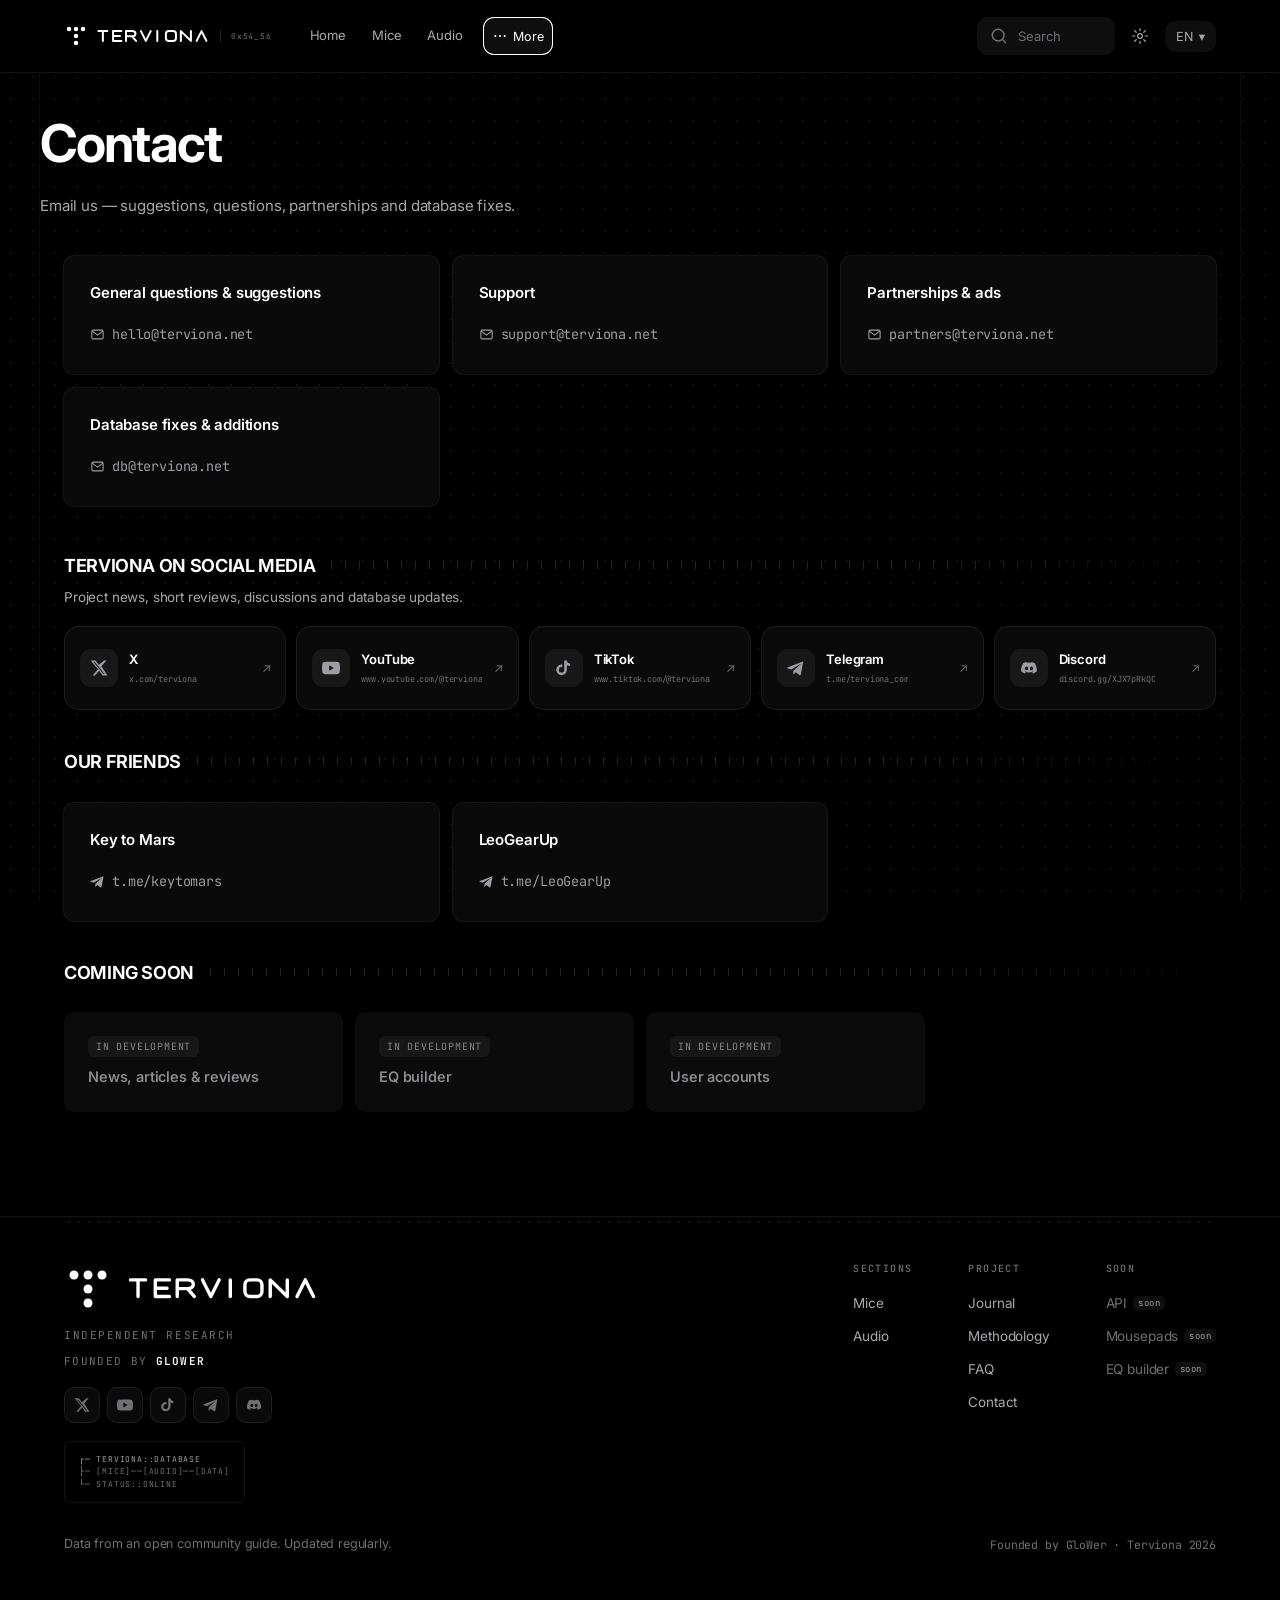
<file: site/contact.html>
<!DOCTYPE html>
<html lang="ru" data-theme="dark">
<head>
<meta charset="UTF-8">
<meta name="viewport" content="width=device-width, initial-scale=1, viewport-fit=cover">
<meta name="theme-color" content="#000000">
<title>Контакты — Terviona</title>
<!-- link preview (Telegram / Discord / VK / WhatsApp) -->
<meta property="og:type" content="website">
<meta property="og:site_name" content="Terviona">
<meta property="og:title" content="Контакты — Terviona">
<meta property="og:description" content="Мышки и аудио — собраны, измерены и разложены по единым тирам.">
<meta property="og:url" content="https://terviona.com/contact.html">
<meta property="og:image" content="https://terviona.com/img/og.png">
<meta property="og:image:width" content="1200">
<meta property="og:image:height" content="630">
<meta name="twitter:card" content="summary_large_image">
<meta name="twitter:image" content="https://terviona.com/img/og.png">
<link rel="icon" href="/favicon-48x48-v2.png" sizes="48x48" type="image/png">
<link rel="icon" href="/favicon-v2.svg" sizes="any" type="image/svg+xml">
<link rel="shortcut icon" href="/favicon.ico">
<link rel="apple-touch-icon" href="/apple-touch-icon.png">
<link rel="manifest" href="/site.webmanifest">
<link rel="preconnect" href="https://fonts.googleapis.com">
<link rel="preconnect" href="https://fonts.gstatic.com" crossorigin>
<link href="https://fonts.googleapis.com/css2?family=Inter:wght@400;500;600;700&family=JetBrains+Mono:wght@400;500;600;700&display=swap" rel="stylesheet">
<link rel="stylesheet" href="css/style.css?v=terviona4">
</head>
<body>
<noscript><div><img src="https://mc.yandex.ru/watch/111136565" style="position:absolute;left:-9999px" alt=""></div></noscript>
<header class="nav" id="nav"></header>

<main>
  <section class="wrap page-head">
    <h1 data-i18n="contact_title">Контакты</h1>
    <p data-i18n="contact_sub"></p>
  </section>

  <section class="wrap">
    <div class="contact-grid" id="contactGrid"></div>
  </section>

  <section class="wrap social-section">
    <div class="sec-head"><h2 style="font-size:18px" data-i18n="social_title">Terviona в соцсетях</h2><span class="rule"></span></div>
    <p class="section-sub" data-i18n="social_sub"></p>
    <div class="social-grid" id="socialGrid"></div>
  </section>

  <section class="wrap">
    <div class="sec-head"><h2 style="font-size:18px" data-i18n="friends_title">Наши друзья</h2><span class="rule"></span></div>
    <div class="contact-grid" id="friendsGrid"></div>
  </section>

  <section class="wrap">
    <div class="sec-head"><h2 style="font-size:18px" data-i18n="soon_title">Скоро</h2><span class="rule"></span></div>
    <div class="soon-grid" id="soonGrid"></div>
  </section>
</main>

<footer class="footer" id="footer"></footer>

<script src="js/i18n.js?v=20260801-perf1"></script>
<script src="js/app.js?v=20260801-perf1"></script>
<script src="js/supabase-config.js"></script>
<script src="js/auth.js?v=20260730-routes1"></script>
<script>
/* Email contacts replace the old Google Forms flow (req #7).
   Addresses are placeholders on the terviona.net domain — swap for
   real inboxes once they exist. */
const MAILS = [
  { key:"contact_general",  mail:"hello@terviona.net" },
  { key:"contact_support",  mail:"support@terviona.net" },
  { key:"contact_partners", mail:"partners@terviona.net" },
  { key:"contact_data",     mail:"db@terviona.net" },
];
/* future sections — stubs for now */
const SOON = ["soon_news","soon_eq","soon_accounts"];
/* friendly projects — telegram links */
const FRIENDS = [
  { name:"Key to Mars", url:"https://t.me/keytomars" },
  { name:"LeoGearUp",   url:"https://t.me/LeoGearUp" },
];

(async function(){
  await initGeoDefaults();
  initTheme(); renderChrome('contact'); applyStaticI18n(); wireGlobal();
  render(); window.PAGE_RENDER = render;

  function render(){
    applyStaticI18n();
    document.getElementById('contactGrid').innerHTML = MAILS.map((m,i) => `
      <div class="contact-card" style="--rd:${i*60}ms">
        <h3>${t(m.key)}</h3>
        <a class="mail" href="mailto:${m.mail}">${ICO.mail}<span>${m.mail}</span></a>
      </div>`).join('');
    document.getElementById('socialGrid').innerHTML = SOCIAL_LINKS.map((social,i) => `
      <a class="social-card" href="${escapeHTML(social.url)}" target="_blank" rel="noopener noreferrer" style="--rd:${i*45}ms" aria-label="Terviona — ${escapeHTML(social.label)}">
        <span class="social-card-icon">${SOCIAL_ICO[social.key]}</span>
        <span><strong>${escapeHTML(social.label)}</strong><small>${escapeHTML(social.url.replace(/^https?:\/\//,'').split('?')[0])}</small></span>
        <span class="social-card-arrow" aria-hidden="true">↗</span>
      </a>`).join('');
    document.getElementById('friendsGrid').innerHTML = FRIENDS.map((f,i) => `
      <div class="contact-card" style="--rd:${i*60}ms">
        <h3>${f.name}</h3>
        <a class="mail" href="${f.url}" target="_blank" rel="noopener noreferrer">${SOCIAL_ICO.telegram}<span>${f.url.replace('https://','')}</span></a>
      </div>`).join('');
    document.getElementById('soonGrid').innerHTML = SOON.map((k,i) => `
      <div class="soon-card" style="--rd:${i*60}ms">
        <span class="soon-badge">${t('soon_badge')}</span>
        <h3>${t(k)}</h3>
      </div>`).join('');
  }
})();
</script>
</body>
</html>
</file>
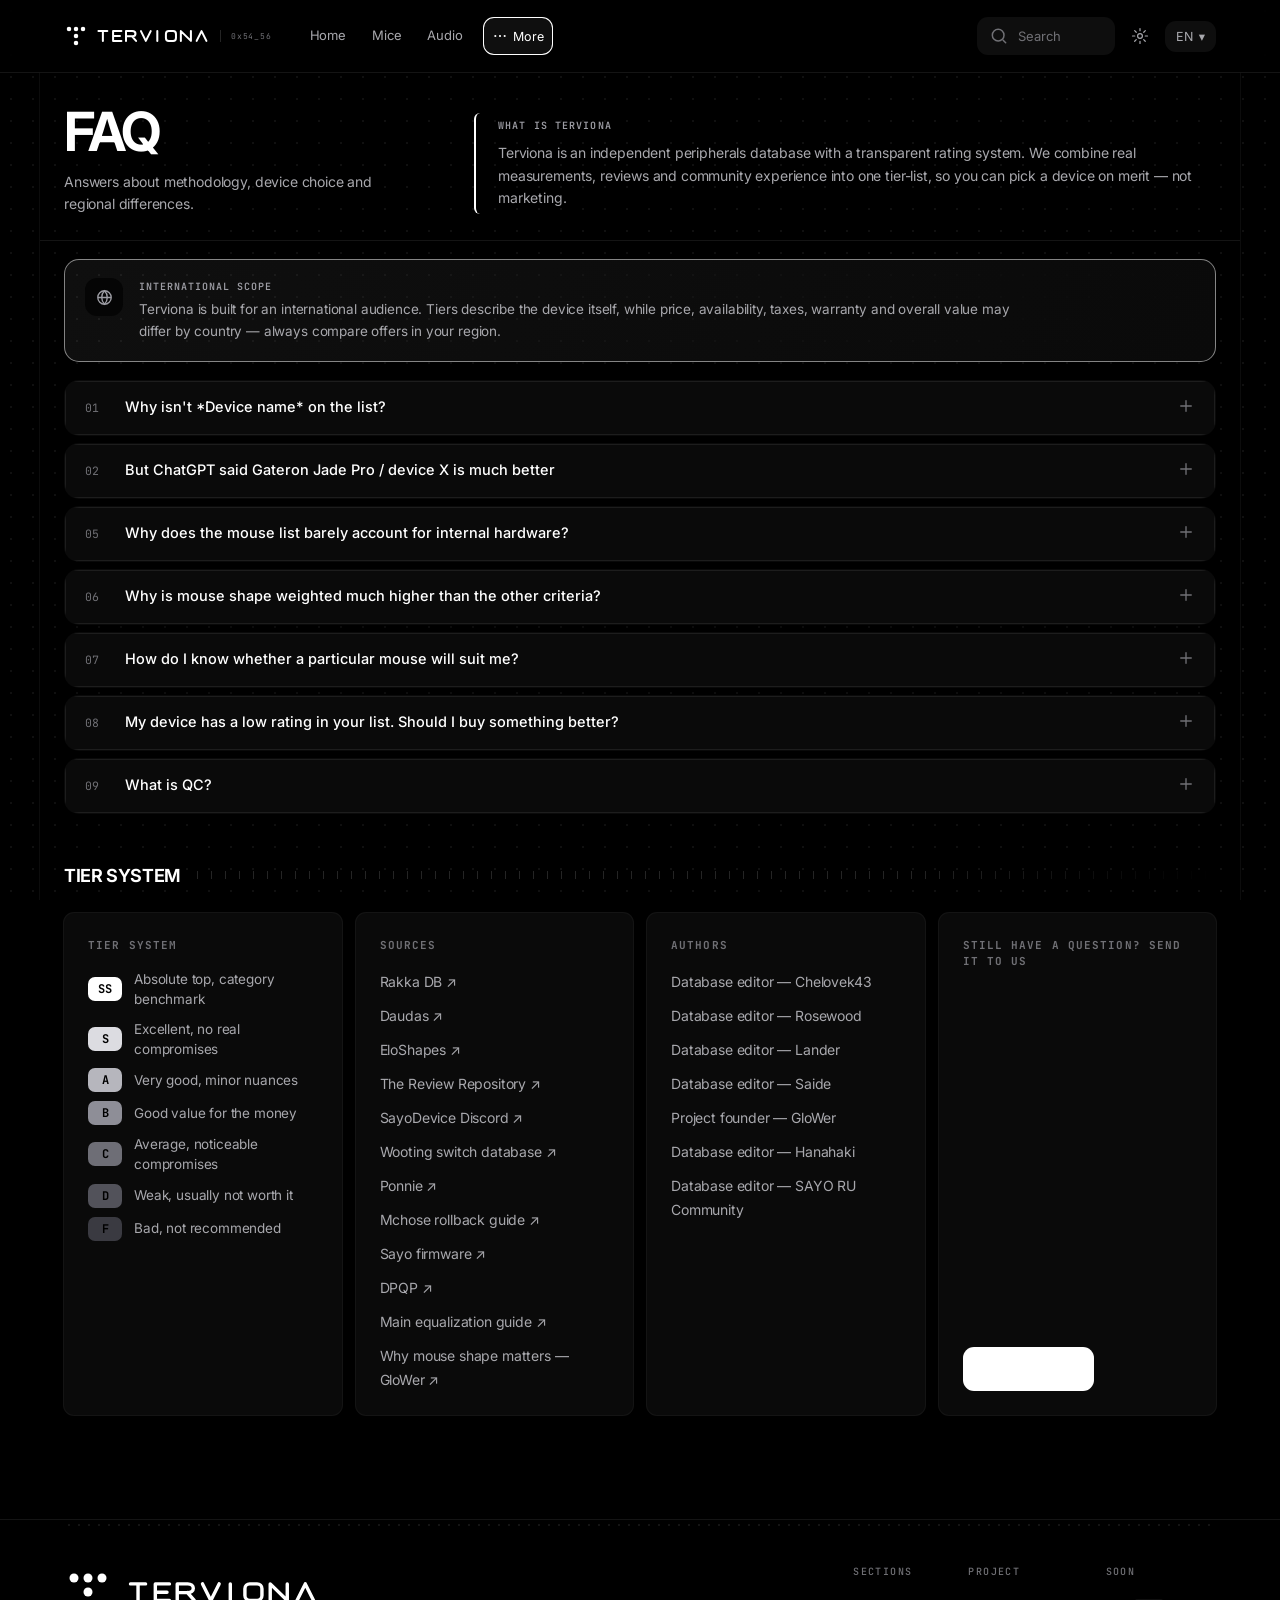
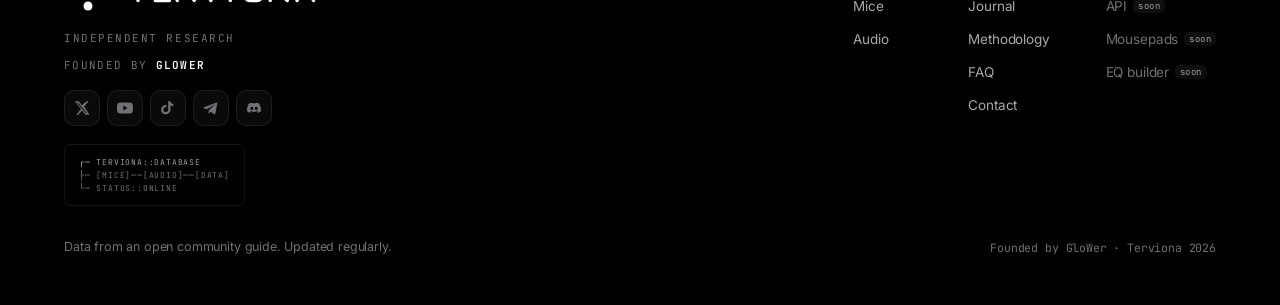
<file: site/faq.html>
<!DOCTYPE html>
<html lang="ru" data-theme="dark">
<head>
<meta charset="UTF-8">
<meta name="viewport" content="width=device-width, initial-scale=1, viewport-fit=cover">
<meta name="theme-color" content="#000000">
<title>FAQ — Terviona</title>
<meta name="description" content="FAQ Terviona: методология тир-листов, выбор устройств и региональные различия.">
<meta property="og:type" content="website">
<meta property="og:site_name" content="Terviona">
<meta property="og:title" content="FAQ — Terviona">
<meta property="og:description" content="Методология тир-листов, выбор устройств и региональные различия.">
<meta property="og:url" content="https://terviona.com/faq.html">
<meta property="og:image" content="https://terviona.com/img/og.png">
<meta property="og:image:width" content="1200">
<meta property="og:image:height" content="630">
<meta name="twitter:card" content="summary_large_image">
<meta name="twitter:image" content="https://terviona.com/img/og.png">
<link rel="icon" href="/favicon-48x48-v2.png" sizes="48x48" type="image/png">
<link rel="icon" href="/favicon-v2.svg" sizes="any" type="image/svg+xml">
<link rel="shortcut icon" href="/favicon.ico">
<link rel="apple-touch-icon" href="/apple-touch-icon.png">
<link rel="manifest" href="/site.webmanifest">
<link rel="preconnect" href="https://fonts.googleapis.com">
<link rel="preconnect" href="https://fonts.gstatic.com" crossorigin>
<link href="https://fonts.googleapis.com/css2?family=Inter:wght@400;500;600;700&family=JetBrains+Mono:wght@400;500;600;700&display=swap" rel="stylesheet">
<link rel="stylesheet" href="css/style.css?v=terviona4">
</head>
<body>
<noscript><div><img src="https://mc.yandex.ru/watch/111136565" style="position:absolute;left:-9999px" alt=""></div></noscript>
<header class="nav" id="nav"></header>

<main>
  <section class="wrap faq-intro">
    <div class="faq-intro-head">
      <h1 data-i18n="faq_title">Частые вопросы</h1>
      <p data-i18n="faq_sub"></p>
    </div>
    <div class="faq-about-panel">
      <h2 data-i18n="about_title">Что такое Terviona</h2>
      <p data-i18n="about_text"></p>
    </div>
  </section>

  <section class="wrap faq-scope-wrap"><div class="faq-scope" id="faqScope"></div></section>
  <section class="wrap faq-questions"><div class="faq-list" id="faqList"></div></section>

  <section class="wrap faq-meta-section">
    <div class="sec-head"><h2 style="font-size:18px" data-i18n="faq_legend">Система тиров</h2><span class="rule"></span></div>
    <div class="info-cards" id="infoCards"></div>
  </section>
</main>

<footer class="footer" id="footer"></footer>

<script src="js/i18n.js?v=20260801-perf1"></script>
<script src="js/app.js?v=20260801-perf1"></script>
<script src="js/supabase-config.js"></script>
<script src="js/auth.js?v=20260730-routes1"></script>
<script>
const TIER_MEAN = {
  ru:{SS:"Абсолютный топ, эталон категории",S:"Отличный выбор без компромиссов",A:"Очень хорошо, лёгкие нюансы",B:"Хорошо за свои деньги",C:"Средне, есть заметные компромиссы",D:"Слабо, чаще не стоит внимания",F:"Плохо, брать не рекомендуется"},
  en:{SS:"Absolute top, category benchmark",S:"Excellent, no real compromises",A:"Very good, minor nuances",B:"Good value for the money",C:"Average, noticeable compromises",D:"Weak, usually not worth it",F:"Bad, not recommended"},
  uk:{SS:"Абсолютний топ, еталон категорії",S:"Відмінний вибір без компромісів",A:"Дуже добре, легкі нюанси",B:"Добре за свої гроші",C:"Середньо, є помітні компроміси",D:"Слабко, частіше не варте уваги",F:"Погано, брати не рекомендується"},
};

(async function(){
  await initGeoDefaults();
  initTheme(); renderChrome('faq'); applyStaticI18n(); wireGlobal();
  await loadFAQ().catch(()=>{});
  render();
  window.PAGE_RENDER = render;

  function render(){
    applyStaticI18n();
    const faq = DB.data.faq || {questions:[],sources:[],authors:[]};
    const scope = localizedValue(faq.scope);
    document.getElementById('faqScope').innerHTML = `
      <div class="faq-scope-icon" aria-hidden="true"><svg viewBox="0 0 24 24" fill="none" stroke="currentColor" stroke-width="1.7"><circle cx="12" cy="12" r="8.5"/><path d="M3.8 12h16.4M12 3.5c2.4 2.4 3.5 5.2 3.5 8.5S14.4 18.1 12 20.5C9.6 18.1 8.5 15.3 8.5 12S9.6 5.9 12 3.5Z"/></svg></div>
      <div><h2>${t('faq_scope_title')}</h2><p>${escapeHTML(scope)}</p></div>`;

    document.getElementById('faqList').innerHTML = faq.questions.map((q,i) => {
      const qId = `faq-q-${q.n}`;
      const aId = `faq-a-${q.n}`;
      const source = q.url ? `<a class="faq-source" href="${escapeHTML(q.url)}" target="_blank" rel="noopener noreferrer">${t('source')} ↗</a>` : '';
      return `<div class="faq-item" style="--rd:${Math.min(i*45,450)}ms">
        <button class="faq-q" id="${qId}" aria-expanded="false" aria-controls="${aId}">
          <span class="qn num">${String(q.n).padStart(2,'0')}</span>
          <span class="qt">${escapeHTML(localizedField(q,'q'))}</span>
          <span class="qx" aria-hidden="true"><svg width="18" height="18" viewBox="0 0 24 24" fill="none" stroke="currentColor" stroke-width="1.8"><path d="M12 5v14M5 12h14" stroke-linecap="round"/></svg></span>
        </button>
        <div class="faq-a" id="${aId}" role="region" aria-labelledby="${qId}" aria-hidden="true"><div class="inner"><p>${escapeHTML(localizedField(q,'a'))}</p>${source}</div></div>
      </div>`;
    }).join('');

    document.querySelectorAll('.faq-item').forEach(item => {
      const button = item.querySelector('.faq-q');
      const answer = item.querySelector('.faq-a');
      button.addEventListener('click', () => {
        const open = item.classList.toggle('open');
        button.setAttribute('aria-expanded', String(open));
        answer.setAttribute('aria-hidden', String(!open));
        answer.style.maxHeight = open ? answer.scrollHeight+'px' : '0';
      });
    });

    const mean = TIER_MEAN[LANG] || TIER_MEAN.ru;
    const legend = TIERS.map(tr => `<div class="tl-row"><span class="tl-badge t-${tr.toLowerCase()}">${tr}</span><span>${mean[tr]}</span></div>`).join('');
    const sources = faq.sources.map(s => {
      const name = localizedField(s,'name');
      return `<li>${s.url?`<a href="${escapeHTML(s.url)}" target="_blank" rel="noopener noreferrer">${escapeHTML(name)} ↗</a>`:`<span>${escapeHTML(name)}</span>`}</li>`;
    }).join('');
    const authors = faq.authors.map(a => `<li><span>${escapeHTML(localizedField(a,'role'))} — ${escapeHTML(a.name)}</span></li>`).join('');
    const askUrl = faq.ask_url || 'contact.html';
    document.getElementById('infoCards').innerHTML = `
      <div class="info-card" style="--rd:0ms"><h4>${t('faq_legend')}</h4><div class="tier-legend">${legend}</div></div>
      <div class="info-card" style="--rd:60ms"><h4>${t('faq_sources')}</h4><ul>${sources}</ul></div>
      <div class="info-card" style="--rd:120ms"><h4>${t('faq_authors')}</h4><ul>${authors}</ul></div>
      <div class="info-card faq-ask-card" style="--rd:180ms"><h4>${t('faq_ask')}</h4><a class="faq-ask-link" href="${escapeHTML(askUrl)}" target="_blank" rel="noopener noreferrer">${t('faq_ask_cta')} ↗</a></div>`;
  }
})();
</script>
</body>
</html>
</file>
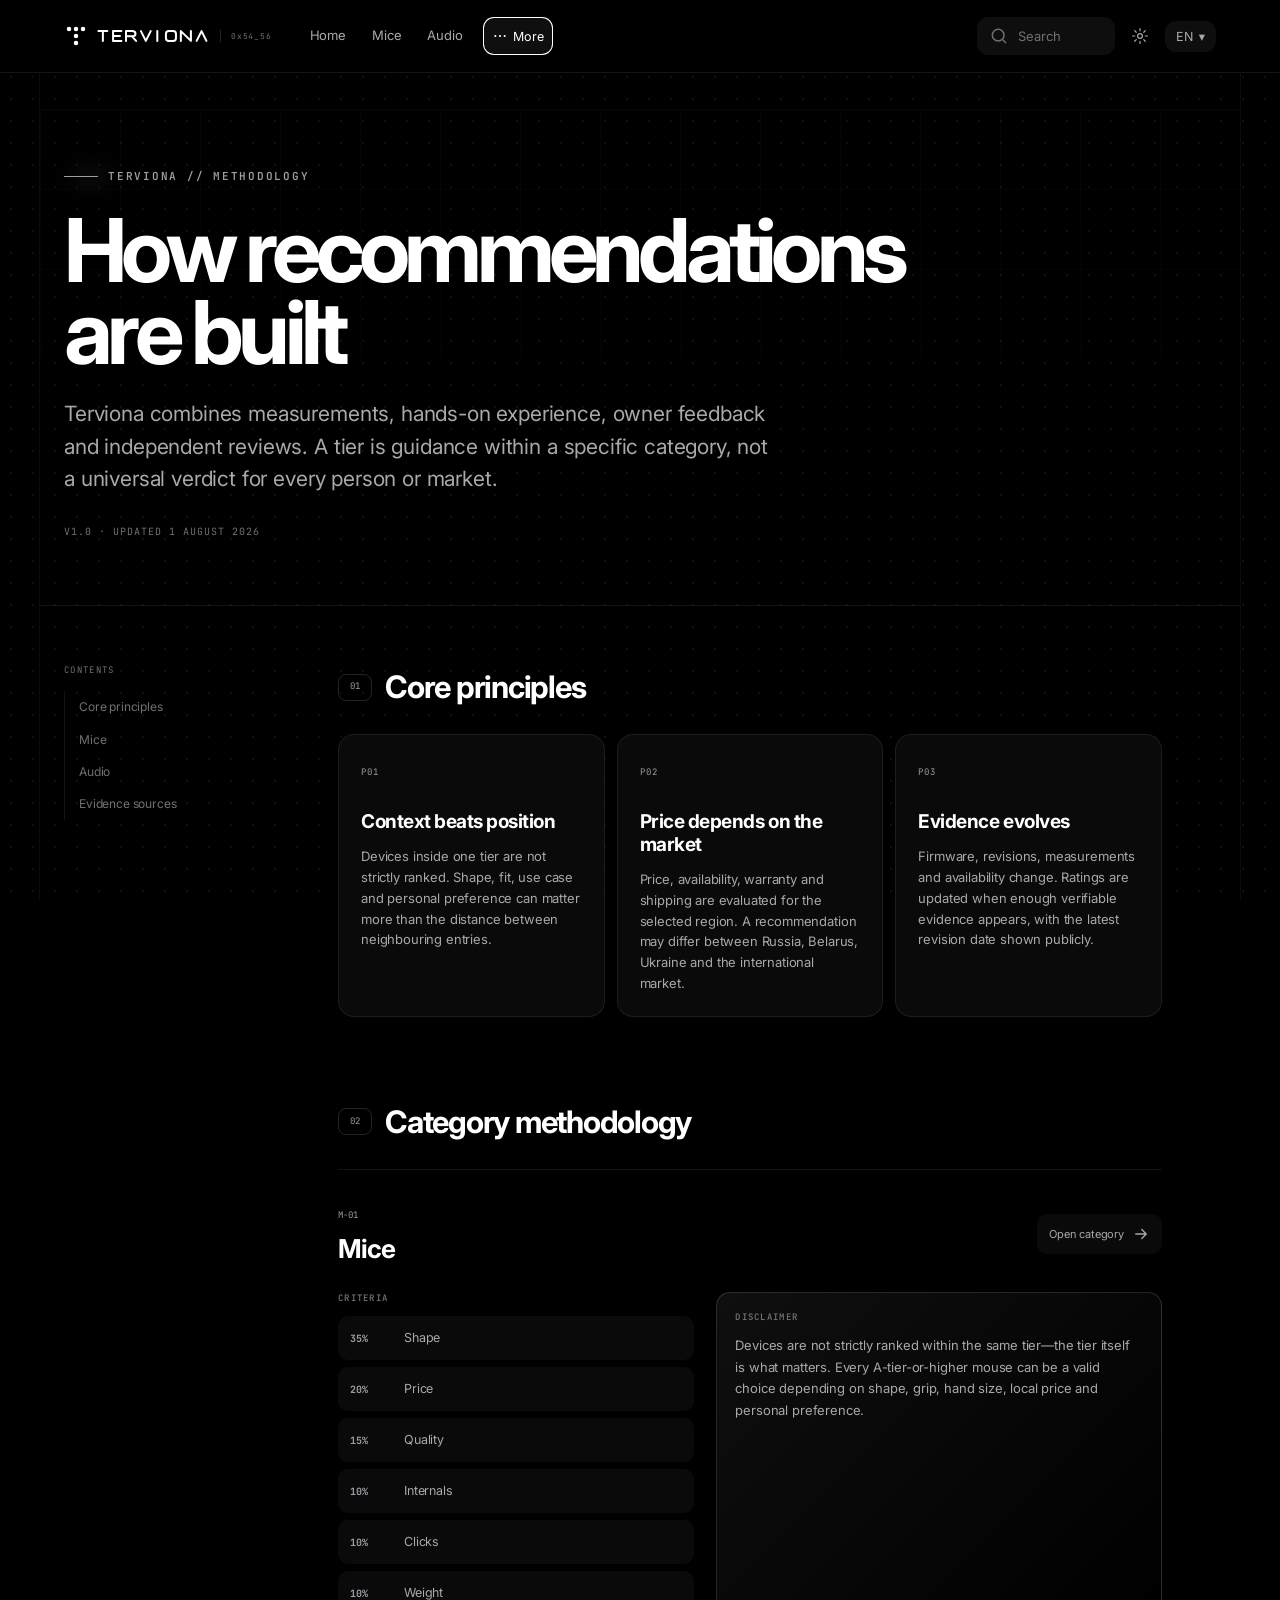
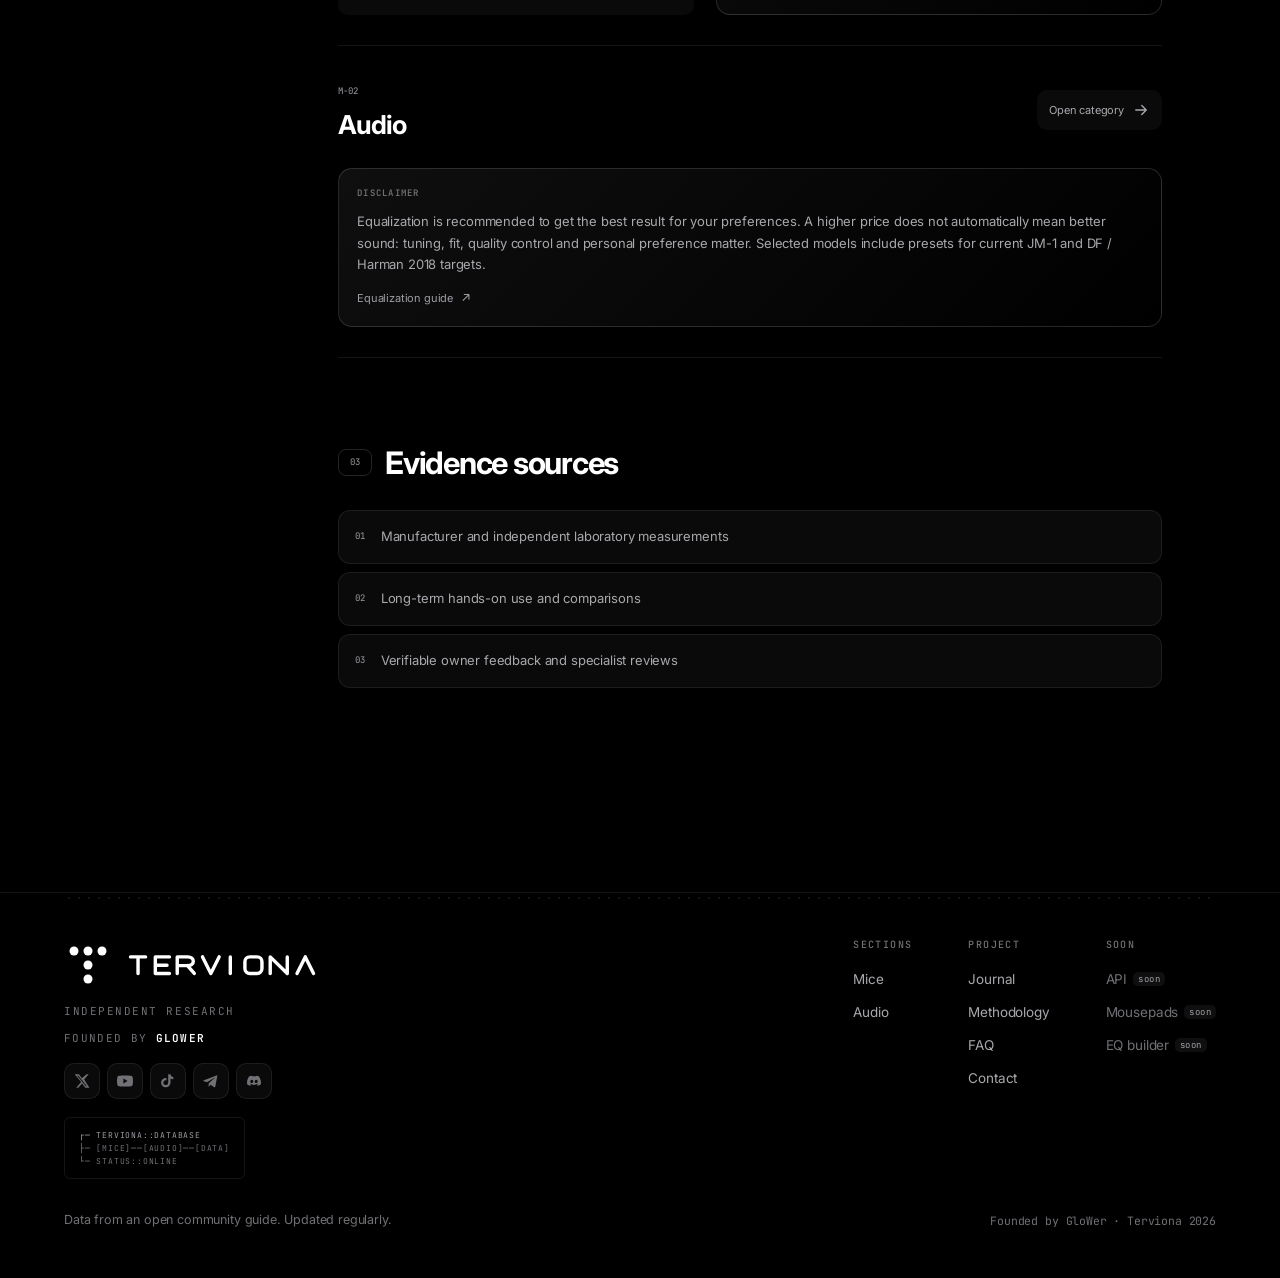
<file: site/methodology.html>
<!DOCTYPE html>
<html lang="ru" data-theme="dark">
<head>
<meta charset="UTF-8">
<meta name="viewport" content="width=device-width, initial-scale=1, viewport-fit=cover">
<meta name="theme-color" content="#000000">
<title>Методология — Terviona</title>
<meta name="description" content="Как Terviona формирует тиры и рекомендации для разных категорий устройств и рынков.">
<meta property="og:type" content="website">
<meta property="og:site_name" content="Terviona">
<meta property="og:title" content="Методология — Terviona">
<meta property="og:description" content="Критерии, веса, источники и дисклеймеры рейтингов Terviona.">
<meta property="og:url" content="https://terviona.com/methodology">
<meta property="og:image" content="https://terviona.com/img/og.png">
<meta name="twitter:card" content="summary_large_image">
<link rel="canonical" href="https://terviona.com/methodology">
<link rel="icon" href="/favicon-48x48-v2.png" sizes="48x48" type="image/png">
<link rel="icon" href="/favicon-v2.svg" sizes="any" type="image/svg+xml">
<link rel="apple-touch-icon" href="/apple-touch-icon.png">
<link rel="manifest" href="/site.webmanifest">
<link rel="preconnect" href="https://fonts.googleapis.com">
<link rel="preconnect" href="https://fonts.gstatic.com" crossorigin>
<link href="https://fonts.googleapis.com/css2?family=Inter:wght@400;500;600;700&family=JetBrains+Mono:wght@400;500;600;700&display=swap" rel="stylesheet">
<link rel="stylesheet" href="css/style.css?v=20260801-journal1">
</head>
<body>
<header class="nav" id="nav"></header>
<main class="methodology-page">
  <section class="wrap methodology-hero">
    <span class="journal-kicker mono">TERVIONA // METHODOLOGY</span>
    <h1 id="methodologyTitle">Как формируются рекомендации</h1>
    <p id="methodologyIntro"></p>
    <div class="methodology-version mono" id="methodologyVersion"></div>
  </section>

  <section class="wrap methodology-layout">
    <aside class="methodology-toc" aria-label="Содержание">
      <div class="methodology-toc-inner">
        <span class="methodology-toc-label mono" id="methodologyTocLabel">СОДЕРЖАНИЕ</span>
        <nav id="methodologyToc"></nav>
      </div>
    </aside>
    <div class="methodology-content">
      <section class="methodology-principles" id="methodologyPrinciples"></section>
      <section class="methodology-categories" id="methodologyCategories"></section>
      <section class="methodology-sources" id="methodologySources"></section>
    </div>
  </section>
</main>
<footer class="footer" id="footer"></footer>

<script src="js/i18n.js?v=20260801-journal1"></script>
<script src="js/app.js?v=20260801-journal1"></script>
<script src="js/supabase-config.js"></script>
<script src="js/auth.js?v=20260801-journal1"></script>
<script src="js/methodology.js?v=20260801-journal1"></script>
</body>
</html>
</file>
<file: site/css/style.css>
/* ============================================================
   Terviona — design system v4 · "DOT MATRIX" + v5 home layer
   Design language: Nothing (nothing.tech).
   Principles:
     · monochrome — pure black, pure white, greys, plus one home-page signal
     · dot-matrix texture as the brand motif (hero + section markers)
     · hairline borders, flat surfaces, sharp geometry
     · mono/uppercase technical labels · big editorial type
     · depth via background steps, never via colour
   ============================================================ */

:root {
  /* mono base */
  --bg:        #000;
  --bg-2:      rgb(5,5,5);
  --card:      rgb(10,10,10);
  --card-2:    rgb(14,14,14);
  --card-hi:   rgb(20,20,20);
  --line:      rgba(255,255,255,.08);
  --line-2:    rgba(255,255,255,.14);
  --text:      #fff;
  --text-2:    rgb(168,168,173);
  --text-3:    rgb(112,112,117);

  /* accent — white. The "signal" of the interface is brightness itself. */
  --acc:       #fff;
  --acc-2:     #fff;
  --acc-3:     rgb(157,157,164);
  --acc-4:     rgb(229,229,234);
  --brand-signal:#fff;
  --acc-glow:  rgba(255,255,255,.10);
  --acc-soft:  rgba(255,255,255,.06);
  /* the single signal colour of the home page — used at most three times */
  --accent:    #ff5c00;
  /* EQ state — monochrome (the "after EQ" curve is dashed white) */
  --eq:        #fff;
  --eq-2:      rgb(229,229,234);
  --eq-glow:   rgba(255,255,255,.18);
  --eq-soft:   rgba(255,255,255,.08);
  /* FR graph surface — black with grey grid/ticks */
  --frr-bg:    transparent;
  --frr-grid:  rgba(255,255,255,.10);
  --frr-tick:  rgba(255,255,255,.5);
  --frr-target:rgb(157,157,164);

  /* monochrome grade ramp (SS…F): white top → deep grey bottom.
     Mirror of TIER_COLORS in js/app.js. */
  --t-ss: #fff;
  --t-s:  rgb(220,220,225);
  --t-a:  rgb(182,182,189);
  --t-b:  rgb(142,142,151);
  --t-c:  rgb(110,110,118);
  --t-d:  rgb(82,82,90);
  --t-f:  rgb(58,58,65);
  --t-x:  rgb(110,110,115);
  /* tier-badge text: black on white (dark theme), flipped in light theme */
  --tier-fg: #000;

  /* audio price bands: pale → solid white as price climbs (pb-0 = unknown) */
  --pb-0: rgba(255,255,255,.08);
  --pb-1: rgba(255,255,255,.06);
  --pb-2: rgba(255,255,255,.12);
  --pb-3: rgba(255,255,255,.20);
  --pb-4: rgba(255,255,255,.34);

  --glass:    rgba(0,0,0,.82);
  --glass-hi: rgba(0,0,0,.92);
  --glass-edge:rgba(255,255,255,.12);
  --glass-hi-line:rgba(255,255,255,.08);
  --glass-sheen:rgba(255,255,255,.02);
  --shadow:    0 16px 48px rgba(0,0,0,.6);
  --shadow-sm: 0 2px 10px rgba(0,0,0,.4);
  --shadow-card: 0 0 0 1px var(--line);

  --r: 10px; --r-sm: 6px; --maxw: 1200px;
  --nav-h: 72px;                     /* flat top bar footprint */
  --ease: cubic-bezier(.22,.61,.36,1);
  --mono: 'JetBrains Mono','SF Mono',ui-monospace,Menlo,Consolas,monospace;
  --sans: 'Inter',-apple-system,BlinkMacSystemFont,'Segoe UI',Roboto,system-ui,sans-serif;

  /* ruler tick pattern — technical motif */
  --ticks: repeating-linear-gradient(90deg, var(--line-2) 0 1px, transparent 1px 14px);
  /* dot-matrix — the brand element (Nothing-style) */
  --dots: radial-gradient(circle, rgba(255,255,255,.13) 1px, transparent 1.3px);
}
:root[data-theme="light"]{
  --bg:#fff; --bg-2:rgb(244,244,244); --card:#fff; --card-2:rgb(250,250,250); --card-hi:#fff;
  --line:rgba(0,0,0,.09); --line-2:rgba(0,0,0,.16);
  --text:rgb(10,10,10); --text-2:rgb(86,86,89); --text-3:rgb(151,151,156);
  --brand-signal:rgb(10,10,10);
  --tier-fg:#fff;
  --t-b:rgb(165,165,172); --t-c:rgb(148,148,155); --t-d:rgb(130,130,138); --t-f:rgb(110,110,118);
  --frr-bg:transparent; --frr-grid:rgba(0,0,0,.10); --frr-tick:rgba(0,0,0,.55); --frr-target:rgb(110,110,115);
  --glass:rgba(255,255,255,.85); --glass-hi:rgba(255,255,255,.95);
  --glass-edge:rgba(0,0,0,.10);--glass-hi-line:rgba(255,255,255,.75);--glass-sheen:rgba(255,255,255,.5);
  --shadow:0 16px 48px rgba(0,0,0,.10); --shadow-sm:0 2px 10px rgba(0,0,0,.06);
  --shadow-card:0 0 0 1px rgba(0,0,0,.09);
  --pb-0:rgba(0,0,0,.06); --pb-1:rgba(0,0,0,.05); --pb-2:rgba(0,0,0,.10); --pb-3:rgba(0,0,0,.17); --pb-4:rgba(0,0,0,.30);
  --dots: radial-gradient(circle, rgba(0,0,0,.14) 1px, transparent 1.3px);
}
:root[data-theme="light"] .nav-in{box-shadow:none;background:rgba(255,255,255,.88)}
:root[data-theme="light"] .nav-in::before{background:none}

*{box-sizing:border-box;margin:0;padding:0}
html{-webkit-text-size-adjust:100%;scroll-behavior:smooth}
body{
  font-family:var(--sans); background:var(--bg); color:var(--text);
  line-height:1.5; letter-spacing:-.01em; min-height:100vh;
  -webkit-font-smoothing:antialiased; text-rendering:optimizeLegibility;
  transition:background .3s var(--ease), color .3s var(--ease);
}
/* the dot-matrix field — pure Nothing. Barely-there dot grid over pure black. */
body::before{
  content:""; position:fixed; inset:0; z-index:-2; pointer-events:none;
  background:var(--dots) 0 0/22px 22px;
  opacity:.5;
}
/* two vertical measurement hairlines framing the content column */
body::after{
  content:""; position:fixed; top:0; bottom:0; left:50%; z-index:-1; pointer-events:none;
  width:min(var(--maxw), calc(100vw - 48px)); transform:translateX(-50%);
  border-left:1px solid var(--line); border-right:1px solid var(--line);
  opacity:.6;
}
a{color:inherit;text-decoration:none}
button{font-family:inherit;cursor:pointer;border:none;background:none;color:inherit}
input,select{font-family:inherit}
.mono{font-family:var(--mono);font-feature-settings:"tnum" 1}
.num{font-family:var(--mono);font-feature-settings:"tnum" 1;letter-spacing:-.02em}
.wrap{max-width:var(--maxw);margin:0 auto;padding:0 24px}
.mut{color:var(--text-2)} .mut3{color:var(--text-3)}
::selection{background:var(--acc-soft);color:var(--text)}
:focus-visible{outline:2px solid var(--acc-2);outline-offset:2px;border-radius:6px}

/* ============================================================ NAV — flat industrial top bar (Nothing) */
.nav{position:sticky;top:0;z-index:60;padding:0;animation:navIn .5s var(--ease) both;background:var(--glass);backdrop-filter:blur(22px) saturate(150%);-webkit-backdrop-filter:blur(22px) saturate(150%);border-bottom:1px solid var(--line)}
/* full-width translucent bar: one hairline underneath, no pill, no float shadow */
.nav-in{
  position:relative;isolation:isolate;
  display:flex;align-items:center;gap:8px;height:var(--nav-h);padding:0 24px;
  max-width:var(--maxw);margin:0 auto;width:100%;
  background:transparent;
  border:none;border-radius:0;
  box-shadow:none;
}
.nav-in::before{display:none}
.brand{display:flex;align-items:center;gap:9px;color:var(--text);min-width:max-content;flex:none}
.brand-symbol{display:grid;width:24px;height:24px;place-items:center}
.brand-mark{display:block;width:100%;height:100%;overflow:visible}
.brand-wordmark{display:grid;width:112px;height:22px;place-items:center}
.brand-wordmark-svg{display:block;width:100%;height:100%;overflow:visible}
.brand-code{margin-left:2px;padding-left:10px;border-left:1px solid var(--line-2);color:var(--text-3);font-size:8px;letter-spacing:.1em;transition:color .2s var(--ease)}
.brand:hover .brand-code{color:var(--text)}
.nav-links{display:flex;align-items:center;gap:2px;margin-left:18px;min-width:0}
.nav-links a{position:relative;font-size:13px;color:var(--text-2);padding:8px 12px;border-radius:0;white-space:nowrap;transition:color .18s var(--ease)}
.nav-links a::after{content:"";position:absolute;left:12px;right:12px;bottom:2px;height:2px;background:var(--text);transform:scaleX(0);transform-origin:left;transition:transform .22s var(--ease)}
.nav-links a:hover{color:var(--text)}
.nav-links a.active{color:var(--text)}
.nav-links a.active::after{transform:scaleX(1)}
/* "Сборка по бюджету — soon": same footprint as a nav link, muted + a mono
   chip that matches the footer/eq "soon" badges, so it reads as coming-soon
   rather than an odd bit of raw text. */
.nav-soon{display:inline-flex;align-items:center;gap:6px;font-size:13.5px;color:var(--text-3);padding:8px 12px;border-radius:10px;cursor:default;white-space:nowrap}
.nav-soon i{font-style:normal;font-family:var(--mono);font-size:9px;text-transform:uppercase;letter-spacing:.05em;color:var(--acc-3);background:var(--acc-soft);border-radius:5px;padding:1px 5px}
.nav-more-wrap{flex:none}
.nav-more-btn{display:flex;align-items:center;gap:5px;height:38px;padding:0 9px;border-radius:11px;font-size:12.5px;color:var(--text-2);white-space:nowrap;transition:color .18s var(--ease),background .18s var(--ease)}
.nav-more-btn:hover,.nav-more-btn.active,.nav-more-btn[aria-expanded="true"]{color:var(--text);background:var(--card-hi)}
.nav-more-btn.active{box-shadow:0 0 0 1px var(--acc) inset;background:var(--acc-soft)}
.nav-right{margin-left:auto;display:flex;align-items:center;gap:6px}
.icon-btn{width:38px;height:38px;display:grid;place-items:center;border-radius:11px;color:var(--text-2);transition:all .18s var(--ease)}
.icon-btn:hover{color:var(--text);background:var(--card-hi)}
.mini-search{display:flex;align-items:center;gap:9px;height:38px;padding:0 12px;border-radius:11px;background:var(--card-2);color:var(--text-3);font-size:13px;min-width:138px;transition:color .18s var(--ease),background .18s var(--ease)}
.mini-search svg{flex:none}
.mini-search:hover{background:var(--card-hi);color:var(--text-2)}
.ms-kbd{margin-left:auto;display:flex;gap:3px}
.ms-kbd kbd,.st-hint kbd{font-family:var(--mono);font-size:10.5px;padding:2px 6px;border-radius:5px;background:var(--bg);border:1px solid var(--line);color:var(--text-3)}

/* popovers (settings + lang) */
.pop-sel{position:relative}
.lang-btn{display:flex;align-items:center;gap:6px;font-size:12.5px;color:var(--text-2);padding:8px 11px;border-radius:11px;background:var(--card-2);transition:color .15s var(--ease),background .15s var(--ease)}
.lang-btn:hover{color:var(--text);background:var(--card-hi)}
.pop-menu{position:absolute;right:0;top:48px;background:var(--glass-hi);backdrop-filter:blur(24px);-webkit-backdrop-filter:blur(24px);border:1px solid var(--line);border-radius:16px;padding:7px;min-width:170px;box-shadow:var(--shadow);display:none;z-index:70}
.pop-menu.open{display:block;animation:pop .16s var(--ease)}
.pop-menu>button{display:block;width:100%;text-align:left;padding:9px 11px;border-radius:10px;font-size:13px;color:var(--text-2)}
.pop-menu>button:hover{background:var(--card-hi);color:var(--text)}
.pop-menu>button.active{color:var(--text);background:var(--acc-soft)}
.nav-more-menu{left:0;right:auto;min-width:224px}
.nav-menu-label{display:block;padding:4px 10px 7px;font-family:var(--mono);font-size:9px;letter-spacing:.1em;text-transform:uppercase;color:var(--text-3)}
.nav-menu-link{display:flex;align-items:center;justify-content:space-between;gap:12px;width:100%;min-height:38px;padding:8px 10px;border-radius:10px;font-size:13px;color:var(--text-2);white-space:nowrap;transition:color .15s var(--ease),background .15s var(--ease)}
.nav-menu-link:hover{color:var(--text);background:var(--card-hi)}
.nav-menu-link.active{color:var(--text);background:var(--acc-soft)}
.nav-menu-soon{cursor:default;color:var(--text-3)}
.nav-menu-soon i{font-style:normal;font-family:var(--mono);font-size:8.5px;text-transform:uppercase;letter-spacing:.05em;color:var(--acc-3);background:var(--acc-soft);border-radius:5px;padding:2px 5px}
.nav-menu-wrap{display:none}
.mobile-nav-menu{right:0;width:min(330px,calc(100vw - 20px));padding:8px}
.mobile-nav-search{display:flex!important;align-items:center;gap:10px;width:100%;height:42px!important;margin-bottom:7px;padding:0 11px!important;border-radius:10px!important;background:var(--card-2);color:var(--text-2)!important;font-size:13px!important}
.mobile-nav-search svg{flex:none}
/* settings menu */
.set-menu{min-width:252px;padding:12px}
.set-row{display:flex;align-items:center;justify-content:space-between;gap:10px;padding:7px 3px}
.set-row+.set-row{border-top:1px solid var(--line)}
.set-lbl{font-size:11px;color:var(--text-3);text-transform:uppercase;letter-spacing:.08em;font-family:var(--mono)}
.seg{display:flex;gap:3px;background:var(--bg);border-radius:10px;padding:3px}
.seg button{display:inline-flex;align-items:center;gap:5px;padding:5px 9px;border-radius:7px;font-size:12px;color:var(--text-2);white-space:nowrap;transition:background .15s var(--ease),color .15s var(--ease)}
.seg button svg{width:15px;height:15px}
.seg button span{display:none}
.seg button:hover{color:var(--text)}
.seg button.active{background:var(--acc);color:#fff}

/* ============================================================ HERO — editorial intro + discovery panel */
.hero{padding:52px 24px 34px;text-align:left}
.hero-grid{display:grid;grid-template-columns:minmax(0,1.15fr) minmax(440px,.85fr);align-items:center;gap:48px}
.hero-copy{min-width:0}
.eyebrow{display:inline-flex;align-items:center;gap:9px;font-family:var(--mono);font-size:11px;letter-spacing:.14em;text-transform:uppercase;color:var(--text-3);margin-bottom:18px}
.eyebrow .pulse{width:6px;height:6px;border-radius:50%;background:var(--acc-2);box-shadow:0 0 12px var(--acc-glow);animation:pulse 2.4s infinite}
.hero h1{font-size:clamp(42px,4.7vw,64px);line-height:1.02;font-weight:680;letter-spacing:-.052em;max-width:760px;margin:0 0 22px}
.hero h1>span{display:block}
.hero h1 .hero-line{margin-top:8px}
.hero h1 .grad{display:block;color:var(--text);background:none;-webkit-background-clip:border-box;background-clip:border-box;-webkit-text-fill-color:currentColor}
/* the rotating word carries the dot-matrix strip — the Nothing signature */
.hero h1 .grad::after{content:"";display:block;margin-top:14px;height:10px;width:220px;background:var(--dots) 0 0/10px 10px;opacity:.75}
.hero-rotator{height:1.08em;overflow:hidden}
.hero-word{display:inline-block;will-change:opacity,transform,filter;transition:opacity .32s var(--ease),transform .32s var(--ease),filter .32s var(--ease)}
.hero-word.is-leaving{opacity:0;transform:translateY(-.24em);filter:blur(4px)}
.hero-word.is-entering{opacity:0;transform:translateY(.24em);filter:blur(4px);transition:none}
.hero p.sub{font-size:clamp(15.5px,1.7vw,18px);color:var(--text-2);max-width:590px;margin:0;line-height:1.65}
.hero-meta{margin:18px 0 0;font-size:9.5px;line-height:1.5;letter-spacing:.1em;text-transform:uppercase;color:var(--text-3)}

.hero-discovery{position:relative;min-width:0;padding:26px;border:1px solid var(--line-2);border-radius:0;background:var(--card);box-shadow:none;overflow:hidden}
.hero-discovery::before{content:"";position:absolute;top:0;left:0;right:0;height:8px;background:var(--dots) 0 0/10px 10px;opacity:.6;border-bottom:1px solid var(--line)}
.discovery-head{display:flex;align-items:center;justify-content:space-between;gap:12px;margin-bottom:16px;margin-top:8px}
.discovery-label,.quick-head{font-family:var(--mono);font-size:9.5px;letter-spacing:.12em;text-transform:uppercase;color:var(--text-3)}

/* the primary action — squared, hairline, white-on-hover */
.search-trigger{
  margin:0;width:100%;display:flex;align-items:center;gap:16px;
  height:72px;padding:0 22px;border-radius:0;
  background:var(--bg);border:1px solid var(--line-2);color:var(--text-2);font-size:16px;text-align:left;
  box-shadow:none;
  transition:border-color .22s var(--ease),background .22s var(--ease),color .22s var(--ease);
}
.search-trigger:hover{border-color:var(--text);background:var(--text);color:var(--bg)}
.search-trigger:hover svg{opacity:1}
.search-trigger svg{width:24px;height:24px;flex:none;opacity:.7;transition:opacity .22s var(--ease)}
.search-trigger .st-txt{flex:1;overflow:hidden;text-overflow:ellipsis;white-space:nowrap}
.search-trigger .st-hint{margin-left:auto;display:flex;gap:5px}

.quick-head{margin:22px 0 11px}
.quick-links{display:grid;grid-template-columns:repeat(2,minmax(0,1fr));gap:7px}
.quick-links a:first-child{grid-column:1/-1}
.quick-links a{display:flex;align-items:center;gap:9px;min-width:0;height:44px;padding:0 12px;border:1px solid var(--line);border-radius:11px;color:var(--text-2);font-size:12px;white-space:nowrap;transition:color .18s var(--ease),background .18s var(--ease),border-color .18s var(--ease)}
.quick-links a>span:nth-child(2){min-width:0;overflow:hidden;text-overflow:ellipsis}
.quick-links a>span:last-child{margin-left:auto;color:var(--text-3)}
.quick-links a:hover{color:var(--text);background:var(--card-hi);border-color:var(--line-2)}
.quick-index{font-size:8px;color:var(--acc-3)}

/* lab meta line under the search — Research · Dataset · Verified */
.lab-meta{margin:20px auto 0;display:flex;flex-wrap:wrap;justify-content:center;gap:10px 22px;font-size:11px;letter-spacing:.1em;text-transform:uppercase;color:var(--text-3)}
.lab-meta .lm{display:inline-flex;align-items:center;gap:7px}
.lab-meta .lm::before{content:"";width:10px;height:1px;background:var(--text-3);opacity:.5}
#labMeta .lm::before{display:none}
.discovery-status{margin:0;justify-content:flex-end;gap:0;font-size:9px;letter-spacing:.08em;white-space:nowrap}
.lab-meta .lm.ok{color:var(--acc-3)}
.lab-meta .lm.ok::before{background:var(--acc-3)}
#catHead .lab-meta{margin-top:18px;animation:riseSoft .45s var(--ease) backwards .08s}
.cat-ascii{width:max-content;max-width:100%;margin:14px auto 0;overflow:hidden;white-space:nowrap;color:var(--text-3);font-size:8.5px;letter-spacing:.07em;opacity:.72;animation:riseSoft .45s var(--ease) backwards .14s}

/* about — no box, a quiet editorial block with an accent rule */
.about{max-width:720px;margin:0 auto;text-align:left;padding-left:26px;border-left:2px solid var(--acc)}
.about h2{font-size:15px;font-weight:600;margin-bottom:10px;letter-spacing:.02em}
.about p{font-size:15px;color:var(--text-2);line-height:1.7}

/* stats — a compact dataset rail */
.stats{display:grid;grid-template-columns:repeat(4,minmax(0,1fr));margin:32px 0 0;border-top:1px solid var(--line);border-bottom:1px solid var(--line)}
.stat{min-width:0;padding:18px 24px;text-align:left;border-left:1px solid var(--line);transition:border-color .3s var(--ease),background .3s var(--ease)}
.stat:first-child{border-left:0}
.stat:hover{border-left-color:var(--acc)}
.stat:hover{background:linear-gradient(180deg,var(--acc-soft),transparent)}
.stat .v{font-family:var(--mono);font-size:32px;font-weight:600;letter-spacing:-.04em;line-height:1}
.stat .l{font-size:9.5px;color:var(--text-3);text-transform:uppercase;letter-spacing:.11em;margin-top:8px;font-family:var(--mono)}

/* ============================================================ SECTION HEADS — numbered, with ruler ticks */
.sec-head{display:flex;align-items:baseline;gap:16px;margin:38px 0 26px}
.sec-head h2{font-size:clamp(24px,3.4vw,34px);font-weight:660;letter-spacing:-.03em}
.sec-head .idx{font-family:var(--mono);font-size:12px;color:var(--acc-3);letter-spacing:.08em}
.sec-head .rule{flex:1;height:8px;align-self:center;background-image:var(--ticks);mask-image:linear-gradient(90deg,#000 70%,transparent);-webkit-mask-image:linear-gradient(90deg,#000 70%,transparent)}
.sec-head .sec-meta{font-family:var(--mono);font-size:11px;color:var(--text-3);letter-spacing:.08em;text-transform:uppercase}

/* ============================================================ HOME CATEGORIES — bento composition, borderless */
.cat-grid{display:grid;grid-template-columns:repeat(6,1fr);gap:18px}
.cat-card{
  position:relative;display:flex;flex-direction:column;justify-content:space-between;
  padding:30px;border-radius:var(--r);background:var(--card);box-shadow:var(--shadow-card);
  overflow:hidden;grid-column:span 2;min-height:230px;
  transition:transform .25s var(--ease),box-shadow .25s var(--ease),background .25s var(--ease);
}
/* six cards: two balanced rows of three equal columns */
/* faint ruler ticks along each card's top edge — brand motif */
.cat-card::before{content:"";position:absolute;top:0;left:30px;right:30px;height:6px;background-image:var(--ticks);opacity:.5;transition:opacity .25s var(--ease)}
/* violet bloom that breathes in on hover */
.cat-card::after{content:"";position:absolute;inset:auto -30% -55% -30%;height:70%;background:radial-gradient(closest-side,var(--acc-soft),transparent 75%);opacity:0;transition:opacity .3s var(--ease);pointer-events:none}
.cat-card:hover{transform:translateY(-4px);background:var(--card-2);box-shadow:0 1px 0 var(--glass-hi-line) inset,0 22px 54px rgba(0,0,0,.36)}
.cat-card:hover::before{opacity:1}
.cat-card:hover::after{opacity:1}
.cat-card .cc-top{display:flex;align-items:center;justify-content:space-between;margin-bottom:20px}
.cat-card .cc-ico{width:46px;height:46px;border-radius:14px;display:grid;place-items:center;background:var(--bg-2);color:var(--text);transition:transform .25s var(--ease),color .25s var(--ease)}
.cat-card:hover .cc-ico{transform:scale(1.08);color:var(--acc-3)}
.cat-card .cc-count{font-family:var(--mono);font-size:12px;color:var(--text-3);letter-spacing:.06em}
.cat-card h3{font-size:20px;font-weight:650;letter-spacing:-.02em;margin-bottom:6px}
.cat-card p{font-size:13.5px;color:var(--text-2);line-height:1.45}

/* Coming-soon categories and tools: visually related, clearly non-interactive. */
.builder-card{grid-column:span 2;border:1px dashed var(--line-2);background:transparent;box-shadow:none;cursor:default}
.builder-card:hover{transform:none;background:transparent;box-shadow:none}
.builder-card::before,.builder-card::after{display:none}
.builder-card .cc-ico{background:var(--acc-soft);color:var(--acc-3)}
.builder-card h3{color:var(--text-2)}
.builder-ribbon{position:absolute;top:18px;right:18px;font-family:var(--mono);font-size:9px;letter-spacing:.1em;text-transform:uppercase;color:var(--acc-3);background:var(--acc-soft);padding:4px 8px;border-radius:6px}

/* vertical tier-distribution columns — height ∝ share of devices in tier */
.dist{margin-top:auto;padding-top:22px}
.dist-bars{display:flex;align-items:flex-end;justify-content:center;gap:6px}
.dist-col{flex:1;max-width:64px;display:flex;flex-direction:column;align-items:center;gap:6px}
.dist-track{width:100%;height:64px;display:flex;align-items:flex-end}
.dist-bar{width:100%;border-radius:4px 4px 2px 2px;min-height:4px;opacity:.9;transform:scaleY(0);transform-origin:bottom;transition:transform .7s var(--ease)}
.cat-card.in .dist-bar,.cat-card:not(.reveal) .dist-bar{transform:scaleY(1)}
.dist-tier{font-family:var(--mono);font-size:10px;color:var(--text-3)}

/* ============================================================ CATEGORY PAGE */
.page-head{padding:32px 0 10px}
.page-head .bc{font-family:var(--mono);font-size:12px;color:var(--text-3);margin-bottom:14px;animation:riseSoft .4s var(--ease) backwards}
.page-head .bc a{transition:color .15s var(--ease)}
.page-head .bc a:hover{color:var(--acc-3)}
.page-head h1{font-size:clamp(30px,5vw,52px);font-weight:680;letter-spacing:-.04em;animation:riseSoft .45s var(--ease) backwards}
#catHead h1{text-align:center}
.page-head p{color:var(--text-2);margin-top:12px;max-width:640px;font-size:15px;animation:riseSoft .45s var(--ease) backwards .1s}

/* Category methodology: the rating logic stays visible before filters. */
.method-card{position:relative;display:grid;grid-template-columns:minmax(280px,1.15fr) minmax(320px,1fr);gap:28px;margin-top:20px;padding:24px;border:1px solid var(--line);border-radius:var(--r);background:linear-gradient(135deg,var(--card),color-mix(in srgb,var(--acc-soft) 52%,var(--card)));box-shadow:var(--shadow-sm);overflow:hidden;animation:riseSoft .45s var(--ease) backwards .12s}
.method-card::before{content:"";position:absolute;inset:0 auto 0 0;width:3px;background:linear-gradient(180deg,var(--acc-3),var(--acc));box-shadow:0 0 18px var(--acc-glow)}
.method-card-compact{grid-template-columns:1fr}
.method-copy{min-width:0}
.method-kicker{display:block;margin-bottom:8px;color:var(--acc-3);font-size:9.5px;letter-spacing:.1em;text-transform:uppercase}
.method-copy h2{font-size:19px;font-weight:650;letter-spacing:-.02em}
.method-copy p{max-width:760px;margin-top:10px;color:var(--text-2);font-size:13px;line-height:1.62}
.method-copy p strong{color:var(--text);font-weight:600}
.method-link{display:inline-flex;align-items:center;gap:7px;min-height:40px;margin-top:13px;color:var(--acc-3);font-family:var(--mono);font-size:11px;letter-spacing:.03em}
.method-link svg{width:14px;height:14px}
.method-link:hover{text-decoration:underline;text-underline-offset:4px}
.method-criteria{display:grid;grid-template-columns:repeat(2,minmax(0,1fr));gap:8px;align-self:stretch}
.method-chip{min-height:60px;display:flex;align-items:center;gap:12px;padding:10px 13px;border:1px solid var(--line);border-radius:12px;background:color-mix(in srgb,var(--bg-2) 78%,transparent)}
.method-value{min-width:38px;color:var(--acc-3);font-size:13px;font-weight:650}
.method-label{color:var(--text-2);font-size:12.5px;line-height:1.3}

/* Category intro: keep the existing stacked mobile/tablet composition and
   enhance only wide desktop screens with a title / methodology split. */
@media (min-width:981px){
  .category-intro{max-width:var(--maxw);margin:0 auto;padding:32px 24px 0;display:grid;grid-template-columns:minmax(380px,.95fr) minmax(0,1.65fr);gap:clamp(24px,3vw,40px);align-items:stretch}
  .category-intro>.wrap{width:100%;max-width:none;margin:0;padding:0}
  .category-intro>.page-head{min-width:0;padding:22px 4px 22px 0;display:flex;flex-direction:column;justify-content:center;align-items:flex-start}
  .category-intro #catHead h1{max-width:100%;text-align:left;font-size:clamp(40px,3.7vw,54px);line-height:1.02;overflow-wrap:anywhere}
  .category-intro #catHead .lab-meta{margin-right:0;margin-left:0;justify-content:flex-start;gap:8px 16px}
  .category-intro #catHead .cat-ascii{margin-right:0;margin-left:0}
  .category-intro #catMethod{min-width:0}
  .category-intro .method-card{height:100%;margin-top:0}
}
@media (min-width:981px) and (max-width:1120px){
  .category-intro .method-card{grid-template-columns:1fr;gap:18px}
}

.cat-tabs{display:flex;flex-wrap:wrap;gap:8px;margin-top:26px}
.cat-tabs .chip{flex:1 1 auto;justify-content:center}
.chip{height:42px;padding:0 16px;border-radius:12px;font-size:13px;color:var(--text-2);background:var(--card);box-shadow:var(--shadow-sm);display:inline-flex;align-items:center;gap:8px;transition:all .16s var(--ease);white-space:nowrap}
.chip svg{width:16px;height:16px;opacity:.75}
.chip:hover{color:var(--text);background:var(--card-hi);transform:translateY(-1px)}
.chip.active{color:var(--text);background:var(--acc-soft);box-shadow:0 0 0 1px var(--acc) inset}

/* filter bar — glass, borderless */
.filters{position:sticky;top:var(--nav-h);z-index:40;margin:28px 0 14px;padding:12px;display:flex;flex-wrap:wrap;gap:9px;align-items:center;background:var(--glass);backdrop-filter:blur(18px);-webkit-backdrop-filter:blur(18px);border:1px solid var(--line);border-radius:var(--r);box-shadow:var(--shadow-sm)}
.fsearch{display:flex;align-items:center;gap:8px;padding:0 12px;height:48px;background:var(--bg-2);border-radius:12px;flex:1 1 200px;min-width:150px;transition:box-shadow .16s var(--ease)}
.fsearch:focus-within{box-shadow:0 0 0 2px var(--acc),0 0 16px var(--acc-soft)}
.fsearch svg{width:17px;height:17px;opacity:.6;flex:none}
.fsearch input{background:none;border:none;outline:none;color:var(--text);font-size:14px;width:100%}
.fsearch input::placeholder{color:var(--text-3)}
.select{position:relative}
.select select{height:42px;padding:0 32px 0 13px;border-radius:12px;font-size:13px;color:var(--text-2);background:var(--bg-2);border:none;appearance:none;-webkit-appearance:none;cursor:pointer;outline:none;transition:background .15s var(--ease)}
.select select:hover{color:var(--text);background:var(--card-hi)}
.select::after{content:"▾";position:absolute;right:12px;top:50%;transform:translateY(-50%);pointer-events:none;color:var(--text-3);font-size:10px}
.fchip{height:48px;padding:0 15px;border-radius:12px;font-size:13px;color:var(--text-2);background:var(--bg-2);transition:all .16s var(--ease)}
.fchip:hover{color:var(--text);background:var(--card-hi)}
.fchip.active{color:#fff;background:var(--acc)}
.view-toggle{display:flex;gap:2px;background:var(--bg-2);border-radius:12px;padding:3px}
.view-toggle button{width:40px;height:40px;display:grid;place-items:center;border-radius:9px;color:var(--text-3);transition:background .15s var(--ease),color .15s var(--ease)}
.view-toggle button:hover{color:var(--text)}
.view-toggle button.active{background:var(--acc);color:#fff}
.filters .count{margin-left:auto;font-family:var(--mono);font-size:12px;color:var(--text-3);padding-right:4px}

/* budget selector */
.budget-select{position:relative;display:flex;align-items:center}
.budget-select>svg{position:absolute;left:11px;width:16px;height:16px;pointer-events:none;color:var(--text-3);opacity:.9}
.budget-select select{padding-left:34px}
.budget-select select:hover{color:var(--text)}

/* branded custom dropdowns — native selects stay in the DOM as the state source */
.select.filter-select{position:relative;display:block;min-width:156px}
.select.filter-select::after{display:none}
.filter-select.is-budget,.filter-select.is-price{min-width:188px}
.filter-select.is-sort{min-width:158px}
.filter-select-native{position:absolute!important;width:1px!important;height:1px!important;margin:-1px!important;padding:0!important;overflow:hidden!important;clip-path:inset(50%)!important;white-space:nowrap!important;border:0!important;pointer-events:none!important}
.filter-select-trigger{position:relative;width:100%;height:48px;display:flex;align-items:center;gap:10px;padding:0 12px;border:1px solid transparent;border-radius:12px;background:var(--bg-2);color:var(--text-2);text-align:left;transition:color .16s var(--ease),background .16s var(--ease),border-color .16s var(--ease),box-shadow .16s var(--ease)}
.filter-select-trigger:hover{color:var(--text);background:var(--card-hi)}
.filter-select-trigger:focus-visible{outline:none;border-color:var(--acc);box-shadow:0 0 0 3px var(--acc-soft),0 0 20px var(--acc-glow)}
.filter-select.open .filter-select-trigger{color:var(--text);border-color:color-mix(in srgb,var(--acc) 75%,var(--line));background:var(--card-hi);box-shadow:0 0 0 3px var(--acc-soft)}
.filter-select-icon{width:18px;height:18px;display:grid;place-items:center;flex:none;color:var(--acc-3)}
.filter-select-icon svg{width:18px;height:18px;fill:none;stroke:currentColor;stroke-width:1.65;stroke-linecap:round;stroke-linejoin:round}
.filter-select-copy{min-width:0;display:flex;flex:1;flex-direction:column;justify-content:center;gap:1px}
.filter-select-label{color:var(--text-3);font-size:7.5px;line-height:1.1;letter-spacing:.1em;text-transform:uppercase}
.filter-select-value{overflow:hidden;color:inherit;font-size:12.5px;line-height:1.25;text-overflow:ellipsis;white-space:nowrap}
.filter-select-chevron{width:16px;height:16px;flex:none;fill:none;stroke:currentColor;stroke-width:1.8;stroke-linecap:round;stroke-linejoin:round;color:var(--text-3);transition:transform .18s var(--ease),color .18s var(--ease)}
.filter-select.open .filter-select-chevron{transform:rotate(180deg);color:var(--acc-3)}
.filter-select-menu{position:absolute;z-index:90;top:calc(100% + 8px);left:0;width:max-content;min-width:max(100%,220px);max-width:calc(100vw - 32px);padding:6px;border:1px solid var(--line-2);border-radius:14px;background:color-mix(in srgb,var(--card) 94%,transparent);box-shadow:0 18px 48px rgba(0,0,0,.42),0 0 0 1px color-mix(in srgb,var(--acc) 10%,transparent);backdrop-filter:blur(20px);-webkit-backdrop-filter:blur(20px);animation:filterMenuIn .18s var(--ease) backwards}
.filter-select.is-budget .filter-select-menu,.filter-select.is-price .filter-select-menu{min-width:max(100%,244px)}
.filter-select.align-right .filter-select-menu{right:0;left:auto}
.filter-select-option{position:relative;width:100%;min-height:44px;display:flex;align-items:center;gap:10px;padding:8px 11px;border-radius:10px;color:var(--text-2);font-size:12.5px;text-align:left;white-space:nowrap;transition:color .14s var(--ease),background .14s var(--ease)}
.filter-select-option:hover,.filter-select-option:focus-visible{outline:none;color:var(--text);background:var(--card-hi)}
.filter-select-option[aria-selected="true"]{color:var(--text);background:var(--acc-soft)}
.filter-select-option[aria-selected="true"]::before{content:"";position:absolute;left:0;top:10px;bottom:10px;width:2px;border-radius:2px;background:var(--acc-3);box-shadow:0 0 10px var(--acc-glow)}
.filter-select-mark{position:relative;width:17px;height:17px;flex:none;border:1px solid var(--line-2);border-radius:6px;background:var(--bg-2)}
.filter-select-option[aria-selected="true"] .filter-select-mark{border-color:var(--acc);background:var(--acc)}
.filter-select-option[aria-selected="true"] .filter-select-mark::after{content:"";position:absolute;left:4px;top:4px;width:7px;height:4px;border:solid #fff;border-width:0 0 1.5px 1.5px;transform:rotate(-45deg)}
@keyframes filterMenuIn{from{opacity:0;transform:translateY(-5px) scale(.985)}to{opacity:1;transform:none}}

/* ---------- sticky audio category rail ---------- */
.audio-nav{position:sticky;top:190px;z-index:39;margin:0 0 14px;padding:8px;display:flex;gap:6px;overflow-x:auto;scrollbar-width:none;background:var(--glass);backdrop-filter:blur(18px);-webkit-backdrop-filter:blur(18px);border:1px solid var(--line);border-radius:var(--r-sm);box-shadow:var(--shadow-sm);animation:riseSoft .4s var(--ease) backwards .14s;transition:opacity .2s var(--ease),transform .2s var(--ease),visibility .2s var(--ease)}
.audio-nav[hidden]{display:none}
/* hidden while the user is scrolling (req #3): slides up out of the way and
   returns once scrolling stops (JS toggles .anav-hidden, debounced) */
.audio-nav.anav-hidden{opacity:0;visibility:hidden;transform:translateY(-8px);pointer-events:none}
.audio-nav::-webkit-scrollbar{display:none}
.anav-chip{flex:1 1 auto;text-align:center;height:32px;padding:0 13px;border-radius:9px;font-size:12.5px;color:var(--text-2);white-space:nowrap;transition:color .15s var(--ease),background .15s var(--ease)}
.anav-chip:hover{color:var(--text);background:var(--card-hi)}
.anav-chip.active{color:var(--text);background:var(--acc-soft);box-shadow:0 0 0 1px var(--acc) inset}
@media (min-width:1200px){
  .audio-nav{flex-wrap:wrap;overflow-x:visible}
}
#body .cat-block{scroll-margin-top:var(--anav-offset,240px)}

/* audio device-type groups (req #1): numbered 01/02…, budget sub-bands inside */
.cat-block{margin:52px 0}
.cat-block:first-child{margin-top:28px}
.cat-head{display:flex;align-items:baseline;gap:14px;margin-bottom:20px;padding-bottom:12px;border-bottom:1px solid var(--line)}
.cat-head .cat-num{font-size:13px;font-weight:600;color:var(--acc-3);letter-spacing:.04em;opacity:.9}
.cat-head h3{font-size:19px;font-weight:600;letter-spacing:-.01em}
.cat-head .tier-count{margin-left:auto}

/* budget sub-bands within a device type. The band tint fades from pale (pb-1,
   cheap) to saturated brand-violet (pb-4, premium); pb-0 = unknown price.
   The dot + hairline + left rail all share the band's --pb colour so the
   gradient reads at a glance without shouting. */
.abud{--pb:var(--line-2);position:relative;margin:0 0 22px;padding-left:16px}
.abud:last-child{margin-bottom:0}
.abud::before{content:"";position:absolute;left:0;top:4px;bottom:4px;width:2px;border-radius:2px;background:var(--pb);opacity:.55}
.abud-1{--pb:var(--pb-1)} .abud-2{--pb:var(--pb-2)} .abud-3{--pb:var(--pb-3)} .abud-4{--pb:var(--pb-4)}
.abud-0{--pb:var(--t-x)}
.abud-head{display:flex;align-items:center;gap:9px;margin-bottom:12px}
.abud-head .abud-label{font-size:12.5px;font-weight:600;color:var(--text-2);letter-spacing:.01em}
.abud-4 .abud-head .abud-label{color:var(--acc-3)}
.abud-head .abud-count{font-size:11px;color:var(--text-3)}
.abud-head::before{content:"";width:8px;height:8px;border-radius:50%;background:var(--pb);box-shadow:0 0 0 3px color-mix(in srgb,var(--pb) 22%,transparent)}
.abud-head::after{content:"";flex:1;height:1px;background:linear-gradient(90deg,color-mix(in srgb,var(--pb) 45%,transparent),transparent)}

/* manually-supplied АЧХ image */
.fr-img{width:100%;height:auto;display:block;border-radius:12px;background:var(--frr-bg);animation:fade .45s var(--ease) backwards .15s}

/* ============================================================ TIER BLOCKS + DEVICE "PASSPORT" CARDS */
.tier-block{margin:34px 0}
.budget-section{margin:0 0 44px;padding-top:26px;position:relative}
.budget-section::before{content:"";position:absolute;top:0;left:0;right:0;height:8px;background-image:var(--ticks);opacity:.7}
.budget-section:first-child{padding-top:0}
.budget-section:first-child::before{display:none}
.bsec-head{display:flex;align-items:center;gap:10px;margin-bottom:8px}
.bsec-head h3{font-size:17px;font-weight:700;letter-spacing:.01em}
.bsec-head .tier-count{margin-left:0}
.bg-any{opacity:.9}
.tier-head{display:flex;align-items:center;gap:14px;margin-bottom:14px}
.tier-badge{min-width:44px;height:32px;padding:0 13px;display:inline-flex;align-items:center;justify-content:center;border-radius:10px;font-family:var(--mono);font-weight:700;font-size:15px;color:var(--tier-fg)}
.tier-count{font-size:12px;color:var(--text-3);font-family:var(--mono)}
/* ruler ticks instead of a plain line — brand motif */
.tier-head::after{content:"";flex:1;height:8px;background-image:var(--ticks);opacity:.6;mask-image:linear-gradient(90deg,#000 60%,transparent);-webkit-mask-image:linear-gradient(90deg,#000 60%,transparent)}

/* badge text comes from --tier-fg (white on dark theme, black on light); only
   the fixed grey "x" tier forces white in both themes for contrast */
.t-ss{background:var(--t-ss)} .t-s{background:var(--t-s)} .t-a{background:var(--t-a)}
.t-b{background:var(--t-b)} .t-c{background:var(--t-c)} .t-d{background:var(--t-d)}
.t-f{background:var(--t-f)} .t-x{background:var(--t-x);--tier-fg:#fff}
.bd-ss{--bd:var(--t-ss)} .bd-s{--bd:var(--t-s)} .bd-a{--bd:var(--t-a)} .bd-b{--bd:var(--t-b)}
.bd-c{--bd:var(--t-c)} .bd-d{--bd:var(--t-d)} .bd-f{--bd:var(--t-f)} .bd-x{--bd:var(--t-x)}

/* list = long horizontal rows (device passports) */
.dev-wrap{display:flex;flex-direction:column;gap:10px}
/* Grid cards keep a fixed row height. Their short summary opens as an anchored
   overlay above the rows below, without changing the composition. */
.view-grid .dev{align-self:stretch}
.view-grid .dev-main{flex-wrap:wrap;min-height:160px;align-content:center}
.view-grid .dev-right{width:100%;justify-content:flex-start;gap:10px;margin-top:2px;padding-left:54px}
/* grid tiles: keep every COLLAPSED card the same height by clamping the name
   and the grey spec strip to a single line (ellipsis on overflow). Uniform
   content height + the fixed min-height above = a clean, even grid. */
.view-grid .dev-name{white-space:nowrap;overflow:hidden;text-overflow:ellipsis;max-width:100%}
.view-grid .dev-specs{flex-wrap:nowrap;overflow:hidden;min-height:15px}

/* grid view (ALL sections): cards flow left→right, 3 per row, wrapping to the
   next row (a plain row-major CSS grid — intuitive reading order, always
   left-aligned). Price bands (.abud) stay stacked full-width. A tall
   device-family cell spans as many grid rows as it is tall (set by
   setupAudioGrid), so the following cards fill the space BESIDE it in order. */
.view-grid .dev-wrap:has(> .abud){display:block}
.view-grid .abud{padding-left:16px}
/* 6 fractional tracks, each card spans 2 → 3 per row. The 6-track base lets
   the last row's orphans stretch (setupAudioGrid): 1 card → span 6 (full),
   2 cards → span 3 each (half) so a short final row fills the whole width. */
.view-grid .abud-list,
.view-grid .dev-wrap:not(:has(> .abud)){
  display:grid;grid-template-columns:repeat(6,1fr);
  grid-auto-rows:var(--gh,160px);grid-auto-flow:row;gap:12px;align-items:start}
.view-grid .abud-list > *,
.view-grid .dev-wrap:not(:has(> .abud)) > *{grid-column:span 2}
/* Cards always occupy one row; the expanding detail is taken out of layout. */
.view-grid .abud-list > .dev,
.view-grid .dev-wrap:not(:has(> .abud)) > .dev{align-self:start}
/* a family stays one column-cell; its stacked versions match the grid's row
   rhythm (same card height + gap, no box padding) so the cell is an exact whole
   number of grid rows and its neighbours line up cleanly. */
.view-grid .dev-family{padding:0;background:transparent;align-self:start}
.view-grid .dev-family-cards{gap:12px}
.view-grid .dev-family::before{top:0;bottom:0}

/* borderless card; tier accent lives in a left rail that GLOWS on hover */
.dev{position:relative;border:1px solid transparent;border-radius:14px;background:var(--card);box-shadow:var(--shadow-card);overflow:hidden;transition:background .18s var(--ease),border-color .18s var(--ease),box-shadow .18s var(--ease),transform .18s var(--ease)}
.dev::before{content:"";position:absolute;left:0;top:0;bottom:0;width:3px;background:var(--bd,var(--line-2));opacity:.75;transition:opacity .2s var(--ease),box-shadow .2s var(--ease),width .2s var(--ease);z-index:1}
.dev:hover{background:var(--card-2);border-color:var(--line);box-shadow:0 1px 0 var(--glass-hi-line) inset,0 12px 32px rgba(0,0,0,.24);transform:translateX(2px)}
.dev:hover::before{opacity:1;box-shadow:0 0 14px var(--bd),0 0 4px var(--bd);width:3px}
.dev.open::before{opacity:1;box-shadow:0 0 14px var(--bd)}
.dev-main{display:flex;align-items:center;gap:15px;padding:15px 42px 15px 19px;cursor:pointer;position:relative}
.dev-tier{flex:none;min-width:42px;height:30px;padding:0 10px;display:inline-flex;align-items:center;justify-content:center;border-radius:9px;font-family:var(--mono);font-weight:700;font-size:12.5px;color:var(--tier-fg)}
.dev-tier.lg{min-width:54px;height:42px;font-size:17px}
/* framed device thumbnail (list, grid, modal) */
.dev-thumb{flex:none;position:relative;width:40px;height:40px;border-radius:10px;overflow:hidden;background:var(--bg-2)}
.dev-thumb img{position:absolute;inset:0;width:100%;height:100%;object-fit:cover}
.dev-thumb .dt-ph{position:absolute;inset:0;display:grid;place-items:center;font-family:var(--mono);font-weight:700;font-size:15px;color:var(--text-3)}
.dev-thumb.lg{width:56px;height:56px;border-radius:12px}
.dev-thumb.lg .dt-ph{font-size:22px}
.dev-body{flex:1;min-width:0}
.dev-line1{display:flex;align-items:center;gap:9px;flex-wrap:wrap}
.dev-name{font-size:15px;font-weight:570;letter-spacing:-.01em}
.dev-score{font-size:12.5px;color:var(--text)}
.eq-badge{font-family:var(--mono);font-size:10px;font-weight:700;padding:2px 6px;border-radius:5px;background:var(--acc-soft);color:var(--acc-3);letter-spacing:.05em}
/* passport spec strip: mono, measured */
.dev-specs{display:flex;align-items:center;gap:9px;flex-wrap:wrap;margin-top:5px;font-size:12px;color:var(--text-2);font-family:var(--mono);letter-spacing:0}
.dot-sep{width:3px;height:3px;border-radius:50%;background:var(--text-3);display:inline-block}
.dev-right{display:flex;align-items:center;gap:13px;flex:none}
.dev-brand{font-size:11px;font-family:var(--mono);text-transform:uppercase;letter-spacing:.08em}
.dev-price{font-size:14px;font-weight:600;color:var(--text)}
.dev-caret{position:absolute;right:15px;top:50%;transform:translateY(-50%);color:var(--text-3);opacity:.5;transition:transform .2s var(--ease),opacity .2s var(--ease)}
.dev:hover .dev-caret{opacity:.9}
.dev.open .dev-caret{transform:translateY(-50%) rotate(90deg);color:var(--acc-3)}

/* market badge */
.mk{font-family:var(--mono);font-size:9.5px;text-transform:uppercase;letter-spacing:.06em;padding:2px 7px;border-radius:6px;background:var(--bg-2);color:var(--text-3)}
.mk-new{color:var(--t-ss);background:color-mix(in srgb,var(--t-ss) 10%,transparent)}
.mk-used{color:var(--t-c);background:color-mix(in srgb,var(--t-c) 10%,transparent)}
.mk-import{color:var(--acc-3);background:var(--acc-soft)}

/* device family — several versions of one model, visually joined */
.dev-family{position:relative;padding:9px 9px 7px;border-radius:16px;background:color-mix(in srgb,var(--acc-soft) 55%,transparent)}
.dev-family::before{content:"";position:absolute;left:0;top:12px;bottom:12px;width:3px;border-radius:3px;background:var(--acc-3);opacity:.6}
.dev-family-cards{display:flex;flex-direction:column;gap:7px}
.dev-family-cap{margin:8px 5px 2px;font-size:11.5px;line-height:1.35}
.view-grid .dev-family-cards{display:flex;flex-direction:column;gap:7px}
/* GRID view: the caption is pulled OUT of layout flow so the family cell is no
   taller than its stacked cards — otherwise the extra caption height unbalances
   the column packer and pushes cards out at the bottom. It reveals as a soft
   overlay pinned to the block's bottom edge only while the group is hovered. */
.view-grid .dev-family{overflow:hidden}
.view-grid .dev-family-cap{
  position:absolute;left:9px;right:9px;bottom:0;margin:0;
  padding:8px 10px;border-radius:0 0 16px 16px;
  background:color-mix(in srgb,var(--acc-soft) 92%,var(--card));
  backdrop-filter:blur(3px);
  opacity:0;transform:translateY(6px);pointer-events:none;
  transition:opacity .18s var(--ease),transform .18s var(--ease)}
.view-grid .dev-family:hover .dev-family-cap,
.view-grid .dev-family:focus-within .dev-family-cap{opacity:1;transform:translateY(0)}
.view-grid .dev-family:has(.dev.open){overflow:visible;position:relative;z-index:30}

/* expandable detail */
.dev-detail{max-height:0;overflow:hidden;transition:max-height .28s var(--ease)}
.view-list .dev{content-visibility:auto;contain-intrinsic-size:auto 76px}
.view-grid .dev-wrap,
.view-grid .abud-list{position:relative;z-index:0;overflow:visible}
.view-grid .dev{z-index:0}
.view-grid .tier-block,
.view-grid .budget-section{position:relative;z-index:0;isolation:isolate;transition:padding-bottom .38s cubic-bezier(.22,.8,.2,1)}
.view-grid .abud{transition:padding-bottom .38s cubic-bezier(.22,.8,.2,1)}
.view-grid .abud:has(.dev.open),
.view-grid .dev-wrap:has(.dev.open),
.view-grid .abud-list:has(.dev.open){position:relative;z-index:80;overflow:visible}
.view-grid .tier-block.grid-panel-reserve,
.view-grid .budget-section.grid-panel-reserve,
.view-grid .abud.grid-panel-reserve{padding-bottom:var(--grid-panel-reserve,0px)}
.view-grid .dev.open{z-index:100;overflow:visible;border-color:var(--line);border-radius:14px 14px 0 0;background:var(--card-2);box-shadow:none;transform:none}
.view-list .dev-detail{
  position:relative;
  background:
    radial-gradient(120% 80% at 88% 0,color-mix(in srgb,var(--acc) 15%,transparent),transparent 55%),
    linear-gradient(180deg,color-mix(in srgb,var(--card-2) 96%,var(--acc-soft)),var(--card-2))}
.view-grid .dev-detail{
  position:absolute;left:-1px;right:-1px;top:calc(100% - 1px);z-index:101;
  background:
    radial-gradient(120% 80% at 88% 0,color-mix(in srgb,var(--acc) 15%,transparent),transparent 55%),
    linear-gradient(180deg,color-mix(in srgb,var(--card-2) 96%,var(--acc-soft)),var(--card-2));
  border:1px solid var(--line);border-top:0;border-radius:0 0 14px 14px;
  box-shadow:none}
.view-list .dev-detail,
.view-grid .dev-detail{
  visibility:hidden;pointer-events:none;opacity:0;
  transform:translateY(-6px);transform-origin:50% 0;
  transition:max-height .28s var(--ease),opacity .18s ease,transform .24s var(--ease),visibility 0s .28s}
.view-list .dev.open .dev-detail,
.view-grid .dev.open .dev-detail{
  visibility:visible;pointer-events:auto;opacity:1;transform:none;
  transition:max-height .28s var(--ease),opacity .18s ease,transform .24s var(--ease),visibility 0s}
.view-list .dev-detail::before,
.view-grid .dev-detail::before{
  content:"";position:absolute;left:0;right:0;top:0;height:2px;z-index:3;pointer-events:none;
  opacity:0;background:linear-gradient(90deg,transparent 0,var(--acc-3) 38%,#fff 50%,var(--acc-3) 62%,transparent 100%);
  background-size:42% 100%;background-repeat:no-repeat;background-position:-72% 0}
.view-list .dev.open .dev-detail::before,
.view-grid .dev.open .dev-detail::before{animation:gridPanelScan .72s cubic-bezier(.2,.75,.2,1) .05s both}
.dd-inner{padding:4px 20px 20px 20px;border-top:1px solid var(--line);opacity:0;transform:translateY(-4px);transition:opacity .25s var(--ease),transform .25s var(--ease)}
.view-list .dd-inner,
.view-grid .dd-inner{transform:translateY(-7px);transition:opacity .2s ease,transform .24s var(--ease)}
.view-list .dev.open .dd-inner,
.view-grid .dev.open .dd-inner{filter:none;transform:none;transition-delay:.1s}
.dev.open .dd-inner{opacity:1;transform:none;transition-delay:.08s}
.dd-specs{display:grid;grid-template-columns:repeat(auto-fill,minmax(150px,1fr));gap:11px 20px;margin-top:16px}
.dd-specs.cols3{grid-template-columns:repeat(auto-fill,minmax(160px,1fr))}
.spec{display:flex;flex-direction:column;gap:3px;min-width:0}
.spec .sk{font-size:10px;text-transform:uppercase;letter-spacing:.09em;color:var(--text-3);font-family:var(--mono)}
.spec .sv{font-size:13px;color:var(--text)}
.dd-note{margin-top:16px;font-size:13.5px;color:var(--text-2);line-height:1.65}
.dd-actions{margin-top:18px;display:flex;align-items:center;gap:10px;flex-wrap:wrap}
.modal .dd-actions{justify-content:center}

/* buy button — voluminous: gradient + inner highlight + glow */
.buy-btn{display:inline-flex;align-items:center;gap:9px;height:52px;padding:0 28px;border-radius:13px;font-size:14.5px;font-weight:600;background:linear-gradient(180deg,var(--acc-2),var(--acc));color:#fff;box-shadow:0 1px 0 rgba(255,255,255,.25) inset,0 -2px 6px rgba(0,0,0,.2) inset,0 6px 20px var(--acc-glow);transition:transform .16s var(--ease),box-shadow .16s var(--ease),filter .16s var(--ease)}
.buy-btn svg{width:16px;height:16px}
.buy-btn:hover{transform:translateY(-1px);box-shadow:0 1px 0 rgba(255,255,255,.3) inset,0 -2px 6px rgba(0,0,0,.2) inset,0 9px 28px var(--acc-glow);filter:brightness(1.07)}
.buy-btn:active{transform:translateY(0)}
.buy-btn svg:last-child{opacity:.8}
.buy-note{font-size:12px}
.more-btn{display:inline-flex;align-items:center;gap:6px;height:44px;padding:0 17px;border-radius:13px;font-size:13px;color:var(--text-2);background:var(--bg-2);box-shadow:0 1px 0 rgba(255,255,255,.05) inset,var(--shadow-sm);transition:all .16s var(--ease)}
.more-btn svg{width:15px;height:15px}
.more-btn:hover{color:var(--text);background:var(--card-hi);transform:translateY(-1px)}

/* score bars (switches) */
.score-bars{margin-top:16px;display:flex;flex-direction:column;gap:8px}
.sb-row{display:flex;align-items:center;gap:10px;font-size:12px}
.sb-l{width:120px;color:var(--text-2)}
.sb-track{flex:1;height:6px;border-radius:3px;background:var(--bg);overflow:hidden}
.sb-track i{display:block;height:100%;background:linear-gradient(90deg,var(--acc-3),var(--acc));transform-origin:left;animation:barGrow .6s var(--ease) backwards .1s}
.sb-row:nth-child(2) .sb-track i{animation-delay:.18s}
.sb-row:nth-child(3) .sb-track i{animation-delay:.26s}
.sb-v{width:32px;text-align:right;color:var(--text)}
.sw-total{margin-top:12px;font-size:13.5px;color:var(--text-2)}
.sw-total b{color:var(--text)}

/* ============================================================ FULL MODAL */
.modal-ov{position:fixed;inset:0;z-index:110;background:rgba(0,0,0,.72);display:flex;align-items:flex-start;justify-content:center;padding:6vh 16px;overflow-y:auto;opacity:0;transition:opacity .18s var(--ease)}
.modal-ov.open{opacity:1}
.modal{position:relative;width:100%;max-width:720px;background:var(--card);border:1px solid var(--line-2);border-radius:24px;box-shadow:0 1px 0 var(--glass-hi-line) inset,var(--shadow);padding:30px;transform:translateY(12px) scale(.992);transition:transform .2s var(--ease);will-change:transform}
.modal-ov.open .modal{transform:none}
.modal-x{position:absolute;right:18px;top:18px;width:36px;height:36px;border-radius:11px;display:grid;place-items:center;color:var(--text-3);font-size:15px;background:var(--bg-2)}
.modal-x:hover{color:var(--text);background:var(--card-hi)}
.modal-head{display:flex;align-items:center;gap:15px;padding-right:44px}
.modal-name{font-size:23px;font-weight:680;letter-spacing:-.025em;line-height:1.2}
.modal-sub{font-size:12px;margin-top:4px;font-family:var(--mono);letter-spacing:.02em}
.modal-price{margin-left:auto;font-size:19px;font-weight:600}
.modal-body{margin-top:8px}
.modal .dd-specs{margin-top:20px}
.modal .dd-note{border-top:1px solid var(--line);padding-top:16px}

/* visualization block (FR / shape / bars) */
.viz{margin-top:22px;padding:18px;border-radius:var(--r);background:var(--bg-2);animation:riseSoft .4s var(--ease) backwards .12s}
.viz-head{display:flex;align-items:center;justify-content:space-between;font-size:11px;color:var(--text-2);text-transform:uppercase;letter-spacing:.08em;margin-bottom:14px;font-family:var(--mono)}
.fr-legend{display:flex;align-items:center;gap:10px;font-size:11px;color:var(--text-3);text-transform:none;letter-spacing:0;font-family:var(--sans)}
.fr-legend i{display:inline-block;width:14px;height:3px;border-radius:2px;margin-right:4px;vertical-align:middle}
.lg-dev{background:var(--acc)} .lg-tgt{background:var(--text-3)}
.fr-chart{width:100%;height:auto;display:block}
.fr-grid{stroke:var(--line);stroke-width:1}
.fr-tick{fill:var(--text-3);font-size:9px;font-family:var(--mono)}
.fr-target{fill:none;stroke:var(--text-3);stroke-width:1.4;stroke-dasharray:4 4;opacity:0;animation:frTgt .5s var(--ease) forwards .5s}
.fr-dev{fill:none;stroke:var(--acc);stroke-width:2.2;stroke-dasharray:1;stroke-dashoffset:1;animation:drawLine .8s var(--ease) forwards .12s}
@keyframes drawLine{to{stroke-dashoffset:0}}
@keyframes frTgt{to{opacity:.7}}
/* dynamic FR graph (panel-matched surface, accent device curve) */
.frr-chart{width:100%;height:auto;display:block;border-radius:12px;background:transparent;animation:fade .45s var(--ease) backwards .12s}
.frr-bg{fill:var(--frr-bg);transition:fill .3s var(--ease)}
.frr-grid{stroke:var(--frr-grid);stroke-width:1}
.frr-tick{fill:var(--frr-tick);font-size:9px;font-family:var(--mono)}
.frr-target{fill:none;stroke:var(--frr-target);stroke-width:1.4;stroke-dasharray:4 4;opacity:0;animation:frTgt .5s var(--ease) forwards .5s}
.frr-dev{fill:none;stroke:var(--acc);stroke-width:2.2;stroke-dasharray:1;stroke-dashoffset:1;animation:drawLine .8s var(--ease) forwards .12s}
.frr-toggle{display:flex;gap:6px;margin-bottom:12px}
.frr-std{font-family:var(--mono);font-size:11px;letter-spacing:.04em;color:var(--text-2);background:var(--bg);border:1px solid var(--line-2);border-radius:8px;padding:5px 12px;cursor:pointer;transition:all .15s var(--ease)}
.frr-std:hover:not(.disabled):not(.active){border-color:var(--acc);color:var(--text)}
.frr-std.active{background:var(--acc);color:#fff;border-color:var(--acc)}
.frr-std.disabled{opacity:.35;cursor:not-allowed}
.frr-metrics{display:flex;flex-wrap:wrap;gap:18px;margin-top:14px;justify-content:center}
.frr-metrics>div{display:flex;flex-direction:column;gap:3px}
.frr-metrics .mut3{font-size:10px;text-transform:uppercase;letter-spacing:.06em;font-family:var(--mono)}
.frr-metrics b{font-size:16px;font-weight:600}
.frr-credit{margin-top:10px;font-size:11px;color:var(--text-3);font-family:var(--sans)}
.eq-row{display:flex;flex-wrap:wrap;gap:32px;align-items:center;justify-content:space-between;margin-top:16px}
.pref{display:flex;flex-direction:column;gap:6px;min-width:180px;flex:1 1 0}
.pref .mut3{font-size:10px;text-transform:uppercase;letter-spacing:.08em;font-family:var(--mono)}
.pref-v{font-size:19px;font-weight:600}
.pref-track{height:7px;border-radius:4px;background:var(--bg);overflow:hidden}
.pref-track i{display:block;height:100%;background:linear-gradient(90deg,var(--acc-3),var(--acc));transform-origin:left;animation:barGrow .7s var(--ease) backwards .25s}
.eq-dl{display:flex;justify-content:flex-end;flex:1 1 0;min-width:180px}
.eq-dl-in{display:inline-flex;flex-direction:column;align-items:center;gap:8px}
.eq-dl .mut3{font-size:10px;text-transform:uppercase;letter-spacing:.08em;text-align:center;font-family:var(--mono)}
.eq-btns{display:flex;align-items:center;gap:8px;flex-wrap:wrap;justify-content:flex-end}
.dl-btn{display:inline-flex;align-items:center;gap:6px;height:36px;padding:0 40px;border-radius:10px;font-size:12.5px;color:var(--acc-3);background:var(--acc-soft);transition:all .15s var(--ease)}
.dl-btn svg{width:15px;height:15px}
.dl-btn:hover{background:var(--acc);color:#fff}
/* EQ presets not ready yet — disabled buttons with a COMING SOON tag */
.dl-btn.is-soon{color:var(--text-3);background:var(--card-2);border:1px solid var(--line);cursor:not-allowed;opacity:.6}
.dl-btn.is-soon:hover{background:var(--card-2);color:var(--text-3)}
.dl-btn.is-soon svg{opacity:.6}
.soon-tag{font-family:var(--mono);font-size:8.5px;letter-spacing:.09em;text-transform:uppercase;padding:2px 5px;border-radius:5px;background:var(--line-2);color:var(--text-2)}
/* EQ visualization */
.frr-eq-curve{fill:none;stroke:var(--eq);stroke-width:2.2;stroke-dasharray:1;stroke-dashoffset:1;animation:drawLine .8s var(--ease) forwards .05s}
.frr-dev-dim{opacity:.3}
.frr-eq-btn,.frr-align-btn,.frr-pref-btn{font-family:var(--mono);font-size:11px;letter-spacing:.04em;color:var(--text-2);background:var(--bg);border:1px solid var(--line-2);border-radius:8px;padding:5px 12px;cursor:pointer;transition:all .15s var(--ease);margin-top:8px}
.frr-eq-btn:hover,.frr-align-btn:hover{border-color:var(--eq);color:var(--eq)}
.frr-eq-btn.active{background:var(--eq);color:#fff;border-color:var(--eq)}
.frr-align-btn:hover{border-color:var(--acc);color:var(--text)}
.frr-align-btn.active{background:var(--acc);color:#fff;border-color:var(--acc)}
.frr-pref-btn:hover:not(.disabled){border-color:var(--acc);color:var(--text)}
.frr-pref-btn.active{background:var(--acc);color:#fff;border-color:var(--acc)}
.frr-pref-btn.disabled{opacity:.35;cursor:not-allowed}
.frr-toggle-row{display:flex;align-items:center;gap:6px;flex-wrap:wrap;margin-bottom:12px;justify-content:space-between}
.frr-right-btns{display:flex;align-items:center;gap:6px;flex-wrap:wrap;margin-left:auto}
/* EQ legend item */
.fr-legend .lg-eq{display:inline-block;width:14px;height:2px;background:var(--eq);border-radius:1px;vertical-align:middle;margin-right:4px;box-shadow:0 0 4px var(--eq-glow)}
/* preference score EQ state */
.pref-v.eq-active{color:var(--eq)}
.pref-track.eq-active i{background:linear-gradient(90deg,var(--eq-2),var(--eq))}
/* preference bounds */
.frr-bounds-fill{fill:rgba(255,255,255,.04)}
:root[data-theme="light"] .frr-bounds-fill{fill:rgba(0,0,0,.04)}
.frr-bounds-upper,.frr-bounds-lower{fill:none;stroke:rgba(255,255,255,.18);stroke-width:1;stroke-dasharray:3 3}
:root[data-theme="light"] .frr-bounds-upper,:root[data-theme="light"] .frr-bounds-lower{stroke:rgba(0,0,0,.18)}
/* flat target line in alignment mode */
.frr-target-flat{stroke:var(--frr-target);stroke-width:1.4;stroke-dasharray:4 4;opacity:.7}

/* mouse shape */
.shape-box{display:flex;gap:24px;align-items:center;flex-wrap:wrap}
.ms-views{display:flex;flex-direction:column;gap:10px;align-items:center;flex:none}
.ms-svg{width:110px;height:auto;flex:none}
.ms-side{width:150px}
.ms-body{fill:var(--card-hi);stroke:var(--acc);stroke-width:2;stroke-dasharray:1;stroke-dashoffset:1;animation:drawLine .9s var(--ease) forwards .15s}
.ms-split{stroke:var(--line-2);stroke-width:1;stroke-dasharray:3 3;opacity:0;animation:fadeFull .4s var(--ease) forwards .8s}
.ms-hump{fill:var(--acc-soft);stroke:none;opacity:0;animation:fadeFull .5s var(--ease) forwards .6s}
@keyframes fadeFull{to{opacity:1}}
.grip-list{display:flex;flex-direction:column;gap:9px;font-size:13px}
.grip-list .mut3{font-size:10px;text-transform:uppercase;letter-spacing:.08em;margin-right:8px;font-family:var(--mono)}

/* verified mouse-shape availability in catalogue cards */
.shape-state{width:22px;height:22px;border-radius:7px;display:inline-grid;place-items:center;flex:none;border:1px solid var(--line-2);background:var(--bg-2)}
.shape-state svg{width:14px;height:14px;fill:none;stroke:currentColor;stroke-width:1.8;stroke-linecap:round;stroke-linejoin:round}
.shape-state.has-shape{color:var(--acc-3);border-color:color-mix(in srgb,var(--acc) 45%,transparent);background:var(--acc-soft);box-shadow:0 0 12px var(--acc-glow)}
.shape-state.no-shape{color:var(--text-3);background:color-mix(in srgb,var(--card-hi) 62%,transparent)}
.shape-state.no-shape svg{opacity:.58}

/* ============================================================ MOUSE PROFILE */
.modal-mouse{max-width:860px;padding:22px 24px 24px;background:
  radial-gradient(900px 480px at 28% 35%,var(--acc-soft),transparent 58%),
  linear-gradient(145deg,var(--card),color-mix(in srgb,var(--card) 88%,#000));
  border:1px solid var(--line-2);box-shadow:0 32px 100px rgba(0,0,0,.58),0 0 60px rgba(255,255,255,0.036)}
.modal-mouse .modal-head{padding:0 48px 17px 0;border-bottom:1px solid var(--line)}
.modal-mouse .modal-name{font-size:clamp(21px,2vw,25px)}
.modal-mouse .modal-price{font-size:clamp(19px,1.8vw,23px)}
.modal-mouse .dev-tier.lg{width:50px;height:50px;border-radius:13px;font-size:17px}
.modal-mouse .modal-x{width:40px;height:40px;border:1px solid var(--line);border-radius:12px;background:rgba(0,0,0,0.35)}
.mouse-profile{padding-top:16px}
.mouse-primary{display:grid;grid-template-columns:minmax(320px,.92fr) minmax(0,1.08fr);gap:14px;align-items:stretch}
.mouse-profile.without-shape .mouse-primary{grid-template-columns:1fr}
.mouse-shape-panel,.mouse-grips{min-width:0;border:1px solid var(--line);border-radius:18px;background:rgba(0,0,0,0.26);box-shadow:0 1px 0 rgba(255,255,255,.025) inset}
.mouse-shape-panel{padding:14px;display:flex;flex-direction:column}
.mouse-section-title{display:flex;align-items:center;gap:10px;min-height:22px;color:var(--text-2);font-family:var(--mono);font-size:11px;text-transform:uppercase;letter-spacing:.1em}
.mouse-section-title>i{width:8px;height:8px;border-radius:50%;background:var(--acc-3);box-shadow:0 0 13px var(--acc)}
.mouse-shape-figure{flex:1;min-height:330px;margin:9px 0 0;border-radius:13px;display:grid;place-items:center;overflow:hidden;background:
  linear-gradient(rgba(255,255,255,0.016) 1px,transparent 1px),linear-gradient(90deg,rgba(255,255,255,0.016) 1px,transparent 1px),rgba(2,2,6,.16);
  background-size:36px 36px;box-shadow:0 0 32px var(--acc-soft) inset}
.mouse-shape-image{display:block;width:100%;height:100%;max-height:390px;object-fit:contain;padding:3px;filter:drop-shadow(0 0 10px var(--acc-glow)) drop-shadow(0 0 2px var(--acc))}
.mouse-grips{padding:14px 13px 11px;display:flex;flex-direction:column}
.grip-card-grid{display:grid;grid-template-columns:repeat(3,minmax(0,1fr));gap:7px;margin-top:10px;flex:1}
.grip-card{padding:12px 8px 10px;border:1px solid var(--line);border-radius:12px;background:linear-gradient(145deg,rgba(255,255,255,.022),rgba(0,0,0,.08));display:flex;flex-direction:column;align-items:center;min-width:0}
.grip-hand{width:86px;height:128px;margin:-10px 0 1px;display:block;overflow:hidden}
.grip-card h4{font-size:12px;font-weight:560;text-align:center;white-space:nowrap;margin-bottom:11px}
.grip-score-list{width:100%;display:flex;flex-direction:column;gap:8px;margin-top:auto}
.grip-score{display:grid;grid-template-columns:12px 1fr;align-items:center;gap:4px 6px}
.grip-score>b{font-family:var(--mono);font-size:10px;font-weight:500;color:var(--text-2)}
.grip-score>span{display:grid;grid-template-columns:repeat(5,1fr);gap:3px}
.grip-score i{height:12px;border-radius:3px;border:1px solid var(--line-2);background:rgba(0,0,0,.12)}
.grip-score small{grid-column:2;font-size:9px;color:var(--text-3);line-height:1;text-align:right;margin-top:-1px}
.grip-score i.on{border-color:transparent;background:linear-gradient(180deg,var(--acc-3),var(--acc));box-shadow:0 0 9px var(--acc-glow),0 1px 0 rgba(255,255,255,.3) inset}
.grip-note{font-size:9.5px;color:var(--text-3);margin-top:9px;text-align:center}
.mouse-spec-grid{display:grid;grid-template-columns:repeat(3,minmax(0,1fr));gap:8px;margin-top:12px;padding-top:12px;border-top:1px solid var(--line)}
.mouse-spec-card{min-height:82px;padding:12px 13px;display:flex;align-items:center;gap:11px;border:1px solid var(--line);border-radius:12px;background:linear-gradient(145deg,rgba(255,255,255,.02),rgba(0,0,0,.08));min-width:0}
.mouse-spec-icon{width:42px;height:42px;border-radius:11px;display:grid;place-items:center;flex:none;color:var(--acc-3);background:var(--acc-soft)}
.mouse-spec-icon svg{width:27px;height:27px;fill:none;stroke:currentColor;stroke-width:1.7;stroke-linecap:round;stroke-linejoin:round;filter:drop-shadow(0 0 6px var(--acc-glow))}
.mouse-spec-card>div{display:flex;flex-direction:column;gap:6px;min-width:0}
.mouse-spec-card>div>span{font-family:var(--mono);font-size:10px;text-transform:uppercase;letter-spacing:.08em;color:var(--text-3)}
.mouse-spec-card b{font-size:13px;font-weight:540;overflow-wrap:anywhere}
.mouse-note{margin-top:18px;border-top:1px solid var(--line);padding-top:18px}
.mouse-note .dd-note{margin:0;padding:16px 18px;border:1px solid var(--line);border-radius:14px;background:rgba(0,0,0,.1)}
.modal-mouse .dd-actions{margin-top:18px}

/* closest shapes — replaces the old same-tier related-device block */
.shape-matches{margin-top:16px;padding-top:15px;border-top:1px solid var(--line)}
.shape-matches-head{display:flex;justify-content:space-between;align-items:end;gap:24px;margin-bottom:14px}
.shape-matches-head span{font-family:var(--mono);font-size:10px;text-transform:uppercase;letter-spacing:.1em;color:var(--acc-3)}
.shape-matches-head h3{font-size:19px;font-weight:600;margin-top:4px}
.shape-matches-head p{font-size:11px;color:var(--text-3);text-align:right}
.shape-match-grid{display:grid;grid-template-columns:repeat(2,minmax(0,1fr));gap:8px}
.shape-match{width:100%;min-width:0;min-height:84px;padding:10px 12px 10px 8px;display:flex;align-items:center;gap:12px;text-align:left;border:1px solid var(--line);border-radius:14px;background:rgba(0,0,0,.1);transition:border-color .16s var(--ease),background .16s var(--ease),transform .16s var(--ease)}
.shape-match:hover{border-color:color-mix(in srgb,var(--acc) 55%,var(--line));background:var(--acc-soft);transform:translateY(-1px)}
.shape-match-preview{width:70px;height:52px;display:grid;place-items:center;flex:none;border-radius:9px;overflow:hidden;background:rgba(0,0,0,.14)}
.shape-match-preview img{width:100%;height:100%;object-fit:contain;filter:drop-shadow(0 0 4px var(--acc-glow))}
.shape-match-copy{display:flex;flex-direction:column;gap:9px;min-width:0;flex:1}
.shape-match-copy>b{font-size:12.5px;font-weight:540;overflow:hidden;text-overflow:ellipsis;white-space:nowrap}
.shape-match-copy>span{height:5px;border-radius:4px;background:var(--line);overflow:hidden}
.shape-match-copy i{height:100%;display:block;border-radius:inherit;background:linear-gradient(90deg,var(--acc-2),var(--acc-3));box-shadow:0 0 7px var(--acc-glow)}
.shape-match>strong{font-size:16px;color:var(--acc-3)}

/* related */
.rel-sec{margin-top:24px}
.rel-sec h4{font-size:11px;text-transform:uppercase;letter-spacing:.09em;color:var(--text-3);margin-bottom:12px;font-family:var(--mono)}
.rel-grid{display:grid;grid-template-columns:repeat(auto-fill,minmax(200px,1fr));gap:8px}
.rel{width:100%;display:flex;align-items:center;gap:9px;padding:10px 12px;text-align:left;border-radius:11px;background:var(--bg-2);transition:background .14s var(--ease),transform .14s var(--ease),box-shadow .14s var(--ease)}
.rel:hover{background:var(--card-hi);transform:translateY(-1px);box-shadow:0 0 0 1px var(--acc) inset}
.rel-tier{flex:none;min-width:30px;height:22px;padding:0 6px;display:inline-flex;align-items:center;justify-content:center;border-radius:6px;font-family:var(--mono);font-weight:700;font-size:11px;color:var(--tier-fg)}
.rel-name{flex:1;min-width:0;font-size:12.5px;overflow:hidden;text-overflow:ellipsis;white-space:nowrap}
.rel-price{font-size:11px}

/* ============================================================ SPOTLIGHT */
.spot-overlay{position:fixed;inset:0;z-index:120;display:none;background:rgba(0,0,0,.72);padding-top:12vh}
.spot-overlay.open{display:block;animation:fade .16s var(--ease)}
.spot-overlay.closing{display:block;animation:fadeOut .18s var(--ease) forwards}
.spot-overlay.closing .spot{animation:spotout .18s var(--ease) forwards}
.spot{max-width:640px;margin:0 auto;background:var(--card-hi);border:1px solid var(--line-2);border-radius:20px;box-shadow:var(--shadow),0 0 60px var(--acc-soft);overflow:hidden;animation:spotin .2s var(--ease)}
.spot-in{display:flex;align-items:center;gap:14px;padding:20px 24px;border-bottom:1px solid var(--line)}
.spot-in svg{flex:none;opacity:.6}
.spot-in input{flex:1;background:none;border:none;outline:none;color:var(--text);font-size:22px;letter-spacing:-.02em}
.spot-in input::placeholder{color:var(--text-3)}
.spot-in .esc{font-family:var(--mono);font-size:11px;color:var(--text-3);border:1px solid var(--line);border-radius:6px;padding:4px 8px}
.spot-results{max-height:54vh;overflow-y:auto;padding:8px}
.spot-empty{padding:48px 22px;text-align:center;color:var(--text-3);font-size:14px}
.spot-group-h{font-family:var(--mono);font-size:10.5px;text-transform:uppercase;letter-spacing:.12em;color:var(--text-3);padding:12px 14px 6px}
.spot-item{display:flex;align-items:center;gap:14px;padding:11px 14px;border-radius:12px;cursor:pointer;transition:background .12s var(--ease)}
.spot-item.sel,.spot-item:hover{background:var(--acc-soft)}
.spot-item .si-ico{width:34px;height:34px;border-radius:10px;background:var(--bg-2);display:grid;place-items:center;flex:none}
.spot-item .si-name{font-size:14.5px;font-weight:500}
.spot-item .si-sub{font-size:12px;color:var(--text-3);font-family:var(--mono);margin-top:1px}
.spot-item .si-tier{margin-left:auto;font-family:var(--mono);font-weight:700;font-size:12.5px;padding:3px 9px;border-radius:7px;color:var(--tier-fg)}
.spot-foot{display:flex;gap:16px;padding:10px 18px;border-top:1px solid var(--line);font-size:11px;color:var(--text-3)}
.spot-foot .kk{font-family:var(--mono);border:1px solid var(--line);border-radius:5px;padding:1px 6px;margin-right:5px}

/* ============================================================ FAQ */
.faq-intro{display:grid;grid-template-columns:minmax(220px,.62fr) minmax(0,1.38fr);align-items:end;gap:clamp(36px,6vw,84px);padding-top:32px;padding-bottom:26px;border-bottom:1px solid var(--line)}
.faq-intro-head h1{font-size:clamp(38px,5vw,54px);line-height:1;font-weight:680;letter-spacing:-.045em}
.faq-intro-head p{max-width:390px;margin-top:12px;color:var(--text-2);font-size:14px;line-height:1.55}
.faq-about-panel{padding:5px 0 5px 22px;border-left:2px solid var(--acc)}
.faq-about-panel h2{margin-bottom:9px;font-family:var(--mono);font-size:10px;font-weight:600;letter-spacing:.11em;text-transform:uppercase;color:var(--acc-3)}
.faq-about-panel p{max-width:720px;color:var(--text-2);font-size:14px;line-height:1.6}
.faq-scope-wrap{margin-top:18px}
.faq-scope{display:flex;align-items:flex-start;gap:16px;padding:18px 20px;border:1px solid color-mix(in srgb,var(--acc) 45%,var(--line));border-radius:15px;background:linear-gradient(120deg,var(--acc-soft),var(--card));box-shadow:var(--shadow-sm)}
.faq-scope-icon{width:38px;height:38px;display:grid;place-items:center;flex:none;border-radius:12px;color:var(--acc-3);background:var(--bg-2)}
.faq-scope-icon svg{width:19px;height:19px}
.faq-scope h2{margin:1px 0 5px;font-family:var(--mono);font-size:10px;font-weight:600;letter-spacing:.1em;text-transform:uppercase;color:var(--acc-3)}
.faq-scope p{max-width:900px;color:var(--text-2);font-size:13.5px;line-height:1.6}
.faq-list{margin-top:18px;display:flex;flex-direction:column;gap:7px}
.faq-item{border:1px solid transparent;border-radius:15px;background:var(--card);box-shadow:var(--shadow-sm);overflow:hidden;transition:background .18s var(--ease),border-color .18s var(--ease)}
.faq-item:hover{background:var(--card-2)}
.faq-item.open{border-color:var(--line-2);background:var(--card-2)}
.faq-q{display:flex;align-items:center;gap:14px;min-height:54px;padding:15px 19px;width:100%;text-align:left}
.faq-q .qn{width:26px;font-family:var(--mono);font-size:11.5px;color:var(--acc-3);flex:none}
.faq-q .qt{font-size:14.5px;font-weight:500;line-height:1.4;flex:1}
.faq-q .qx{color:var(--text-3);transition:transform .22s var(--ease);flex:none}
.faq-item.open .qx{transform:rotate(45deg);color:var(--acc-3)}
.faq-a{max-height:0;overflow:hidden;transition:max-height .28s var(--ease)}
.faq-a .inner{padding:0 19px 17px 59px;color:var(--text-2);font-size:13.5px;line-height:1.62;opacity:0;transform:translateY(-3px);transition:opacity .25s var(--ease),transform .25s var(--ease)}
.faq-a .inner p{margin:0}
.faq-source{display:inline-flex;margin-top:10px}
.faq-item.open .faq-a .inner{opacity:1;transform:none;transition-delay:.06s}
.faq-a a{color:var(--acc-3);text-decoration:underline;text-underline-offset:3px}
.faq-meta-section .sec-head{margin-top:48px;margin-bottom:18px}

.info-cards{display:grid;grid-template-columns:repeat(auto-fill,minmax(250px,1fr));gap:14px;margin-top:24px}
.info-card{border-radius:var(--r);background:var(--card);box-shadow:var(--shadow-card);padding:24px}
.info-card h4{font-size:11px;text-transform:uppercase;letter-spacing:.1em;color:var(--text-3);margin-bottom:16px;font-family:var(--mono)}
.info-card ul{list-style:none;display:flex;flex-direction:column;gap:10px}
.info-card li a,.info-card li span{font-size:14px;color:var(--text-2);transition:color .14s var(--ease)}
.info-card li a:hover{color:var(--acc-3)}
.faq-ask-card{display:flex;flex-direction:column;align-items:flex-start}
.faq-ask-link{display:inline-flex;align-items:center;justify-content:center;min-height:44px;margin-top:auto;padding:0 15px;border-radius:11px;background:var(--acc);color:#fff;font-size:13px;font-weight:600;transition:transform .16s var(--ease),box-shadow .16s var(--ease)}
.faq-ask-link:hover{transform:translateY(-1px);box-shadow:0 10px 26px var(--acc-soft)}
/* tier legend */
.tier-legend{display:flex;flex-direction:column;gap:9px}
.tl-row{display:flex;align-items:center;gap:12px;font-size:13.5px;color:var(--text-2)}
.tl-badge{flex:none;min-width:34px;height:24px;display:inline-flex;align-items:center;justify-content:center;border-radius:7px;font-family:var(--mono);font-weight:700;font-size:12px;color:var(--tier-fg)}

@media (max-width:820px){
  .faq-intro{grid-template-columns:1fr;align-items:start;gap:20px;padding-top:24px;padding-bottom:22px}
  .faq-intro-head p{max-width:560px}
  .faq-about-panel{padding-top:2px;padding-bottom:2px}
}

@media (max-width:640px){
  main .faq-intro{gap:17px;padding:20px 16px 18px}
  .faq-intro-head h1{font-size:36px}
  .faq-about-panel{padding-left:16px}
  .faq-list{margin-top:12px;gap:6px}
  .faq-q{gap:10px;min-height:52px;padding:14px 14px}
  .faq-q .qn{width:24px;font-size:10.5px}
  .faq-q .qt{font-size:13.5px}
  .faq-a .inner{padding:0 14px 15px 48px;font-size:13px}
  .faq-meta-section .sec-head{margin-top:38px}
}

/* ============================================================ JOURNAL / ARTICLES / METHODOLOGY */
.sr-only{position:absolute!important;width:1px!important;height:1px!important;padding:0!important;margin:-1px!important;overflow:hidden!important;clip:rect(0,0,0,0)!important;white-space:nowrap!important;border:0!important}
.journal-page,.methodology-page,.article-page{min-height:70vh}
.home-journal-section{padding-top:84px;padding-bottom:40px}.home-journal-head>a{color:var(--text-3);font:10px var(--mono);letter-spacing:.05em}.home-journal-head>a:hover{color:var(--acc-3)}.home-journal-section>.section-sub{margin:-8px 0 22px}.home-article-grid .article-card-body{min-height:285px}
.journal-hero{position:relative;padding-top:86px;padding-bottom:40px;overflow:hidden}
.journal-hero::before,.methodology-hero::before{content:"";position:absolute;inset:36px 0 0;pointer-events:none;background:linear-gradient(90deg,var(--line) 1px,transparent 1px) 0 0/80px 100%,linear-gradient(var(--line) 1px,transparent 1px) 0 0/100% 80px;mask-image:linear-gradient(to bottom,rgba(0,0,0,.65),transparent 88%);opacity:.52}
.journal-hero-copy,.methodology-hero>*{position:relative;z-index:1}
.journal-kicker{display:inline-flex;align-items:center;gap:10px;margin-bottom:24px;color:var(--acc-3);font-size:11px;font-weight:600;letter-spacing:.16em}
.journal-kicker::before{content:"";width:34px;height:1px;background:currentColor;box-shadow:10px 0 22px var(--acc)}
.journal-hero h1,.methodology-hero h1{max-width:900px;font-size:clamp(44px,7vw,88px);line-height:.94;letter-spacing:-.065em;text-wrap:balance}
.journal-hero-copy>p,.methodology-hero>p{max-width:720px;margin-top:24px;color:var(--text-2);font-size:clamp(17px,2vw,21px);line-height:1.55}
.journal-signal{position:relative;z-index:1;display:flex;align-items:center;gap:16px;margin-top:42px;color:var(--text-3);font-family:var(--mono);font-size:10px;letter-spacing:.12em}
.journal-signal i{width:42px;height:1px;background:linear-gradient(90deg,var(--line-2),var(--acc-2))}
.journal-controls{display:flex;align-items:center;justify-content:space-between;gap:20px;padding-top:20px;padding-bottom:20px;border-top:1px solid var(--line);border-bottom:1px solid var(--line)}
.journal-filters{display:flex;align-items:center;gap:8px;flex-wrap:wrap}
.journal-filter{min-height:44px;padding:0 18px;border:1px solid var(--line);border-radius:12px;background:var(--card);color:var(--text-2);font-size:13px;font-weight:600;cursor:pointer;transition:background .2s var(--ease),color .2s var(--ease),border-color .2s var(--ease),transform .2s var(--ease)}
.journal-filter:hover{color:var(--text);border-color:var(--line-2);transform:translateY(-1px)}
.journal-filter.active{color:#fff;background:var(--acc);border-color:var(--acc-2);box-shadow:0 12px 30px rgba(255,255,255,0.099)}
.journal-sort select,.comment-sort select{min-height:44px;padding:0 40px 0 14px;border:1px solid var(--line);border-radius:12px;background:var(--card);color:var(--text);font:500 12px var(--mono);cursor:pointer}
.journal-results{padding-top:28px;padding-bottom:90px}
.journal-count{margin-bottom:18px;color:var(--text-3);font-size:10px;letter-spacing:.14em;text-transform:uppercase}
.article-grid{display:grid;grid-template-columns:repeat(3,minmax(0,1fr));gap:22px}
.article-grid.compact{grid-template-columns:repeat(3,minmax(0,1fr))}
.article-card{position:relative;min-width:0;overflow:hidden;border:1px solid var(--line);border-radius:20px;background:var(--card);box-shadow:0 18px 54px rgba(0,0,0,.18);transition:transform .25s var(--ease),border-color .25s var(--ease),box-shadow .25s var(--ease)}
.article-card:hover{transform:translateY(-5px);border-color:rgba(255,255,255,0.238);box-shadow:0 28px 68px rgba(0,0,0,.28)}
.article-card-cover{position:relative;display:block;aspect-ratio:16/9;overflow:hidden;background:var(--bg-2)}
.article-card-cover::after{content:"";position:absolute;inset:0;background:linear-gradient(to top,rgba(0,0,0,0.22),transparent 45%);pointer-events:none}
.article-card-cover img{width:100%;height:100%;object-fit:cover;transition:transform .45s var(--ease)}
.article-card:hover .article-card-cover img{transform:scale(1.025)}
.article-card-index{position:absolute;right:13px;bottom:12px;z-index:1;display:grid;place-items:center;width:38px;height:28px;border:1px solid rgba(255,255,255,.12);border-radius:8px;background:rgba(0,0,0,0.68);backdrop-filter:blur(10px);color:#fff;font-size:10px}
.article-card-body{display:flex;flex-direction:column;min-height:310px;padding:24px 24px 20px}
.article-card-category{margin-bottom:14px;color:var(--acc-3);font-size:10px;letter-spacing:.12em;text-transform:uppercase}
.article-card h2{font-size:clamp(22px,2.2vw,31px);line-height:1.08;letter-spacing:-.045em;text-wrap:balance}
.article-card h2 a{color:var(--text)}
.article-card h2 a::after{content:"";position:absolute;inset:0;z-index:1}
.article-card-body>p{display:-webkit-box;margin-top:14px;overflow:hidden;color:var(--text-2);font-size:15px;line-height:1.55;-webkit-line-clamp:3;-webkit-box-orient:vertical}
.article-card-meta{display:flex;align-items:center;gap:8px;flex-wrap:wrap;margin-top:auto;padding-top:26px;color:var(--text-3);font-size:10px;line-height:1.45}
.article-card-meta i{font-style:normal;color:var(--acc-3)}
.article-card-author{position:relative;z-index:2;color:var(--text-2)}
.article-card-author:hover{color:var(--acc-3)}
.article-loading,.article-state{display:flex;align-items:center;justify-content:center;gap:12px;min-height:280px;color:var(--text-3);font-family:var(--mono);font-size:11px}
.article-loading span,.article-state-loader{width:18px;height:18px;border:2px solid var(--line-2);border-top-color:var(--acc-3);border-radius:50%;animation:journal-spin .8s linear infinite}
@keyframes journal-spin{to{transform:rotate(360deg)}}
.journal-empty{grid-column:1/-1;display:grid;place-items:center;min-height:280px;padding:40px;border:1px dashed var(--line-2);border-radius:20px;text-align:center;background:linear-gradient(135deg,var(--card),transparent)}
.journal-empty span{color:var(--acc-3);font-size:10px;letter-spacing:.18em}.journal-empty p{margin-top:12px;color:var(--text-2)}

/* Article reader */
.reading-progress{position:fixed;top:0;left:0;right:0;z-index:1000;height:2px;background:transparent;pointer-events:none}
.reading-progress span{display:block;width:100%;height:100%;transform:scaleX(0);transform-origin:left;background:linear-gradient(90deg,var(--acc-3),var(--acc));box-shadow:0 0 16px var(--acc)}
.article-hero{padding-top:32px}
.article-hero-top{display:flex;align-items:center;justify-content:space-between;gap:24px;padding-bottom:18px;border-bottom:1px solid var(--line)}
.article-back{display:inline-flex;align-items:center;gap:8px;min-height:44px;color:var(--text-3);font-size:10px;letter-spacing:.08em;text-transform:uppercase}
.article-back svg{transform:rotate(180deg);transition:transform .2s var(--ease)}.article-back:hover{color:var(--acc-3)}.article-back:hover svg{transform:rotate(180deg) translateX(3px)}
.article-category{color:var(--acc-3);font-size:11px;letter-spacing:.14em;white-space:nowrap}
.article-hero h1{max-width:1080px;margin-top:30px;font-size:clamp(45px,7.2vw,94px);line-height:.96;letter-spacing:-.065em;text-wrap:balance}
.article-deck{max-width:850px;margin-top:20px;color:var(--text-2);font-size:clamp(18px,2.2vw,24px);line-height:1.48}
.article-translation-note{display:inline-flex;margin-top:18px;padding:9px 12px;border:1px solid rgba(255,255,255,0.182);border-radius:9px;background:var(--acc-soft);color:var(--acc-3);font-size:12px}
.article-byline{display:flex;align-items:center;gap:9px;flex-wrap:wrap;margin-top:22px;color:var(--text-3);font-size:10px;letter-spacing:.025em}.article-byline i{font-style:normal;color:var(--acc-3)}.article-byline a{color:var(--text-2);position:relative;z-index:2}.article-byline a:hover{color:var(--acc-3)}
.article-cover{position:relative;aspect-ratio:16/9;margin-top:32px;overflow:hidden;border:1px solid var(--line);border-radius:24px;background:var(--card);box-shadow:0 40px 100px rgba(0,0,0,.28)}
.article-cover::before{content:"";position:absolute;inset:12px;z-index:1;border:1px solid rgba(255,255,255,.055);border-radius:15px;pointer-events:none}.article-cover img{width:100%;height:100%;object-fit:cover}
.article-layout{display:grid;grid-template-columns:180px minmax(0,800px) minmax(0,1fr);gap:40px;padding-top:72px}
.article-rail{grid-column:1}.article-main{grid-column:2;min-width:0}
.article-rail-inner{position:sticky;top:110px;display:flex;flex-direction:column;align-items:flex-start;gap:8px}.article-rail-inner>span{margin-bottom:8px;color:var(--text-3);font-size:9px;letter-spacing:.13em}
.article-rail button,.article-rail a{display:flex;align-items:center;gap:9px;min-height:40px;padding:0 10px;border:0;border-radius:10px;background:transparent;color:var(--text-3);font-size:12px;cursor:pointer}.article-rail button:hover,.article-rail a:hover{background:var(--card);color:var(--text)}.article-rail svg{width:16px;height:16px}
.article-content{color:var(--text-2);font-size:18px;line-height:1.76}
.article-content>p,.article-content>ul,.article-content>ol,.article-content>blockquote,.article-content>.article-callout,.article-content>.article-table-wrap{margin-top:28px}
.article-content h2{margin-top:76px;color:var(--text);font-size:clamp(30px,4vw,47px);line-height:1.08;letter-spacing:-.045em;text-wrap:balance;scroll-margin-top:100px}
.article-content h3{margin-top:52px;color:var(--text);font-size:clamp(24px,3vw,33px);line-height:1.15;letter-spacing:-.035em;scroll-margin-top:100px}
.article-content a{color:var(--acc-3);text-decoration:underline;text-decoration-color:rgba(255,255,255,0.28);text-underline-offset:3px}.article-content code{padding:2px 5px;border-radius:5px;background:var(--card-hi);color:var(--text);font:500 .86em var(--mono)}
.article-content ul,.article-content ol{display:grid;gap:12px;padding-left:28px}.article-content li::marker{color:var(--acc-3);font-family:var(--mono)}
.article-content hr{height:1px;margin:72px 0;border:0;background:linear-gradient(90deg,transparent,var(--line-2),transparent)}
.article-content blockquote{position:relative;padding:30px 32px 30px 42px;border-left:2px solid var(--acc-2);border-radius:0 18px 18px 0;background:linear-gradient(90deg,var(--acc-soft),var(--card))}.article-content blockquote::before{content:"“";position:absolute;left:13px;top:12px;color:var(--acc-3);font:700 36px Georgia,serif}.article-content blockquote p{color:var(--text);font-size:21px;line-height:1.55}.article-content blockquote cite{display:block;margin-top:14px;color:var(--text-3);font:10px var(--mono);font-style:normal;letter-spacing:.06em}
.article-callout{position:relative;padding:26px 28px;border:1px solid rgba(255,255,255,0.168);border-radius:18px;background:linear-gradient(135deg,var(--acc-soft),var(--card))}.article-callout>span{color:var(--acc-3);font-size:9px;letter-spacing:.16em}.article-callout h3{margin-top:10px;font-size:20px}.article-callout p{margin-top:10px}.article-callout.tone-warning{border-color:rgba(255,255,255,0.15);background:linear-gradient(135deg,rgba(255,255,255,0.04),var(--card))}.article-callout.tone-warning>span{color:rgb(207,207,212)}
.article-figure{margin:50px 0}.article-figure.wide{width:min(1120px,calc(100vw - 40px));margin-left:50%;transform:translateX(-50%)}.article-figure img{width:100%;height:auto;border:1px solid var(--line);border-radius:18px;background:var(--card)}.article-figure figcaption{margin-top:12px;color:var(--text-3);font:10px/1.5 var(--mono);text-align:center}
.article-table-wrap{overflow-x:auto;border:1px solid var(--line);border-radius:15px}.article-content table{width:100%;border-collapse:collapse;font-size:14px;line-height:1.45}.article-content th,.article-content td{padding:13px 15px;border-bottom:1px solid var(--line);text-align:left}.article-content th{color:var(--text);background:var(--card);font:600 11px var(--mono)}
.article-reactions{display:flex;align-items:center;justify-content:space-between;gap:24px;margin-top:84px;padding:28px;border:1px solid var(--line);border-radius:20px;background:var(--card)}.article-reactions>div>span{color:var(--acc-3);font-size:9px;letter-spacing:.14em}.article-reactions h2{margin-top:7px;font-size:23px;letter-spacing:-.03em}
.article-reaction-actions{display:flex;gap:8px}.article-reaction{display:flex;align-items:center;gap:8px;min-height:46px;padding:0 14px;border:1px solid var(--line-2);border-radius:12px;background:var(--bg-2);color:var(--text-2);cursor:pointer}.article-reaction svg{width:16px}.article-reaction b{padding-left:2px;color:var(--text-3);font-size:10px}.article-reaction:hover,.article-reaction.active{color:#fff;border-color:var(--acc-2);background:var(--acc)}.article-reaction.active b{color:#fff}.reaction-down{display:inline-flex;transform:rotate(180deg)}.article-reaction.negative.active{border-color:rgb(90,90,97);background:rgb(69,69,76)}
.article-comments{margin-top:34px;padding-top:46px;border-top:1px solid var(--line)}
.article-comments-head{display:flex;align-items:flex-end;justify-content:space-between;gap:20px}.article-comments-head>div>span{color:var(--acc-3);font-size:9px;letter-spacing:.14em}.article-comments-head h2{margin-top:8px;font-size:34px;letter-spacing:-.045em}.article-comments-head h2 b{color:var(--text-3);font-size:11px}.article-comments-head p{max-width:520px;margin-top:7px;color:var(--text-3);font-size:13px;line-height:1.5}
.article-comment-compose{margin-top:22px}.article-comment-compose>textarea{width:100%;min-height:108px;padding:16px;border:1px solid var(--line);border-radius:14px 14px 8px 8px;resize:vertical;background:var(--card);color:var(--text);font:15px/1.55 Inter,sans-serif}.article-comment-compose>textarea:focus{outline:2px solid rgba(255,255,255,0.28);outline-offset:2px;border-color:var(--acc-2)}.article-comment-compose>div:not(.comment-login){display:flex;align-items:center;justify-content:space-between;gap:12px;margin-top:9px}.article-comment-compose button{min-height:42px;padding:0 18px;border:1px solid var(--acc-2);border-radius:11px;background:var(--acc);color:#fff;font-weight:600;cursor:pointer}.comment-message{color:var(--acc-3);font-size:12px}.comment-message.error{color:rgb(232,232,236)}
.comment-login{display:flex;align-items:center;justify-content:space-between;gap:18px;padding:18px 20px;border:1px solid var(--line);border-radius:14px;background:var(--card)}.comment-login p{color:var(--text-2);font-size:14px}
.article-comment-list{display:grid;gap:12px;margin-top:26px}.article-comment{padding:18px 20px;border:1px solid var(--line);border-radius:16px;background:var(--card)}.article-comment-head{display:flex;align-items:center;gap:11px}.article-comment-avatar{display:grid;place-items:center;width:38px;height:38px;overflow:hidden;border-radius:12px;background:linear-gradient(145deg,var(--acc-2),var(--acc));color:#fff;font:600 13px var(--mono)}.article-comment-avatar img{width:100%;height:100%;object-fit:cover}.article-comment-head>div{display:flex;flex-direction:column;gap:3px}.article-comment-head strong{font-size:13px}.article-comment-head strong a{color:var(--text)}.article-comment-head strong a:hover{color:var(--acc-3)}.article-comment-head>div>span{color:var(--text-3);font-size:9px}.article-comment>p{margin-top:14px;color:var(--text-2);font-size:14px;line-height:1.6;white-space:pre-wrap;word-break:break-word}
.article-comment-actions{display:flex;align-items:center;gap:6px;margin-top:14px}.article-comment-actions button{display:inline-flex;align-items:center;gap:5px;min-height:34px;padding:0 9px;border:0;border-radius:9px;background:transparent;color:var(--text-3);font-size:11px;cursor:pointer}.article-comment-actions button:hover,.article-comment-actions button.active{background:var(--acc-soft);color:var(--acc-3)}.article-comment-actions svg{width:14px;height:14px}.article-comment-actions .negative>span:first-child{display:flex;transform:rotate(180deg)}.article-comment-actions button[data-comment-edit]{margin-left:auto}
.article-comment-edit{margin-top:14px}.article-comment-edit textarea{width:100%;min-height:94px;padding:12px;border:1px solid var(--acc-2);border-radius:11px;background:var(--bg-2);color:var(--text);font:14px/1.55 Inter,sans-serif}.article-comment-edit>div{display:flex;gap:7px;justify-content:flex-end;margin-top:8px}.article-comment-edit button{min-height:36px;padding:0 12px;border:1px solid var(--line-2);border-radius:9px;background:var(--card-hi);color:var(--text);cursor:pointer}.comment-empty{min-height:160px}
.article-related{padding-top:84px;padding-bottom:80px}.article-related .sec-head h2{font-size:25px}.article-grid.compact .article-card-body{min-height:260px}.article-grid.compact .article-card h2{font-size:24px}
.article-not-found{display:grid;place-items:start;align-content:center;min-height:60vh}.article-not-found>span{color:var(--acc-3);font-size:10px;letter-spacing:.16em}.article-not-found h1{max-width:800px;margin-top:18px;font-size:clamp(42px,7vw,80px);letter-spacing:-.06em}.article-not-found a{margin-top:30px;padding:13px 18px;border-radius:11px;background:var(--acc);color:#fff}

/* On wide screens the cover fills the otherwise unused half of the opening
   viewport. The article returns to the linear reading flow below 1180px. */
@media(min-width:1180px){
  .article-hero{display:grid;grid-template-columns:minmax(0,1.12fr) minmax(420px,.88fr);column-gap:clamp(40px,4vw,72px);align-items:start;padding-top:36px}
  .article-hero-top{grid-column:1/-1;grid-row:1}
  .article-hero h1{grid-column:1;grid-row:2;max-width:none;font-size:clamp(52px,5vw,82px)}
  .article-deck{grid-column:1;grid-row:3;max-width:760px;font-size:clamp(18px,1.55vw,22px)}
  .article-translation-note{grid-column:1;grid-row:4;justify-self:start}
  .article-byline{grid-column:1;grid-row:5}
  .article-cover{grid-column:2;grid-row:2/6;align-self:start;margin-top:30px}
}

/* Methodology */
.methodology-hero{position:relative;padding-top:86px;padding-bottom:66px;border-bottom:1px solid var(--line);overflow:hidden}.methodology-version{margin-top:28px;color:var(--text-3);font-size:10px;letter-spacing:.1em;text-transform:uppercase}
.methodology-layout{display:grid;grid-template-columns:220px minmax(0,900px) minmax(0,1fr);gap:54px;padding-top:58px;padding-bottom:100px}.methodology-toc{grid-column:1}.methodology-content{grid-column:2;min-width:0}.methodology-toc-inner{position:sticky;top:110px}.methodology-toc-label{display:block;margin-bottom:14px;color:var(--text-3);font-size:9px;letter-spacing:.15em}.methodology-toc nav{display:flex;flex-direction:column;border-left:1px solid var(--line)}.methodology-toc a{padding:8px 0 8px 14px;color:var(--text-3);font-size:12px;line-height:1.35}.methodology-toc a:hover{color:var(--acc-3)}
.methodology-section-head{display:flex;align-items:center;gap:13px;margin-bottom:24px}.methodology-section-head>span{display:grid;place-items:center;width:34px;height:27px;border:1px solid var(--line-2);border-radius:8px;color:var(--acc-3);font-size:9px}.methodology-section-head h2{font-size:31px;letter-spacing:-.04em;scroll-margin-top:100px}
.methodology-principle-grid{display:grid;grid-template-columns:repeat(3,1fr);gap:12px}.methodology-principle{min-height:245px;padding:22px;border:1px solid var(--line);border-radius:16px;background:var(--card)}.methodology-principle>span{color:var(--acc-3);font-size:9px;letter-spacing:.12em}.methodology-principle h3{margin-top:30px;font-size:19px;line-height:1.2;letter-spacing:-.025em}.methodology-principle p{margin-top:12px;color:var(--text-2);font-size:13px;line-height:1.6}
.methodology-categories{margin-top:82px}.methodology-category{padding:30px 0;border-top:1px solid var(--line);scroll-margin-top:90px}.methodology-category:last-child{border-bottom:1px solid var(--line)}.methodology-category-title{display:flex;align-items:center;justify-content:space-between;gap:18px}.methodology-category-title>div>span{color:var(--acc-3);font-size:9px}.methodology-category-title h3{margin-top:5px;font-size:26px;letter-spacing:-.035em}.methodology-category-title>a{display:flex;align-items:center;gap:8px;min-height:40px;padding:0 12px;border-radius:10px;background:var(--card);color:var(--text-2);font-size:11px}.methodology-category-title>a:hover{color:var(--acc-3)}
.methodology-category-grid{display:grid;grid-template-columns:minmax(0,1fr) minmax(0,1.25fr);gap:22px;margin-top:24px}.methodology-category-grid.compact{grid-template-columns:1fr}.methodology-category-grid h4{margin-bottom:12px;color:var(--text-3);font:600 9px var(--mono);letter-spacing:.14em;text-transform:uppercase}.methodology-criteria-list{display:grid;gap:7px}.methodology-criteria-list li{display:flex;align-items:center;gap:12px;min-height:44px;padding:8px 12px;border-radius:10px;background:var(--card)}.methodology-criteria-list strong{min-width:42px;color:var(--acc-3);font-size:10px}.methodology-criteria-list span{color:var(--text-2);font-size:12.5px}.methodology-disclaimer{padding:18px;border:1px solid rgba(255,255,255,0.14);border-radius:14px;background:linear-gradient(135deg,var(--acc-soft),transparent)}.methodology-disclaimer p{color:var(--text-2);font-size:13px;line-height:1.65}.methodology-disclaimer a{display:inline-flex;align-items:center;gap:6px;margin-top:14px;color:var(--acc-3);font-size:11px}.methodology-disclaimer svg{width:14px}
.methodology-sources{margin-top:82px}.methodology-sources ol{display:grid;gap:8px}.methodology-sources li{display:flex;align-items:center;gap:16px;min-height:54px;padding:12px 16px;border:1px solid var(--line);border-radius:12px;background:var(--card)}.methodology-sources li span{color:var(--acc-3);font-size:9px}.methodology-sources li p{color:var(--text-2);font-size:13px}

@media(max-width:1100px){
  .article-grid{grid-template-columns:repeat(2,minmax(0,1fr))}.article-layout{grid-template-columns:140px minmax(0,780px);gap:28px}.article-rail{grid-column:1}.article-main{grid-column:2}.methodology-layout{grid-template-columns:180px minmax(0,1fr);gap:34px}.methodology-toc{grid-column:1}.methodology-content{grid-column:2}
}
@media(max-width:760px){
  .journal-hero{padding-top:54px;padding-bottom:28px}.journal-hero::before,.methodology-hero::before{background-size:56px 100%,100% 56px}.journal-hero h1,.methodology-hero h1{font-size:clamp(42px,13vw,66px)}.journal-signal{gap:9px;overflow:hidden}.journal-signal i{width:20px}.journal-controls{align-items:stretch;flex-direction:column}.journal-sort select{width:100%}.journal-results{padding-top:22px}.article-grid,.article-grid.compact{grid-template-columns:1fr}.article-card-body{min-height:280px}.article-card h2{font-size:29px}
  .article-hero{padding-top:18px}.article-hero-top{gap:12px;padding-bottom:12px}.article-category{font-size:9px;letter-spacing:.1em}.article-hero h1{margin-top:24px;font-size:clamp(42px,12.5vw,66px)}.article-deck{font-size:18px}.article-cover{margin-top:26px;border-radius:17px}.article-layout{display:block;padding-top:46px}.article-rail{display:none}.article-content{font-size:17px;line-height:1.7}.article-content h2{margin-top:58px}.article-content h3{margin-top:42px}.article-figure.wide{width:100%;margin-left:0;transform:none}.article-reactions{align-items:flex-start;flex-direction:column}.article-reaction-actions{width:100%}.article-reaction{justify-content:center;flex:1}.article-comments-head{align-items:stretch;flex-direction:column}.comment-sort select{width:100%}.article-related{padding-top:62px}
  .methodology-hero{padding-top:54px;padding-bottom:45px}.methodology-layout{display:block;padding-top:36px}.methodology-toc{display:none}.methodology-section-head h2{font-size:27px}.methodology-principle-grid{grid-template-columns:1fr}.methodology-principle{min-height:0}.methodology-category-grid{grid-template-columns:1fr}.methodology-category-title{align-items:flex-start;flex-direction:column}.methodology-category-title>a{width:100%;justify-content:center}
}
@media(max-width:480px){
  .journal-filter{flex:1;padding:0 12px}.journal-filters{display:grid;grid-template-columns:repeat(2,1fr);width:100%}.article-card{border-radius:16px}.article-card-body{padding:20px 18px}.article-card-meta{gap:6px}.article-cover{aspect-ratio:16/9}.article-reactions{padding:20px 16px}.article-reaction{padding:0 10px}.article-reaction span:not(.reaction-down){font-size:11px}.comment-login{align-items:stretch;flex-direction:column}.comment-login button{width:100%}.article-comment{padding:16px}.article-content blockquote{padding:24px 20px 24px 34px}.article-callout{padding:22px 20px}
}
@media(prefers-reduced-motion:reduce){.article-loading span,.article-state-loader{animation:none}.article-card,.article-card-cover img,.article-back svg{transition:none}}

/* ============================================================ CONTACT + SOON */
.contact-grid{display:grid;grid-template-columns:repeat(auto-fill,minmax(280px,1fr));gap:14px;margin-top:28px}
.contact-card{border-radius:var(--r);background:var(--card);box-shadow:var(--shadow-card);padding:26px;transition:background .16s var(--ease),transform .16s var(--ease),box-shadow .16s var(--ease)}
.contact-card:hover{background:var(--card-2);transform:translateY(-2px);box-shadow:var(--shadow)}
.contact-card h3{font-size:15px;font-weight:600;margin-bottom:6px}
.contact-card .mail{display:inline-flex;align-items:center;gap:7px;margin-top:14px;font-family:var(--mono);font-size:13.5px;color:var(--acc-3)}
.contact-card .mail svg{width:15px;height:15px;flex:none}
.contact-card .mail:hover{text-decoration:underline;text-underline-offset:3px}
.contact-card p{font-size:13px;color:var(--text-2)}
.social-section{margin-top:46px}
.social-section .sec-head{margin-bottom:8px}
.section-sub{max-width:700px;color:var(--text-2);font-size:13.5px;line-height:1.55}
.social-grid{display:grid;grid-template-columns:repeat(5,minmax(0,1fr));gap:10px;margin-top:18px}
.social-card{min-width:0;min-height:84px;padding:15px;display:flex;align-items:center;gap:11px;border:1px solid var(--line);border-radius:15px;background:var(--card);box-shadow:var(--shadow-sm);transition:transform .18s var(--ease),border-color .18s var(--ease),background .18s var(--ease)}
.social-card:hover{transform:translateY(-2px);border-color:color-mix(in srgb,var(--acc) 55%,var(--line));background:var(--card-2)}
.social-card-icon{width:38px;height:38px;display:grid;place-items:center;flex:none;border-radius:11px;color:var(--acc-3);background:var(--acc-soft)}
.social-card-icon svg{width:18px;height:18px}
.social-card>span:nth-child(2){min-width:0;display:flex;flex-direction:column;gap:4px}
.social-card strong{font-size:13px;font-weight:620}
.social-card small{overflow:hidden;color:var(--text-3);font-family:var(--mono);font-size:8.5px;text-overflow:ellipsis;white-space:nowrap}
.social-card-arrow{margin-left:auto;color:var(--text-3);font-size:12px}
.soon-grid{display:grid;grid-template-columns:repeat(auto-fill,minmax(240px,1fr));gap:12px;margin-top:24px}
.soon-card{border-radius:var(--r);background:var(--card-2);padding:24px;display:flex;flex-direction:column;gap:9px;box-shadow:var(--shadow-sm);opacity:.85}
.soon-card .soon-badge{align-self:flex-start;font-family:var(--mono);font-size:10px;text-transform:uppercase;letter-spacing:.08em;color:var(--acc-3);background:var(--acc-soft);padding:3px 8px;border-radius:6px}
.soon-card h3{font-size:14.5px;font-weight:560;color:var(--text-2)}
.soon-card:hover{opacity:1}

/* ============================================================ FOOTER — a proper lab colophon */
.footer{margin-top:104px;padding:0 0 48px}
.footer .wrap{position:relative}
.foot-rule{height:8px;background-image:var(--ticks);opacity:.7;margin-bottom:32px}
.foot-top{display:flex;flex-wrap:wrap;gap:48px;justify-content:space-between;align-items:flex-start}
.foot-identity{min-width:min(100%,300px)}
.fb-lockup{display:flex;align-items:center;gap:16px;color:var(--text)}
.fb-mark{display:grid;width:48px;height:56px;place-items:center}
.fb-mark .brand-mark{width:48px;height:56px}
.fb-lockup>.brand-wordmark-svg{width:190px;height:auto}
.fb-sub{margin-top:10px;font-family:var(--mono);font-size:11px;letter-spacing:.14em;text-transform:uppercase;color:var(--text-3)}
.fb-ascii{display:grid;gap:2px;margin-top:18px;color:var(--text-3);font-size:8px;letter-spacing:.1em;line-height:1.35}
.fb-ascii span:first-child{color:var(--acc-3)}
.foot-social{display:flex;flex-wrap:wrap;gap:7px;margin-top:17px}
.foot-social .social-link{width:36px;height:36px;display:grid;place-items:center;border:1px solid var(--line);border-radius:10px;color:var(--text-3);background:var(--card);transition:color .16s var(--ease),border-color .16s var(--ease),transform .16s var(--ease)}
.foot-social .social-link:hover{color:var(--acc-3);border-color:var(--acc);transform:translateY(-1px)}
.foot-social .social-icon{display:grid;place-items:center}
.foot-social svg{width:16px;height:16px}
.foot-social .social-label{position:absolute;width:1px;height:1px;padding:0;margin:-1px;overflow:hidden;clip:rect(0,0,0,0);white-space:nowrap;border:0}
.foot-cols{display:flex;flex-wrap:wrap;gap:56px}
.fcol h5{font-family:var(--mono);font-size:10px;text-transform:uppercase;letter-spacing:.14em;color:var(--text-3);margin-bottom:14px;font-weight:500}
.fcol ul{list-style:none;display:flex;flex-direction:column;gap:9px}
.fcol a{font-size:13.5px;color:var(--text-2);transition:color .15s var(--ease)}
.fcol a:hover{color:var(--text)}
.fcol .soon{font-size:13.5px;color:var(--text-3);cursor:default}
.fcol .soon i{font-style:normal;font-family:var(--mono);font-size:9px;color:var(--acc-3);background:var(--acc-soft);border-radius:5px;padding:1px 5px;margin-left:6px;letter-spacing:.05em;vertical-align:2px}
.foot-bottom{margin-top:32px;display:flex;flex-wrap:wrap;gap:14px 28px;justify-content:space-between;align-items:center}
.footer .fnote{font-size:12.5px}
.footer .fauth{font-size:11.5px}
/* legacy simple footer fallback */
.footer-in{display:flex;flex-wrap:wrap;gap:24px;justify-content:space-between;align-items:center}
.foot-brand{display:flex;align-items:center;gap:12px}
.foot-brand .fb-name{font-weight:650;font-size:15px}
.foot-brand .fb-tag{font-size:12px}

/* ============================================================ MISC / ANIM */
.empty{text-align:center;padding:64px 20px;color:var(--text-3)}
.loading{text-align:center;padding:80px 20px;color:var(--text-3);font-family:var(--mono);font-size:13px}
@keyframes fade{from{opacity:0;transform:translateY(2px)}to{opacity:1;transform:none}}
@keyframes fadeOut{from{opacity:1}to{opacity:0}}
@keyframes spotout{from{opacity:1;transform:none}to{opacity:0;transform:translateY(-8px) scale(.99)}}
@keyframes pop{from{opacity:0;transform:translateY(-6px) scale(.98)}to{opacity:1;transform:none}}
@keyframes spotin{from{opacity:0;transform:translateY(-10px) scale(.985)}to{opacity:1;transform:none}}
@keyframes pulse{0%,100%{opacity:1}50%{opacity:.35}}
@keyframes navIn{from{opacity:0;transform:translateY(-8px)}to{opacity:1;transform:none}}
@keyframes gradShift{from{background-position:0% 50%}to{background-position:100% 50%}}
@keyframes riseIn{from{opacity:0;transform:translateY(16px)}to{opacity:1;transform:none}}
@keyframes riseSoft{from{opacity:0;transform:translateY(8px)}to{opacity:1;transform:none}}
@keyframes barGrow{from{transform:scaleX(0)}to{transform:scaleX(1)}}
@keyframes gridPanelScan{
  0%{opacity:0;background-position:-72% 0}
  18%{opacity:1}
  72%{opacity:1}
  100%{opacity:0;background-position:172% 0}}
@media (max-width:900px),(pointer:coarse){
  .nav-in,.hero-discovery,.filters,.audio-nav,.pop-menu{
    backdrop-filter:none;-webkit-backdrop-filter:none}
}
@media (prefers-reduced-motion:reduce){
  *,*::before,*::after{animation:none!important;transition:none!important}
  html{scroll-behavior:auto}
  .fr-target{opacity:.7!important}
  .ms-split,.ms-hump{opacity:1!important}
  .fr-dev,.ms-body{stroke-dasharray:none!important;stroke-dashoffset:0!important}
}

/* scroll-reveal: keyframe-based (fill backwards) so hover transforms stay
   live after entry; stagger via --rd set inline */
.reveal{opacity:0}
.reveal.in{opacity:1;animation:riseIn .55s var(--ease) backwards;animation-delay:var(--rd,0ms)}

/* page content entrance (every page, no JS needed) */
main{animation:fade .4s var(--ease) backwards}
.page-head{animation:riseIn .5s var(--ease) backwards}
.foot-top,.foot-bottom,.footer-in{animation:riseIn .5s var(--ease) backwards}

/* hero: staggered entrance of editorial copy → discovery */
.hero .eyebrow{animation:riseIn .5s var(--ease) backwards .05s}
.hero h1{animation:riseIn .6s var(--ease) backwards .12s}
.hero p.sub{animation:riseIn .55s var(--ease) backwards .2s}
.hero .hero-discovery{animation:riseIn .58s var(--ease) backwards .2s}
.hero .lab-meta{animation:none}
.cat-tabs .chip{animation:riseSoft .4s var(--ease) backwards;animation-delay:calc(var(--i,0)*35ms)}
.filters{animation:riseSoft .4s var(--ease) backwards .1s}

/* FAQ / contact / info cards cascade in */
.faq-item{animation:riseSoft .45s var(--ease) backwards;animation-delay:var(--rd,0ms)}
.contact-card,.soon-card,.info-card{animation:riseSoft .45s var(--ease) backwards;animation-delay:var(--rd,0ms)}

/* list re-render: tier / budget sections fade in with a light cascade */
.tier-block,.budget-section{animation:fade .3s var(--ease) backwards}
.tier-block:nth-child(2),.budget-section:nth-child(2){animation-delay:.04s}
.tier-block:nth-child(3),.budget-section:nth-child(3){animation-delay:.08s}
.tier-block:nth-child(4),.budget-section:nth-child(4){animation-delay:.12s}
.tier-block:nth-child(5),.budget-section:nth-child(5){animation-delay:.16s}
.tier-block:nth-child(n+6),.budget-section:nth-child(n+6){animation-delay:.2s}
.no-anim .tier-block,.no-anim .budget-section,.no-anim .empty{animation:none}

/* empty state fades in gently */
.empty{animation:fade .4s var(--ease) backwards}

/* ============================================================ RESPONSIVE */
@media (max-width:1120px){
  .brand-code{display:none}
  .nav-links{margin-left:6px}
  .mini-search{min-width:38px;width:38px;padding:0;justify-content:center}
  .mini-search>span{display:none}
}
@media (max-width:1000px){
  /* tablet: balanced 2-up cards */
  .cat-grid{grid-template-columns:repeat(2,1fr)}
  .cat-card{grid-column:span 1}
  /* audio grid drops to 2 columns before collapsing to 1 on phones */
  .view-grid .dev-wrap,.view-grid .abud-list{grid-template-columns:repeat(4,1fr)}
  .social-grid{grid-template-columns:repeat(3,minmax(0,1fr))}
}
@media (max-width:980px){
  .hero{padding-top:42px;padding-bottom:32px}
  .hero-grid{grid-template-columns:1fr;gap:30px}
  .hero-copy{max-width:780px}
  .hero h1{max-width:820px}
  .quick-links{grid-template-columns:repeat(3,minmax(0,1fr))}
  .quick-links a:first-child{grid-column:auto}
}
@media (max-width:900px){
  .nav{animation:none}
  .nav-links{display:none}
  .nav-more-wrap{display:none}
  .nav-menu-wrap{display:block}
  .mobile-nav-menu{position:fixed;top:72px;left:auto;right:10px}
}
@media (max-width:820px){
  .ms-kbd{display:none}
  .foot-cols{gap:36px}
  .mouse-primary{grid-template-columns:1fr}
  .mouse-shape-figure{min-height:320px}
  .method-card{grid-template-columns:1fr;gap:18px}
}
@media (max-width:640px){
  :root{--nav-h:76px}
  .wrap{padding:0 16px}
  body::after{display:none}
  .nav{padding:8px 0}
  .nav-in{width:calc(100% - 20px);height:56px;padding:0 8px 0 14px}
  .brand-wordmark{width:96px}
  .mini-search{display:none}
  .mobile-nav-menu{top:68px}
  .set-menu{position:fixed;top:68px;left:0;right:0;width:auto;min-width:0}
  .acc-name,.acc-caret{display:none}
  .acc-btn{width:38px;padding:0;justify-content:center}
  .hero{padding:30px 16px 28px}
  .hero-grid{gap:24px}
  .hero .eyebrow{margin-bottom:14px;font-size:9.5px}
  .hero h1{font-size:clamp(31px,9.2vw,40px);line-height:1.04;margin-bottom:17px;letter-spacing:-.045em}
  .hero h1 .hero-line{margin-top:5px}
  .hero p.sub{font-size:15px;line-height:1.55}
  .hero-discovery{padding:14px;border-radius:18px}
  .discovery-head{margin-bottom:10px}
  .search-trigger{height:56px;font-size:14px;padding:0 15px}
  .search-trigger .st-hint{display:none}
  .quick-head{margin-top:14px}
  .quick-links{grid-template-columns:repeat(3,minmax(0,1fr))}
  .quick-links a:first-child{grid-column:auto}
  .quick-links a{justify-content:center;padding:0 6px;font-size:10.5px}
  .quick-links .quick-index,.quick-links a>span:last-child{display:none}
  .stats{grid-template-columns:repeat(4,minmax(0,1fr));margin-top:24px}
  .stat{padding:13px 8px}
  .stat:nth-child(odd){border-left:1px solid var(--line)}
  .stat:first-child{border-left:0}
  .stat:nth-child(n+3){border-top:0}
  .stat .v{font-size:26px}
  .stat .l{margin-top:6px;font-size:7.5px;line-height:1.25}
  .sec-head{margin:34px 0 22px}
  .cat-grid{grid-template-columns:1fr}
  .cat-card{grid-column:auto;min-height:0}
  .cat-card{padding:24px}
  .cat-card::before{left:24px;right:24px}
  .method-card{margin-top:14px;padding:20px 18px}
  .method-criteria{grid-template-columns:1fr}
  .method-chip{min-height:54px}
  .filters{padding:9px}
  .fsearch{flex:1 1 100%;order:-1}
  .filters .count{display:none}
  .select select{font-size:12.5px}
  .dev-main{padding:13px 34px 13px 15px;gap:11px;flex-wrap:wrap}
  .dev-right{width:100%;justify-content:flex-start;gap:10px;margin-top:2px;padding-left:52px}
  .dev-tier{min-width:36px}
  .view-grid .dev-wrap,.view-grid .abud-list{grid-template-columns:1fr}
  .view-grid .abud-list > *,
  .view-grid .dev-wrap:not(:has(> .abud)) > *{grid-column:auto}
  .modal{padding:22px}
  .modal-head{flex-wrap:wrap}
  .modal-price{margin-left:0;width:100%}
  .modal-mouse{padding:20px 16px;border-radius:20px}
  .modal-mouse .modal-head{gap:11px;padding:0 48px 18px 0}
  .modal-mouse .dev-tier.lg{width:48px;height:48px;min-width:48px;font-size:16px}
  .modal-mouse .modal-name{font-size:21px}
  .modal-mouse .modal-sub{font-size:10px}
  .modal-mouse .modal-price{padding-left:59px;font-size:20px}
  .mouse-profile{padding-top:16px}
  .mouse-shape-panel,.mouse-grips{padding:15px 13px;border-radius:15px}
  .mouse-shape-figure{min-height:210px}
  .grip-card-grid{grid-template-columns:1fr;gap:9px}
  .grip-card{display:grid;grid-template-columns:74px 1fr;column-gap:12px;padding:12px 14px;align-items:center}
  .grip-hand{grid-row:1/3;width:68px;height:102px;margin:0 auto}
  .grip-card h4{text-align:left;margin:0 0 8px;font-size:14px}
  .grip-score-list{gap:7px}
  .grip-score i{height:13px}
  .mouse-spec-grid{grid-template-columns:1fr;gap:8px}
  .mouse-spec-card{min-height:82px;padding:13px 15px}
  .mouse-spec-icon{width:46px;height:46px}
  .mouse-spec-icon svg{width:29px;height:29px}
  .shape-matches-head{display:block}
  .shape-matches-head p{text-align:left;margin-top:7px}
  .shape-match-grid{grid-template-columns:1fr}
  .dd-specs{grid-template-columns:repeat(2,1fr)}
  .rel-grid{grid-template-columns:1fr}
  .social-grid{grid-template-columns:1fr}
  .social-card{min-height:72px}
  .footer{margin-top:56px}
  .foot-top{gap:32px}
  .fb-lockup>.brand-wordmark-svg{width:165px}
  .foot-bottom{flex-direction:column;align-items:flex-start;gap:10px;margin-top:28px}
  .spot-overlay{padding-top:7vh}
  .spot-in input{font-size:18px}
  .sb-l{width:88px}
}
@media (max-width:420px){
  .nav-right{gap:3px}
  .brand{gap:7px}
  .brand-wordmark{width:84px}
  .lang-btn{padding-left:9px;padding-right:9px}
  .dd-specs{grid-template-columns:1fr}
}
@media (max-width:360px){
  .brand-wordmark{display:none}
  .mobile-nav-menu{right:0;width:calc(100vw - 35px)}
  .set-row{align-items:stretch;flex-direction:column;gap:7px}
  .set-row+.set-row{padding-top:10px}
  .set-menu .seg{width:100%}
  .set-menu .seg button{flex:1;justify-content:center;padding-left:5px;padding-right:5px}
}

/* ============================================================ WIDE DESKTOP — keep some air, widen the canvas */
@media (min-width:1400px){
  .hero.wrap{max-width:var(--maxw)}
  .hero{padding:52px 24px 34px}
}

/* ============================================================ ACCOUNT (auth.js) */
.acc-wrap{position:relative}
.acc-btn{display:flex;align-items:center;gap:8px;height:38px;padding:0 10px 0 8px;border-radius:11px;font-size:12.5px;color:var(--text-2);background:var(--card-2);transition:color .15s var(--ease),background .15s var(--ease)}
.acc-btn:hover{color:var(--text);background:var(--card-hi)}
.acc-login{cursor:pointer}
.acc-ava{width:24px;height:24px;border-radius:8px;display:grid;place-items:center;font-family:var(--mono);font-size:12px;font-weight:600;color:#fff;background:linear-gradient(180deg,var(--acc-2),var(--acc))}
.acc-ava.lg{width:38px;height:38px;border-radius:11px;font-size:16px}
.acc-name{max-width:120px;overflow:hidden;text-overflow:ellipsis;white-space:nowrap}
.acc-menu{min-width:210px}
.acc-head{display:flex;align-items:center;gap:11px;padding:8px 9px 12px;border-bottom:1px solid var(--line);margin-bottom:5px}
.acc-nm{font-size:13.5px;color:var(--text);font-weight:600}
.acc-em{font-size:11.5px;max-width:140px;overflow:hidden;text-overflow:ellipsis;white-space:nowrap}

/* ---------- auth modal ---------- */
.auth-modal{max-width:400px;padding:26px}
.auth-head{text-align:center;margin-bottom:20px}
.auth-logo{font-size:15px;font-weight:700;letter-spacing:.02em;background:linear-gradient(180deg,var(--text),var(--text-2));-webkit-background-clip:text;background-clip:text;-webkit-text-fill-color:transparent}
.auth-head h3{margin:8px 0 0;font-size:19px;color:var(--text)}
.auth-form{display:flex;flex-direction:column;gap:13px}
.auth-field{display:flex;flex-direction:column;gap:6px}
.auth-field>span{font-size:12px;color:var(--text-3);padding-left:2px}
.auth-field input{height:44px;padding:0 14px;border-radius:12px;background:var(--bg-2);border:1px solid var(--line);color:var(--text);font-size:14px;transition:border-color .15s var(--ease),background .15s var(--ease)}
.auth-field input:focus{outline:none;border-color:var(--acc-2);background:var(--card)}
.auth-submit{width:100%;justify-content:center;margin-top:4px;cursor:pointer;border:none}
.auth-msg{font-size:12.5px;padding:9px 12px;border-radius:10px;line-height:1.4}
.auth-msg.err{color:rgb(232,232,236);background:rgba(255,255,255,0.06)}
.auth-msg.ok{color:var(--acc-3);background:var(--acc-soft)}
.auth-switch{display:block;width:100%;margin-top:16px;padding:6px;font-size:12.5px;color:var(--text-2);background:none;text-align:center;cursor:pointer;transition:color .15s var(--ease)}
.auth-switch:hover{color:var(--acc-3)}

/* ============================================================ PUBLIC PROFILE */
.profile-page{min-height:70vh;padding:34px 0 0}
.profile-shell{display:flex;flex-direction:column;gap:18px}
.profile-loading,.profile-state-card{min-height:280px;display:flex;align-items:center;justify-content:center;gap:12px;color:var(--text-3);font-size:13px}
.profile-loader{width:18px;height:18px;border:2px solid var(--line-2);border-top-color:var(--acc-3);border-radius:50%;animation:profileSpin .8s linear infinite}
@keyframes profileSpin{to{transform:rotate(360deg)}}
.profile-state-card{padding:44px;flex-direction:column;text-align:center;border:1px solid var(--line);border-radius:24px;background:var(--card)}
.profile-state-card h1{margin:2px 0 0;font-size:clamp(24px,4vw,38px)}
.profile-state-card p{max-width:600px;color:var(--text-2);line-height:1.65}
.profile-state-code,.profile-section-code{font-size:9px;letter-spacing:.12em;color:var(--acc-3)}
.profile-hero,.profile-panel{position:relative;overflow:hidden;border:1px solid var(--line);border-radius:24px;background:linear-gradient(145deg,var(--card),var(--bg-2));box-shadow:0 18px 60px rgba(0,0,0,.13)}
.profile-hero::before{content:"";position:absolute;inset:0;pointer-events:none;background:linear-gradient(90deg,transparent 49.8%,rgba(255,255,255,0.025) 50%,transparent 50.2%),linear-gradient(0deg,transparent 49.8%,rgba(255,255,255,0.017) 50%,transparent 50.2%);background-size:72px 72px;mask-image:linear-gradient(90deg,#000,transparent 80%)}
.profile-signal{position:relative;z-index:1;height:36px;padding:0 22px;display:flex;align-items:center;gap:12px;border-bottom:1px solid var(--line);font-size:8.5px;letter-spacing:.1em;color:var(--text-3)}
.profile-signal i{height:1px;flex:1;background:linear-gradient(90deg,var(--acc-2),transparent)}
.profile-identity{position:relative;z-index:1;display:grid;grid-template-columns:auto minmax(0,1fr) auto;gap:22px;align-items:start;padding:30px}
.profile-avatar{width:24px;height:24px;display:grid;place-items:center;overflow:hidden;flex:none;border-radius:8px;color:#fff;font-family:var(--mono);font-weight:650;background:linear-gradient(145deg,var(--acc-2),var(--acc));box-shadow:inset 0 0 0 1px rgba(255,255,255,.1)}
.profile-avatar img,.acc-ava img,.rv-ava img{width:100%;height:100%;object-fit:cover;display:block}
.acc-ava:has(img),.rv-ava:has(img){overflow:hidden}
.profile-avatar.xl{width:112px;height:112px;border-radius:28px;font-size:38px;box-shadow:0 15px 38px rgba(255,255,255,0.099),inset 0 0 0 1px rgba(255,255,255,.13)}
.profile-avatar.edit{width:76px;height:76px;border-radius:20px;font-size:28px}
.profile-copy{min-width:0;padding-top:3px}
.profile-kicker{margin-bottom:8px;color:var(--text-3);font-size:9.5px;letter-spacing:.08em}
.profile-name-line{display:flex;align-items:center;gap:8px;flex-wrap:wrap}
.profile-name-line h1{font-size:clamp(28px,4vw,44px);line-height:1.05;letter-spacing:-.045em;overflow-wrap:anywhere}
.profile-role-list{display:inline-flex;align-items:center;gap:5px;flex-wrap:wrap}
.profile-role{--role:var(--acc-2);width:21px;height:21px;padding:0;display:inline-grid;place-items:center;flex:none;border-radius:50%;border:1px solid color-mix(in srgb,var(--role) 70%,transparent);background:color-mix(in srgb,var(--role) 22%,var(--card));color:color-mix(in srgb,var(--role) 76%,white);font-size:11px;line-height:1}
.profile-role.is-verified{color:#fff;background:var(--role);border-color:color-mix(in srgb,var(--role) 84%,white)}
.profile-role svg,.rv-role svg{width:13px;height:13px;fill:none;stroke:currentColor;stroke-width:2.35;stroke-linecap:round;stroke-linejoin:round}
.profile-bio{max-width:740px;margin:13px 0 16px;color:var(--text-2);font-size:14px;line-height:1.65;white-space:pre-wrap;overflow-wrap:anywhere}
.profile-meta{display:flex;gap:18px;flex-wrap:wrap;color:var(--text-3);font-size:11.5px}
.profile-meta b{color:var(--text);font-family:var(--mono);font-weight:600}
.profile-actions{display:flex;gap:8px}
.profile-btn{min-height:40px;padding:0 15px;display:inline-flex;align-items:center;justify-content:center;border:1px solid var(--line-2);border-radius:12px;background:var(--card-2);color:var(--text-2);font-size:12.5px;font-weight:600;cursor:pointer;transition:.16s var(--ease);white-space:nowrap}
.profile-btn:hover{color:var(--text);border-color:var(--acc-2);transform:translateY(-1px)}
.profile-btn.primary{border-color:transparent;color:#fff;background:linear-gradient(180deg,var(--acc-2),var(--acc));box-shadow:0 8px 24px rgba(255,255,255,0.113)}
.profile-btn.active{color:var(--acc-3);border-color:rgba(255,255,255,0.308);background:var(--acc-soft)}
.profile-btn.quiet{background:transparent}
.profile-btn:disabled{opacity:.55;pointer-events:none}
.profile-panel{padding:27px 29px}
.profile-section-head{display:flex;align-items:flex-end;justify-content:space-between;gap:18px;margin-bottom:21px}
.profile-section-head h2{margin:5px 0 3px;font-size:22px;letter-spacing:-.025em}
.profile-section-head p{color:var(--text-3);font-size:12.5px}
.profile-total{text-align:right}
.profile-total span{display:block;color:var(--text-3);font-size:9px;text-transform:uppercase;letter-spacing:.09em}
.profile-total strong{font-family:var(--mono);font-size:28px}
.profile-gear-grid{display:grid;grid-template-columns:repeat(3,minmax(0,1fr));gap:12px}
.gear-card{position:relative;min-height:240px;padding:19px;display:flex;flex-direction:column;border:1px solid var(--line);border-radius:18px;background:var(--bg-2);transition:border-color .18s var(--ease),transform .18s var(--ease)}
.gear-card:hover{border-color:var(--line-2);transform:translateY(-2px)}
.gear-card::before{content:"";position:absolute;left:19px;top:58px;width:32px;height:2px;background:var(--acc-2)}
.gear-index{position:absolute;right:16px;top:15px;color:var(--text-3);font-size:9px}
.gear-type{min-height:52px;padding-right:28px;color:var(--text-3);font-size:8.5px;letter-spacing:.07em;text-transform:uppercase}
.gear-card h3{margin:12px 0 12px;font-size:17px;letter-spacing:-.02em}
.gear-rating{display:flex;align-items:center;gap:8px;flex-wrap:wrap;font-size:11px}
.gear-rating>b{font-family:var(--mono);font-size:11px}
.profile-stars{display:inline-flex;gap:1px;color:var(--text-3);font-size:12px;white-space:nowrap}
.profile-stars .on{color:var(--acc-3)}
.gear-card>p{margin:11px 0 16px;display:-webkit-box;-webkit-box-orient:vertical;-webkit-line-clamp:3;overflow:hidden;color:var(--text-2);font-size:12.5px;line-height:1.55}
.gear-card-actions{display:flex;align-items:center;justify-content:space-between;gap:12px;margin-top:auto;padding-top:14px;border-top:1px solid var(--line)}
.gear-card-actions a{color:var(--acc-3);font-size:11.5px}
.gear-card-actions button{width:28px;height:28px;border:1px solid var(--line);border-radius:8px;color:var(--text-3);background:transparent;font-size:18px;cursor:pointer}
.gear-card-actions button:hover{color:rgb(232,232,236);border-color:rgba(255,255,255,0.2)}
.profile-empty{grid-column:1/-1;padding:36px;border:1px dashed var(--line-2);border-radius:16px;text-align:center;color:var(--text-3);font-size:12.5px}
.profile-status{display:inline-flex;align-items:center;height:22px;padding:0 8px;border-radius:7px;font-size:9px;border:1px solid var(--line);color:var(--text-3)}
.profile-status.pending{color:rgb(207,207,212);border-color:rgba(255,255,255,0.14);background:rgba(255,255,255,0.035)}
.profile-status.rejected{color:rgb(232,232,236);border-color:rgba(255,255,255,0.14);background:rgba(255,255,255,0.035)}
.review-distribution{display:grid;grid-template-columns:118px repeat(5,minmax(84px,1fr));gap:8px;margin-bottom:20px}
.review-distribution button{min-height:94px;padding:13px;display:flex;flex-direction:column;align-items:flex-start;justify-content:space-between;border:1px solid var(--line);border-radius:14px;background:var(--bg-2);color:var(--text-2);cursor:pointer;transition:.16s var(--ease)}
.review-distribution button:hover,.review-distribution button.active{border-color:var(--acc-2);background:var(--acc-soft);transform:translateY(-1px)}
.rating-total span,.rating-label{font-family:var(--mono);font-size:9px;color:var(--text-3)}
.rating-total strong,.rating-cell strong{font-family:var(--mono);font-size:23px;color:var(--text)}
.rating-total small{font-size:10px;color:var(--text-3)}
.rating-track{width:100%;height:4px;overflow:hidden;border-radius:8px;background:var(--line)}
.rating-track i{display:block;width:var(--level);height:100%;border-radius:inherit;background:linear-gradient(90deg,var(--acc),var(--acc-3));transform-origin:left;animation:barGrow .45s var(--ease) backwards}
.profile-review-list{display:grid;grid-template-columns:repeat(2,minmax(0,1fr));gap:10px}
.profile-review-card{padding:17px;border:1px solid var(--line);border-radius:16px;background:var(--bg-2)}
.profile-review-top{display:flex;align-items:flex-start;justify-content:space-between;gap:14px}
.profile-review-category{display:block;margin-bottom:5px;color:var(--text-3);font-size:8px;text-transform:uppercase;letter-spacing:.06em}
.profile-review-card h3{font-size:14.5px}
.profile-review-card h3 a:hover{color:var(--acc-3)}
.profile-review-score{display:flex;align-items:center;gap:7px;flex:none}
.profile-review-score b{font-family:var(--mono);font-size:11px}
.profile-review-card>p{margin:13px 0;color:var(--text-2);font-size:12.5px;line-height:1.58;white-space:pre-wrap;overflow-wrap:anywhere}
.profile-review-foot{display:flex;align-items:center;justify-content:space-between;gap:10px;color:var(--text-3);font-family:var(--mono);font-size:9px}
.profile-modal{max-width:520px;padding:27px}
.profile-modal>h2{margin:6px 0 20px;font-size:21px}
.profile-modal-copy{margin:-10px 0 16px;color:var(--text-3);font-size:12.5px;line-height:1.55}
.profile-edit-form,.profile-edit-form label{display:flex;flex-direction:column;gap:7px}
.profile-edit-form{gap:15px}
.profile-edit-form label>span,.profile-file>span{color:var(--text-2);font-size:11.5px;font-weight:600}
.profile-edit-form input[type=text],.profile-edit-form textarea{width:100%;padding:12px 13px;border:1px solid var(--line);border-radius:11px;background:var(--bg-2);color:var(--text);font:inherit;font-size:13.5px;resize:vertical}
.profile-edit-form small,.profile-file small{color:var(--text-3);font-size:10.5px}
.profile-nick-status{min-height:15px}.profile-nick-status.ok{color:rgb(217,217,222)}.profile-nick-status.err{color:rgb(232,232,236)}.profile-nick-status.checking{color:var(--acc-3)}
.avatar-editor{display:flex;align-items:center;gap:15px;padding:13px;border:1px solid var(--line);border-radius:14px;background:var(--bg-2)}
.profile-file{display:flex;flex-direction:column;gap:5px;min-width:0}
.profile-file input{max-width:100%;font-size:11px;color:var(--text-3)}
.profile-form-msg{min-height:18px;font-size:11.5px;line-height:1.4}
.profile-form-msg.err{color:rgb(232,232,236)}
.profile-form-msg.ok{color:var(--acc-3)}
.profile-modal-actions{display:flex;justify-content:flex-end;gap:9px;margin-top:3px}
.gear-choice-list{display:flex;flex-direction:column;gap:8px;max-height:360px;overflow:auto}
.gear-choice{display:flex;align-items:center;gap:11px;padding:12px;border:1px solid var(--line);border-radius:12px;background:var(--bg-2);cursor:pointer}
.gear-choice:has(input:checked){border-color:var(--acc-2);background:var(--acc-soft)}
.gear-choice input{accent-color:var(--acc-2)}
.gear-choice span{display:flex;flex-direction:column;gap:4px}
.gear-choice b{font-size:12.5px}
.gear-choice small{color:var(--text-3);font-size:10.5px}
.profile-toast{position:fixed;z-index:10000;right:18px;bottom:18px;max-width:min(380px,calc(100vw - 36px));padding:12px 15px;border:1px solid var(--line-2);border-radius:12px;background:var(--card-hi);box-shadow:0 18px 60px rgba(0,0,0,.3);color:var(--text-2);font-size:12px;opacity:0;transform:translateY(8px);transition:.2s var(--ease)}
.profile-toast.show{opacity:1;transform:none}.profile-toast.err{color:rgb(232,232,236)}.profile-toast.ok{color:var(--acc-3)}
.profile-btn:focus-visible,.review-distribution button:focus-visible,.gear-card-actions button:focus-visible,.profile-edit-form input:focus-visible,.profile-edit-form textarea:focus-visible,.gear-choice:focus-within{outline:2px solid var(--acc-3);outline-offset:2px}
.acc-menu-link{display:flex;align-items:center;min-height:36px;padding:0 10px;border-radius:8px;color:var(--text-2);font-size:12.5px}
.acc-menu-link:hover{color:var(--text);background:var(--card-hi)}
/* ============================================================ REVIEWS (reviews.js) */
.rv-block{margin-top:22px;padding-top:20px;border-top:1px solid var(--line)}
.rv-head{display:flex;align-items:baseline;gap:12px;margin-bottom:14px}
.rv-head h3{font-size:16px;color:var(--text)}
.rv-head h3::before{content:"// ";font-family:var(--mono);font-size:10px;color:var(--acc-3);letter-spacing:.06em}
.rv-summary{display:flex;align-items:center;gap:7px;font-size:12.5px}
.rv-stars{display:inline-flex;gap:1px;color:var(--text-3);line-height:1}
.rv-stars .rv-star.on,.rv-stars .on{color:var(--acc-3)}
.rv-stars.sm{font-size:12px}
.rv-star{font-size:15px}
.rv-compose{margin-bottom:16px}
.rv-list{display:flex;flex-direction:column;gap:12px}
.rv-empty{font-size:13px;padding:10px 0}
.rv-item{padding:12px 14px;border-radius:12px;background:var(--bg-2)}
.rv-item-top{display:grid;grid-template-columns:minmax(0,1fr) auto auto;grid-template-areas:"author rating meta";align-items:center;gap:9px;margin-bottom:7px}
.rv-author{grid-area:author;display:flex;align-items:center;gap:6px;min-width:0}
.rv-ava{width:24px;height:24px;border-radius:8px;display:grid;place-items:center;font-family:var(--mono);font-size:12px;font-weight:600;color:#fff;background:linear-gradient(180deg,var(--acc-2),var(--acc));flex:none}
.rv-ava img{width:100%;height:100%;object-fit:cover;border-radius:inherit}
.rv-ava.anon{color:var(--text-2);background:var(--card-hi);border:1px solid var(--line-2)}
.rv-nm{min-width:0;overflow:hidden;text-overflow:ellipsis;white-space:nowrap;font-size:13px;color:var(--text);font-weight:600}
.rv-profile-link{display:inline-flex;align-items:center;gap:9px;min-width:0}
.rv-profile-link:hover .rv-nm{color:var(--acc-3)}
.rv-role-list{display:inline-flex;align-items:center;gap:4px;flex:none}
.rv-role{--role:var(--acc-2);width:18px;height:18px;padding:0;display:inline-grid;place-items:center;flex:none;border-radius:50%;border:1px solid color-mix(in srgb,var(--role) 66%,transparent);background:color-mix(in srgb,var(--role) 18%,var(--card));color:color-mix(in srgb,var(--role) 76%,white);font-size:9px;line-height:1}
.rv-role.is-verified{color:#fff;background:var(--role);border-color:color-mix(in srgb,var(--role) 84%,white)}
.rv-review-rating{grid-area:rating}
.rv-review-meta{grid-area:meta;display:flex;align-items:center;justify-content:flex-end;gap:8px;min-width:0}
.rv-item-top .rv-date{margin-left:0;font-size:11.5px;white-space:nowrap}
.rv-own-status{font-size:10.5px}
.rv-item-del{width:28px;height:28px;display:grid;place-items:center;flex:none;border:1px solid var(--line);border-radius:9px;background:transparent;color:var(--text-3);font-size:18px;line-height:1;cursor:pointer;transition:color .15s var(--ease),border-color .15s var(--ease),background .15s var(--ease)}
.rv-item-del:hover{color:rgb(232,232,236);border-color:rgba(255,255,255,0.19);background:rgba(255,255,255,0.05)}
.rv-body{font-size:13.5px;line-height:1.55;color:var(--text-2);white-space:pre-wrap;word-break:break-word}
/* compose */
.rv-login{cursor:pointer}
.rv-form{padding:14px;border-radius:14px;background:var(--bg-2);border:1px solid var(--line)}
.rv-form-top{display:flex;align-items:center;gap:12px;margin-bottom:10px}
.rv-lbl{font-size:12.5px;color:var(--text-3)}
.rv-stars.pick .rv-star{cursor:pointer;background:none;transition:color .12s var(--ease),transform .12s var(--ease)}
.rv-stars.pick .rv-star:hover{transform:scale(1.15)}
.rv-text{width:100%;min-height:88px;resize:vertical;padding:11px 13px;border-radius:11px;background:var(--card);border:1px solid var(--line);color:var(--text);font-family:inherit;font-size:13.5px;line-height:1.5}
.rv-text:focus{outline:none;border-color:var(--acc-2)}
.rv-hp{position:absolute!important;left:-10000px!important;width:1px!important;height:1px!important;opacity:0!important;pointer-events:none!important}
.rv-msg{margin-top:10px;font-size:12.5px;padding:8px 11px;border-radius:9px}
.rv-msg.err{color:rgb(232,232,236);background:rgba(255,255,255,0.06)}
.rv-msg.ok{color:var(--acc-3);background:var(--acc-soft)}
.rv-actions{display:flex;align-items:center;gap:10px;flex-wrap:wrap;margin-top:12px}
.rv-send{cursor:pointer;border:none;height:40px;padding:0 18px}
.rv-del{cursor:pointer;height:40px}
.rv-pending{font-size:12px}
.rv-guest-note{font-family:var(--mono);font-size:9.5px;letter-spacing:.025em}

@media (max-width:900px){
  .profile-identity{grid-template-columns:auto 1fr}.profile-actions{grid-column:2}
  .profile-gear-grid{grid-template-columns:repeat(2,minmax(0,1fr))}
  .review-distribution{grid-template-columns:repeat(3,minmax(0,1fr))}.rating-total{grid-row:span 2}
}
@media (max-width:640px){
  .profile-page{padding-top:18px}.profile-shell{gap:12px}.profile-hero,.profile-panel{border-radius:18px}
  .profile-signal{padding:0 16px}.profile-signal span:last-child{display:none}
  .profile-identity{grid-template-columns:1fr;padding:20px;gap:15px}.profile-avatar.xl{width:86px;height:86px;border-radius:23px;font-size:30px}
  .profile-actions{grid-column:auto}.profile-actions .profile-btn{width:100%}
  .profile-name-line{align-items:center}.profile-name-line h1{font-size:31px;max-width:calc(100% - 29px)}
  .profile-meta{gap:10px 15px}.profile-panel{padding:20px 16px}.profile-section-head{align-items:flex-start;flex-direction:column}.profile-section-head .profile-btn{width:100%}
  .profile-gear-grid,.profile-review-list{grid-template-columns:1fr}.gear-card{min-height:215px}
  .review-distribution{grid-template-columns:repeat(2,minmax(0,1fr))}.rating-total{grid-row:auto}.review-distribution button{min-height:84px}
  .profile-review-top{flex-direction:column}.profile-review-score{width:100%;justify-content:space-between}
  .profile-modal{padding:22px 17px}.avatar-editor{align-items:flex-start;flex-direction:column}.profile-avatar.edit{width:70px;height:70px}
  .profile-modal-actions{flex-direction:column-reverse}.profile-modal-actions .profile-btn{width:100%}
  .rv-item{padding:12px}
  .rv-item-top{grid-template-columns:minmax(0,1fr) auto;grid-template-areas:"author author" "rating meta";align-items:center;gap:10px 12px;margin-bottom:10px}
  .rv-author{min-width:0;overflow:hidden}
  .rv-profile-link{max-width:calc(100% - 24px)}
  .rv-review-rating{justify-self:start}
  .rv-review-meta{justify-self:end}
  .rv-item-del{width:30px;height:30px}
  .rv-body{font-size:13.5px;line-height:1.5}
}

/* ============================================================
   NOTHING DESIGN LANGUAGE — final override layer
   Everything above keeps its layout job; this layer enforces the
   monochrome industrial language: hairlines, sharp corners, white
   primary actions, outlined chips, dot-matrix moments.
   ============================================================ */

/* ---------- generic surfaces: flat, hairline, square ---------- */
.card,.method-card,.faq-about-panel,.set-menu,.pop-menu{border-radius:var(--r-sm)}
.pop-menu{border:1px solid var(--line-2);background:var(--glass-hi)}
.seg{border-radius:var(--r-sm)}
.seg button{border-radius:4px}
.seg button.active{background:var(--text);color:var(--bg)}

/* ---------- section heads: numbered industrial ---------- */
.sec-head h2{text-transform:uppercase;letter-spacing:-.02em}
.sec-meta{font-family:var(--mono);text-transform:uppercase;letter-spacing:.12em;font-size:10px}

/* ---------- tier badges: outlined mono chips ---------- */
.tier-badge,.dev-tier{border-radius:4px;outline:1px solid rgba(255,255,255,.18);outline-offset:-1px}
:root[data-theme="light"] .tier-badge,:root[data-theme="light"] .dev-tier{outline-color:rgba(0,0,0,.18)}
.tier-badge{letter-spacing:.04em}
.t-x{--tier-fg:#fff;background:rgb(58,58,65)!important}
.rel-tier{border-radius:4px}

/* device tier chips on cards: transparent fill + coloured text reads cleaner
   in monochrome — keep the fill, sharpen the corners (done above) */

/* ---------- device rows: flat list, hairline separators ---------- */
.dev{border-radius:var(--r-sm);box-shadow:none;background:var(--card)}
.dev::before{width:2px}
.dev:hover{box-shadow:none;background:var(--card-hi);transform:none;border-color:var(--line-2)}
.dev:hover::before{box-shadow:none;width:2px}
.dev.open{border-color:var(--line-2);background:var(--card-hi)}
.dev.open::before{box-shadow:none}
.dev.open .dev-caret{color:var(--text)}
.view-grid .dev{box-shadow:none}
.dev-detail{border-top:1px dashed var(--line-2)}
.dev.open .dev-detail{border-top-color:var(--line-2)}

/* ---------- buttons: white primary / outlined secondary ---------- */
.buy-btn,.dl-btn,.method-link,.faq_ask_cta,a.button,.profile-actions button{
  border-radius:var(--r-sm);
  background:var(--text);color:var(--bg);
  box-shadow:none;text-transform:none;
}
.buy-btn:hover,.dl-btn:hover,.method-link:hover{box-shadow:none;filter:none;transform:none;background:rgb(232,232,236);color:var(--bg)}
.dl-btn{border:1px solid var(--line-2);background:transparent;color:var(--text)}
.dl-btn:hover{border-color:var(--text);background:var(--text);color:var(--bg)}
.dl-btn:disabled{opacity:.35}
.more-btn{border-radius:var(--r-sm);background:transparent;border:1px solid var(--line-2);box-shadow:none;color:var(--text-2)}
.more-btn:hover{border-color:var(--text);color:var(--text);background:transparent}
.buy-note{font-family:var(--mono);font-size:11px}

/* ---------- chips / tabs: outlined, active = white ---------- */
.chip{border-radius:999px;border:1px solid var(--line-2);background:transparent}
.chip:hover{border-color:var(--text);color:var(--text)}
.chip.active{background:var(--text);color:var(--bg);border-color:var(--text)}
.chip.active svg{color:var(--bg)}
.anav-chip{border-radius:999px;border:1px solid var(--line-2);background:transparent}
.anav-chip.active{background:var(--text);color:var(--bg);border-color:var(--text)}
.fchip{border-radius:999px}

/* ---------- filter bar: flat strip with hairlines ---------- */
.filters{border:1px solid var(--line);border-radius:var(--r-sm);background:var(--card);box-shadow:none}
.audio-nav{border:1px solid var(--line);border-radius:999px;background:var(--glass)}
.fsearch input{background:transparent}
.select select{background:transparent}
.filter-select{border-radius:var(--r-sm)}
.filter-select-menu{border-radius:var(--r-sm)}
.view-toggle{border-radius:var(--r-sm)}
.view-toggle button{border-radius:4px}

/* ---------- home: stats & category cards ---------- */
.stat{border:1px solid var(--line);border-radius:var(--r-sm);background:transparent;box-shadow:none}
.stat .v{color:var(--text)}
.cat-card{border-radius:var(--r-sm);box-shadow:none;border:1px solid var(--line)}
.cat-card:hover{border-color:var(--line-2);box-shadow:none;transform:none}
.builder-card{border-style:dashed}
.builder-ribbon{border-radius:3px;text-transform:uppercase;letter-spacing:.1em;font-family:var(--mono)}
.cc-count{color:var(--text-3)}

/* ---------- home journal ---------- */
.article-card{border-radius:var(--r-sm);border:1px solid var(--line);box-shadow:none}
.article-card:hover{border-color:var(--line-2);box-shadow:none;transform:none}

/* ---------- modal: square panel, hairline ---------- */
.modal{border-radius:var(--r);border:1px solid var(--line-2);background:var(--bg)}
.modal-ov{background:rgba(0,0,0,.7);backdrop-filter:blur(10px);-webkit-backdrop-filter:blur(10px)}
.modal-head{border-bottom:1px solid var(--line)}
.modal .dev-tier.lg{border-radius:5px}
.spec{border-bottom:1px dashed var(--line)}
.buy-btn{height:50px}

/* ---------- spotlight ---------- */
.spot{border-radius:var(--r);border:1px solid var(--line-2);background:var(--glass-hi);box-shadow:var(--shadow)}
.spot-in input{background:transparent}
.spot .esc{border-radius:4px;border:1px solid var(--line)}
.spot-item.sel{background:var(--acc-soft);border-radius:var(--r-sm)}

/* ---------- FR chart: monochrome grid, dashed EQ ---------- */
.fr-grid{stroke:var(--frr-grid)}
.fr-tick{fill:var(--text-3);font-family:var(--mono)}
.fr-target{stroke:var(--frr-target);stroke-dasharray:5 5}
.fr-dev{stroke:var(--text)}
.frr-std{border-radius:4px;border:1px solid var(--line-2);background:transparent}
.frr-std.active{background:var(--text);color:var(--bg)}
.frr-eq-btn,.frr-align-btn,.frr-pref-btn{border-radius:4px;border:1px solid var(--line-2);background:transparent;color:var(--text-2)}
.frr-eq-btn.active,.frr-align-btn.active,.frr-pref-btn.active{background:var(--text);color:var(--bg);border-color:var(--text)}
.pref-track{background:var(--card-hi);border-radius:2px;height:6px}
.pref-track i{background:var(--text);border-radius:2px}
.pref-track i.eq-active{background:repeating-linear-gradient(90deg,var(--text) 0 4px,transparent 4px 8px)}
.lg-eq{background:repeating-linear-gradient(90deg,var(--text) 0 3px,transparent 3px 6px)!important}
.eq-badge{border-radius:3px;border:1px solid var(--line-2);color:var(--text);background:transparent}

/* ---------- methodology ---------- */
.method-card{border:1px solid var(--line-2);background:var(--card);box-shadow:none}
.method-kicker{text-transform:uppercase;letter-spacing:.14em}
.method-chip{border:1px solid var(--line);border-radius:var(--r-sm);background:transparent}
.method-value{color:var(--text)}

/* ---------- FAQ ---------- */
.faq-q{border-radius:var(--r-sm);border:1px solid var(--line)}
.faq-q.open{border-color:var(--line-2)}
.faq-q .qn{color:var(--text-3)}

/* ---------- footer: colophon ---------- */
.footer{border-top:1px solid var(--line)}
.foot-rule{background:var(--dots);height:12px;opacity:.6;background-size:10px 10px}
.fb-ascii{border:1px solid var(--line);border-radius:var(--r-sm);padding:12px 14px;display:inline-grid;gap:2px}
.fb-founder{margin-top:10px;font-size:11px;letter-spacing:.12em;text-transform:uppercase;color:var(--text-3)}
.fb-founder span{color:var(--text);font-weight:600}
.soon i,.nav-menu-soon i{border-radius:3px;background:var(--acc-soft);color:var(--text-2)}

/* ---------- mouse profile ---------- */
.grip-card{border:1px solid var(--line);border-radius:var(--r-sm);background:var(--card)}
.mouse-spec-card{border:1px solid var(--line);border-radius:var(--r-sm);background:var(--card);box-shadow:none}
.mouse-spec-icon svg{stroke:var(--text-2)}
.grip-score i.on{background:var(--text)}
.grip-score i{background:var(--card-hi);border-radius:1px}
.shape-match{border:1px solid var(--line);border-radius:var(--r-sm);background:transparent}
.shape-match:hover{border-color:var(--line-2)}
.shape-match-preview{border-radius:4px;background:var(--bg-2)}
.shape-matches-head span{font-family:var(--mono);text-transform:uppercase;letter-spacing:.12em;font-size:9.5px;color:var(--text-3)}

/* ---------- badges / status ---------- */
.mk{border-radius:3px;border:1px solid var(--line);background:transparent}
.mk-new{color:var(--text);border-color:rgba(255,255,255,.3)}
.mk-used{color:var(--text-2)}
.mk-import{color:var(--text-2)}
.shape-state{border-radius:3px}
.abud-head{border-bottom:1px dashed var(--line)}
.abud{border:1px solid var(--line);border-radius:var(--r-sm);padding:14px}
.abud-1{background:var(--pb-1)} .abud-2{background:var(--pb-2)} .abud-3{background:var(--pb-3)} .abud-4{background:var(--pb-4)}
.abud-4 .abud-label,.abud-3 .abud-label{color:#000}
:root[data-theme="light"] .abud-3 .abud-label,:root[data-theme="light"] .abud-4 .abud-label{color:#fff}
.bsec-head{border-bottom:1px solid var(--line);padding-bottom:10px}

/* ---------- account / auth ---------- */
.acc-btn{border-radius:var(--r-sm)}
.auth-modal .modal,.profile-card,.profile-shell>*,.review-item{border-radius:var(--r-sm)}
.profile-role.is-verified{background:var(--text)!important;color:var(--bg)!important}

/* ---------- misc ---------- */
.reveal{will-change:transform,opacity}
.loading,.empty{font-family:var(--mono);text-transform:uppercase;letter-spacing:.14em;font-size:11px;color:var(--text-3)}
.kk{border:1px solid var(--line);border-radius:3px;padding:1px 5px}
::selection{background:var(--text);color:var(--bg)}
:focus-visible{outline-color:var(--text)}

/* ============================================================
   DESIGN SYSTEM v5 — HOME PAGE
   The home page is the only place that speaks v5: a wider type
   scale, a strict hairline grid, generous air and one orange
   signal. Everything is scoped to .home-v5 so the category,
   journal and account pages keep their established layout.
   ============================================================ */

.home-v5 .nav{
  background:var(--bg);
  backdrop-filter:none;-webkit-backdrop-filter:none;
  border-bottom:1px solid var(--line);
}
.home-v5 .nav-in{height:78px;padding:0 24px}
.home-v5 .nav-links{gap:0;margin-left:26px}
.home-v5 .nav-links a{
  padding:10px 14px;
  font-family:var(--mono);font-size:10px;letter-spacing:.18em;text-transform:uppercase;
  color:var(--text-3);
}
.home-v5 .nav-links a:hover{color:var(--text)}
.home-v5 .nav-links a.active{color:var(--text)}
.home-v5 .nav-links a::after{left:14px;right:14px;bottom:0;height:1px;background:var(--text)}
.home-v5 .nav-links a.active::after{background:var(--accent)}
.home-v5 .brand-code{font-size:8px;letter-spacing:.16em}

/* ---------- hero: editorial type against a technical panel ---------- */
.home-v5 .hero{
  padding:clamp(52px,6.4vw,96px) 24px clamp(44px,5.4vw,80px);
  text-align:left;
}
.home-v5 .hero-grid{
  grid-template-columns:minmax(0,1.25fr) minmax(360px,.55fr);
  align-items:end;
  gap:clamp(40px,6vw,96px);
}
.home-v5 .eyebrow{
  gap:10px;
  margin-bottom:clamp(24px,3vw,40px);
  font-size:10px;letter-spacing:.28em;color:var(--text-2);
}
.home-v5 .eyebrow .pulse{
  width:5px;height:5px;border-radius:0;
  background:var(--text);box-shadow:none;
}
.home-v5 .hero h1{
  font-size:clamp(62px,9vw,132px);
  line-height:.88;
  font-weight:560;
  letter-spacing:-.065em;
  max-width:11ch;
  margin:0 0 clamp(26px,3vw,42px);
}
.home-v5 .hero h1>span{display:block}
/* the rotating word gets its own step down so long translations always fit */
.home-v5 .hero h1 .hero-line{font-size:.78em;margin-top:.06em}
.home-v5 .hero h1 .grad::after{display:none}
/* the dot-matrix signature sits below the finished headline, not inside the
   clipped rotator (its overflow hides anything taller than one line) */
.home-v5 .hero h1::after{
  content:"";display:block;
  width:clamp(160px,34%,360px);height:10px;
  margin-top:clamp(18px,2.2vw,30px);
  background:var(--dots) 0 0/10px 10px;
  opacity:.55;
}
.home-v5 .hero-rotator{height:1em}
.home-v5 .hero p.sub{
  max-width:44ch;
  font-size:clamp(15.5px,1.35vw,19px);
  line-height:1.6;
  color:var(--text-2);
}
.home-v5 .hero-meta{
  display:block;
  margin-top:clamp(28px,3.2vw,44px);
  font-size:9.5px;letter-spacing:.2em;line-height:1.7;
  color:var(--text-3);
}
.home-v5 .hero-meta::before{
  content:"";display:inline-block;
  width:30px;height:1px;margin-right:14px;
  background:var(--accent);vertical-align:middle;
}

/* discovery panel: flat, hairline, no blur */
.home-v5 .hero-discovery{
  padding:clamp(20px,2.2vw,30px);
  border:1px solid var(--line-2);
  border-radius:0;
  background:transparent;
  box-shadow:none;
}
.home-v5 .hero-discovery::before{
  height:1px;
  background:var(--line-2);
  opacity:1;
  border:0;
}
.home-v5 .discovery-head{margin:0 0 20px}
.home-v5 .discovery-label,.home-v5 .quick-head{
  font-size:9px;letter-spacing:.2em;color:var(--text-3);
}
.home-v5 .search-trigger{
  height:68px;
  border:1px solid var(--line-2);
  background:transparent;
  border-radius:0;
}
.home-v5 .search-trigger:hover{
  border-color:var(--text);background:var(--text);color:var(--bg);
}
.home-v5 .quick-head{margin:26px 0 0;padding-top:22px;border-top:1px solid var(--line)}
.home-v5 .quick-links{
  grid-template-columns:1fr;gap:0;margin-top:6px;
}
.home-v5 .quick-links a,
.home-v5 .quick-links a:first-child{
  grid-column:auto;
  height:54px;padding:0 2px;
  border:0;border-bottom:1px solid var(--line);border-radius:0;
  background:transparent;
  font-family:var(--mono);font-size:10px;letter-spacing:.16em;text-transform:uppercase;
  color:var(--text-2);
}
.home-v5 .quick-links a:last-child{border-bottom:0}
.home-v5 .quick-links a:hover{background:transparent;border-color:var(--line);color:var(--text)}
.home-v5 .quick-index{font-size:9px;letter-spacing:.1em;color:var(--text-3)}

/* ---------- stats rail: four plain figures, hairlines only ---------- */
.home-v5 .stats{
  margin-top:clamp(34px,4vw,56px);
  border:0;border-top:1px solid var(--line-2);border-bottom:1px solid var(--line-2);
}
.home-v5 .stat{
  padding:clamp(20px,2.4vw,34px) clamp(16px,2vw,28px);
  border:0;border-left:1px solid var(--line);
  border-radius:0;background:transparent;
}
.home-v5 .stat:first-child{border-left:0}
.home-v5 .stat:hover{background:transparent;border-left-color:var(--line)}
.home-v5 .stat .v{
  font-size:clamp(38px,4.4vw,62px);
  font-weight:500;letter-spacing:-.06em;line-height:.9;
}
.home-v5 .stat .l{
  margin-top:14px;
  font-size:9px;letter-spacing:.22em;line-height:1.4;color:var(--text-3);
}

/* ---------- section rhythm ---------- */
.home-v5 main>section+section{margin-top:clamp(88px,11vw,168px)}
.home-v5 .home-journal-section{padding-top:0;padding-bottom:0}
.home-v5 .sec-head{
  display:grid;grid-template-columns:auto 1fr auto;
  align-items:end;
  gap:clamp(16px,2.4vw,32px);
  margin:0 0 clamp(34px,4.6vw,60px);
  padding-bottom:clamp(14px,1.8vw,22px);
  border-bottom:1px solid var(--line-2);
}
.home-v5 .sec-head h2{
  font-size:clamp(40px,5.4vw,80px);
  line-height:.84;
  font-weight:560;
  letter-spacing:-.055em;
}
.home-v5 .sec-head .rule{
  height:1px;
  align-self:end;
  margin-bottom:.16em;
  background:var(--line-2);
  mask-image:none;-webkit-mask-image:none;
}
.home-v5 .sec-head .idx,
.home-v5 .sec-head .sec-meta{
  font-size:9.5px;letter-spacing:.2em;line-height:1.4;color:var(--text-3);
}
.home-v5 .home-journal-head>a{
  align-self:end;
  margin-bottom:.18em;
  font:9.5px/1.4 var(--mono);
  letter-spacing:.16em;text-transform:uppercase;
  color:var(--text-3);
  border-bottom:1px solid var(--line-2);
  padding-bottom:4px;
}
.home-v5 .home-journal-head>a:hover{color:var(--text);border-bottom-color:var(--text)}
.home-v5 .section-sub{
  max-width:52ch;
  margin:-14px 0 clamp(28px,3.4vw,44px);
  font-size:13.5px;line-height:1.6;color:var(--text-3);
}

/* ---------- category grid: one strict hairline table ---------- */
.home-v5 .cat-grid{
  grid-template-columns:repeat(4,minmax(0,1fr));
  gap:1px;
  border:1px solid var(--line-2);
  background:var(--line-2);
}
.home-v5 .cat-card,
.home-v5 .builder-card{
  grid-column:auto;
  min-height:clamp(250px,23vw,330px);
  padding:clamp(20px,2.4vw,30px);
  border:0;border-radius:0;
  background:var(--bg);
  box-shadow:none;
}
.home-v5 .cat-card::before,
.home-v5 .cat-card::after{display:none}
.home-v5 .cat-card:hover{
  background:var(--card);
  border-color:transparent;
  box-shadow:none;
  transform:none;
}
.home-v5 .cat-card .cc-top{margin-bottom:clamp(24px,3vw,38px)}
.home-v5 .cat-card .cc-ico{
  width:44px;height:44px;
  border:1px solid var(--line-2);border-radius:0;
  background:transparent;color:var(--text);
}
.home-v5 .cat-card:hover .cc-ico{transform:none;color:var(--text)}
.home-v5 .cat-card .cc-count{font-size:10px;letter-spacing:.12em;color:var(--text-3)}
.home-v5 .cat-card h3{
  font-size:clamp(22px,2.1vw,28px);
  font-weight:560;letter-spacing:-.035em;
  margin:0 0 8px;
}
.home-v5 .cat-card p{
  max-width:30ch;
  font-size:12.5px;line-height:1.5;color:var(--text-3);
}
.home-v5 .dist{padding-top:clamp(22px,2.6vw,34px)}
.home-v5 .dist-tier{font-size:9px;letter-spacing:.08em}
.home-v5 .builder-card{
  outline:1px dashed var(--line-2);
  outline-offset:-14px;
  background:var(--bg);
}
.home-v5 .builder-card:hover{background:var(--bg)}
.home-v5 .builder-ribbon{
  top:clamp(20px,2.4vw,30px);right:clamp(20px,2.4vw,30px);
  padding:3px 7px;
  border:1px solid var(--line-2);border-radius:0;
  background:transparent;color:var(--text-3);
}

/* ---------- journal: a flat editorial index, one row per entry ---------- */
.home-v5 .home-article-grid{
  grid-template-columns:1fr;
  gap:0;
  border-top:1px solid var(--line-2);
}
.home-v5 .home-article-grid .article-card{
  display:grid;
  grid-template-columns:minmax(240px,34%) minmax(0,1fr);
  border:0;border-bottom:1px solid var(--line-2);border-radius:0;
  background:transparent;
  box-shadow:none;
  transform:none;
}
.home-v5 .home-article-grid .article-card:hover{
  border-color:var(--line-2);box-shadow:none;transform:none;
}
.home-v5 .home-article-grid .article-card-cover{
  aspect-ratio:16/9;
  border-right:1px solid var(--line-2);
  background:var(--bg-2);
}
.home-v5 .home-article-grid .article-card-cover::after{display:none}
.home-v5 .home-article-grid .article-card:hover .article-card-cover img{transform:none}
.home-v5 .home-article-grid .article-card-index{
  right:14px;bottom:14px;
  border:1px solid var(--line-2);border-radius:0;
  background:var(--bg);color:var(--text-2);
  backdrop-filter:none;-webkit-backdrop-filter:none;
}
.home-v5 .home-article-grid .article-card-body{
  min-height:0;
  padding:clamp(22px,2.8vw,38px);
  justify-content:center;
}
.home-v5 .home-article-grid .article-card-category{
  margin-bottom:14px;font-size:9px;letter-spacing:.2em;color:var(--text-3);
}
.home-v5 .home-article-grid .article-card h2{
  font-size:clamp(24px,2.6vw,38px);
  line-height:1.04;letter-spacing:-.045em;
}
.home-v5 .home-article-grid .article-card-body>p{
  max-width:62ch;
  margin-top:12px;
  font-size:13px;line-height:1.55;
}
.home-v5 .home-article-grid .article-card-meta{padding-top:18px;font-size:9px;letter-spacing:.06em}

/* ---------- footer: more air, one hairline ---------- */
.home-v5 .footer{margin-top:clamp(100px,12vw,180px)}
.home-v5 .foot-rule{height:8px;opacity:.55}

/* ---------- the third and last use of the orange signal ---------- */
.home-v5 :focus-visible{outline-color:var(--accent)}

/* ---------- responsive ---------- */
@media (max-width:1100px){
  .home-v5 .hero-grid{grid-template-columns:minmax(0,1.15fr) minmax(320px,.6fr);gap:40px}
  .home-v5 .cat-grid{grid-template-columns:repeat(2,minmax(0,1fr))}
  .home-v5 .cat-card,.home-v5 .builder-card{min-height:240px}
}
@media (max-width:980px){
  .home-v5 .hero-grid{grid-template-columns:1fr;align-items:start;gap:44px}
  .home-v5 .hero-copy{max-width:760px}
  .home-v5 .hero h1{max-width:10ch}
  .home-v5 .hero-discovery{max-width:620px}
  .home-v5 .home-article-grid .article-card{grid-template-columns:minmax(200px,38%) minmax(0,1fr)}
}
@media (max-width:900px){
  .home-v5 .nav-in{height:64px;padding:0 20px}
}
@media (max-width:640px){
  .home-v5 .nav{padding:8px 0}
  .home-v5 .nav-in{width:calc(100% - 20px);height:56px;padding:0 8px 0 14px}
  .home-v5 .hero{padding:34px 16px 40px}
  .home-v5 .eyebrow{font-size:9px;letter-spacing:.22em;margin-bottom:22px}
  .home-v5 .hero h1{font-size:clamp(52px,14vw,72px);letter-spacing:-.06em;max-width:100%}
  .home-v5 .hero p.sub{max-width:100%;font-size:15px}
  .home-v5 .hero-meta{font-size:9px;letter-spacing:.16em;margin-top:26px}
  .home-v5 .hero-meta::before{width:22px;margin-right:10px}
  .home-v5 .hero-discovery{padding:18px}
  .home-v5 .search-trigger{height:58px;font-size:14px}
  .home-v5 .stats{grid-template-columns:repeat(2,minmax(0,1fr))}
  .home-v5 .stat{padding:18px 14px;border-left:0;border-top:1px solid var(--line)}
  .home-v5 .stat:nth-child(-n+2){border-top:0}
  .home-v5 .stat:nth-child(even){border-left:1px solid var(--line)}
  .home-v5 .stat .v{font-size:40px}
  .home-v5 .stat .l{font-size:8px;letter-spacing:.18em}
  .home-v5 main>section+section{margin-top:76px}
  .home-v5 .sec-head{grid-template-columns:1fr auto;gap:12px;margin-bottom:30px}
  .home-v5 .sec-head h2{font-size:42px}
  .home-v5 .sec-head .rule{display:none}
  .home-v5 .section-sub{margin-top:-8px;font-size:12.5px}
  .home-v5 .cat-grid{grid-template-columns:1fr}
  .home-v5 .cat-card,.home-v5 .builder-card{min-height:220px;padding:22px 20px}
  .home-v5 .cat-card .cc-top{margin-bottom:24px}
  .home-v5 .home-article-grid .article-card{grid-template-columns:1fr}
  .home-v5 .home-article-grid .article-card-cover{border-right:0;border-bottom:1px solid var(--line-2)}
  .home-v5 .home-article-grid .article-card-body{padding:22px 20px}
  .home-v5 .home-article-grid .article-card h2{font-size:26px}
  .home-v5 .footer{margin-top:88px}
}

/* overlays that can open from the home page stay flat as well */
.home-v5 .pop-menu{
  background:var(--bg);
  border:1px solid var(--line-2);
  box-shadow:none;
  backdrop-filter:none;-webkit-backdrop-filter:none;
}
.home-v5 .spot-overlay{background:rgba(0,0,0,.86)}
.home-v5 .spot{
  background:var(--bg);
  border:1px solid var(--line-2);
  box-shadow:none;
}
</file>
